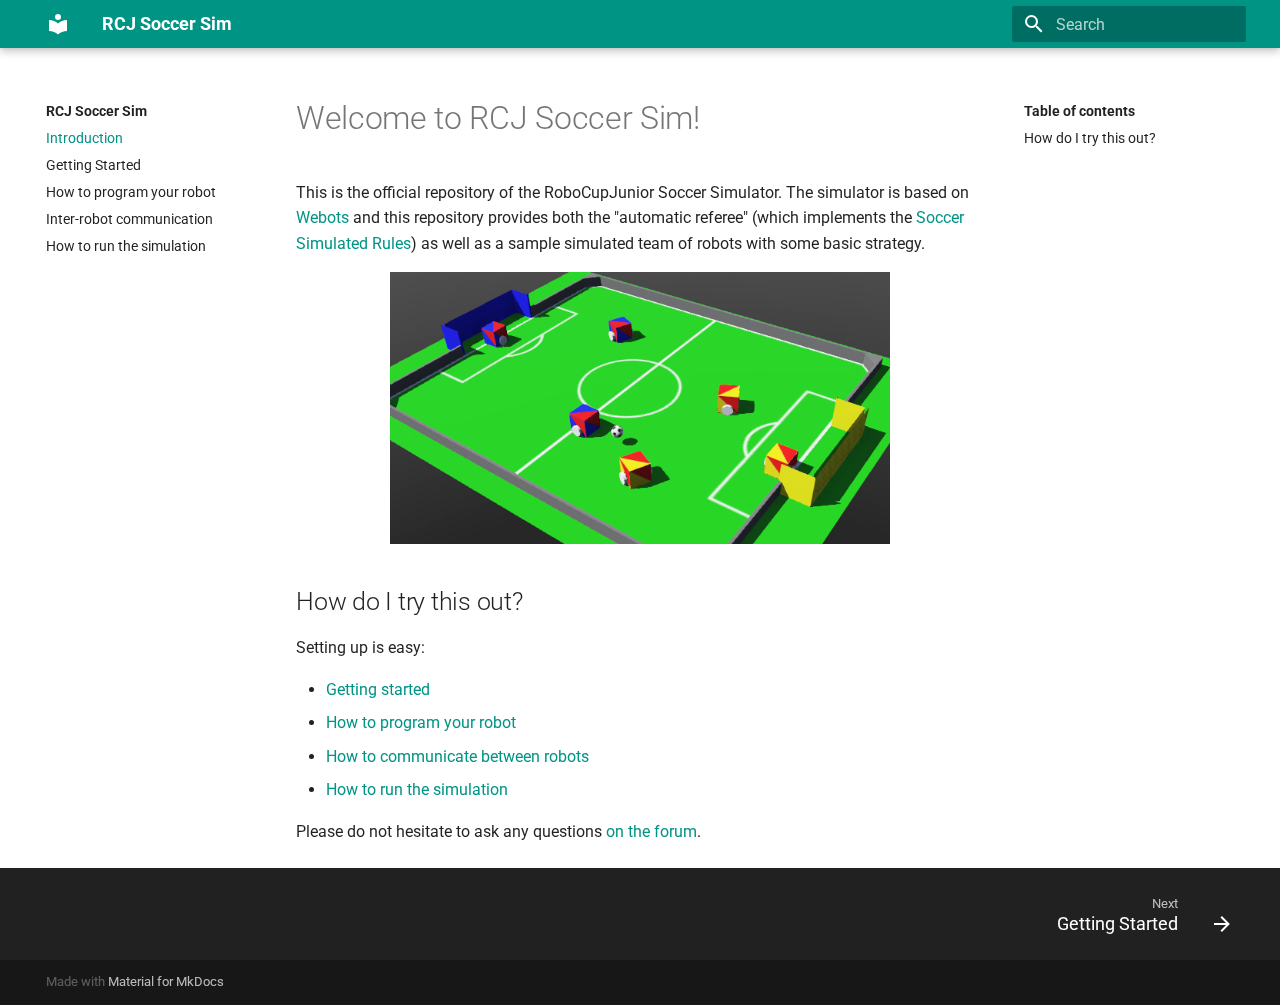
<file: index.html>
<!doctype html>
<html lang="en" class="no-js">
  <head>
    
      <meta charset="utf-8">
      <meta name="viewport" content="width=device-width,initial-scale=1">
      
      
      
      <link rel="icon" href="assets/images/favicon.png">
      <meta name="generator" content="mkdocs-1.3.0, mkdocs-material-8.2.15">
    
    
      
        <title>RCJ Soccer Sim</title>
      
    
    
      <link rel="stylesheet" href="assets/stylesheets/main.c382b1dc.min.css">
      
        
        <link rel="stylesheet" href="assets/stylesheets/palette.cc9b2e1e.min.css">
        
          
          
          <meta name="theme-color" content="#009485">
        
      
    
    
    
      
        
        
        <link rel="preconnect" href="https://fonts.gstatic.com" crossorigin>
        <link rel="stylesheet" href="https://fonts.googleapis.com/css?family=Roboto:300,300i,400,400i,700,700i%7CRoboto+Mono:400,400i,700,700i&display=fallback">
        <style>:root{--md-text-font:"Roboto";--md-code-font:"Roboto Mono"}</style>
      
    
    
    <script>__md_scope=new URL(".",location),__md_get=(e,_=localStorage,t=__md_scope)=>JSON.parse(_.getItem(t.pathname+"."+e)),__md_set=(e,_,t=localStorage,a=__md_scope)=>{try{t.setItem(a.pathname+"."+e,JSON.stringify(_))}catch(e){}}</script>
    
      

    
    
  </head>
  
  
    
    
    
    
    
    <body dir="ltr" data-md-color-scheme="" data-md-color-primary="teal" data-md-color-accent="">
  
    
    
    <input class="md-toggle" data-md-toggle="drawer" type="checkbox" id="__drawer" autocomplete="off">
    <input class="md-toggle" data-md-toggle="search" type="checkbox" id="__search" autocomplete="off">
    <label class="md-overlay" for="__drawer"></label>
    <div data-md-component="skip">
      
        
        <a href="#welcome-to-rcj-soccer-sim" class="md-skip">
          Skip to content
        </a>
      
    </div>
    <div data-md-component="announce">
      
    </div>
    
    
      

<header class="md-header" data-md-component="header">
  <nav class="md-header__inner md-grid" aria-label="Header">
    <a href="." title="RCJ Soccer Sim" class="md-header__button md-logo" aria-label="RCJ Soccer Sim" data-md-component="logo">
      
  
  <svg xmlns="http://www.w3.org/2000/svg" viewBox="0 0 24 24"><path d="M12 8a3 3 0 0 0 3-3 3 3 0 0 0-3-3 3 3 0 0 0-3 3 3 3 0 0 0 3 3m0 3.54C9.64 9.35 6.5 8 3 8v11c3.5 0 6.64 1.35 9 3.54 2.36-2.19 5.5-3.54 9-3.54V8c-3.5 0-6.64 1.35-9 3.54Z"/></svg>

    </a>
    <label class="md-header__button md-icon" for="__drawer">
      <svg xmlns="http://www.w3.org/2000/svg" viewBox="0 0 24 24"><path d="M3 6h18v2H3V6m0 5h18v2H3v-2m0 5h18v2H3v-2Z"/></svg>
    </label>
    <div class="md-header__title" data-md-component="header-title">
      <div class="md-header__ellipsis">
        <div class="md-header__topic">
          <span class="md-ellipsis">
            RCJ Soccer Sim
          </span>
        </div>
        <div class="md-header__topic" data-md-component="header-topic">
          <span class="md-ellipsis">
            
              Introduction
            
          </span>
        </div>
      </div>
    </div>
    
    
    
      <label class="md-header__button md-icon" for="__search">
        <svg xmlns="http://www.w3.org/2000/svg" viewBox="0 0 24 24"><path d="M9.5 3A6.5 6.5 0 0 1 16 9.5c0 1.61-.59 3.09-1.56 4.23l.27.27h.79l5 5-1.5 1.5-5-5v-.79l-.27-.27A6.516 6.516 0 0 1 9.5 16 6.5 6.5 0 0 1 3 9.5 6.5 6.5 0 0 1 9.5 3m0 2C7 5 5 7 5 9.5S7 14 9.5 14 14 12 14 9.5 12 5 9.5 5Z"/></svg>
      </label>
      <div class="md-search" data-md-component="search" role="dialog">
  <label class="md-search__overlay" for="__search"></label>
  <div class="md-search__inner" role="search">
    <form class="md-search__form" name="search">
      <input type="text" class="md-search__input" name="query" aria-label="Search" placeholder="Search" autocapitalize="off" autocorrect="off" autocomplete="off" spellcheck="false" data-md-component="search-query" required>
      <label class="md-search__icon md-icon" for="__search">
        <svg xmlns="http://www.w3.org/2000/svg" viewBox="0 0 24 24"><path d="M9.5 3A6.5 6.5 0 0 1 16 9.5c0 1.61-.59 3.09-1.56 4.23l.27.27h.79l5 5-1.5 1.5-5-5v-.79l-.27-.27A6.516 6.516 0 0 1 9.5 16 6.5 6.5 0 0 1 3 9.5 6.5 6.5 0 0 1 9.5 3m0 2C7 5 5 7 5 9.5S7 14 9.5 14 14 12 14 9.5 12 5 9.5 5Z"/></svg>
        <svg xmlns="http://www.w3.org/2000/svg" viewBox="0 0 24 24"><path d="M20 11v2H8l5.5 5.5-1.42 1.42L4.16 12l7.92-7.92L13.5 5.5 8 11h12Z"/></svg>
      </label>
      <nav class="md-search__options" aria-label="Search">
        
        <button type="reset" class="md-search__icon md-icon" aria-label="Clear" tabindex="-1">
          <svg xmlns="http://www.w3.org/2000/svg" viewBox="0 0 24 24"><path d="M19 6.41 17.59 5 12 10.59 6.41 5 5 6.41 10.59 12 5 17.59 6.41 19 12 13.41 17.59 19 19 17.59 13.41 12 19 6.41Z"/></svg>
        </button>
      </nav>
      
    </form>
    <div class="md-search__output">
      <div class="md-search__scrollwrap" data-md-scrollfix>
        <div class="md-search-result" data-md-component="search-result">
          <div class="md-search-result__meta">
            Initializing search
          </div>
          <ol class="md-search-result__list"></ol>
        </div>
      </div>
    </div>
  </div>
</div>
    
    
  </nav>
  
</header>
    
    <div class="md-container" data-md-component="container">
      
      
        
          
        
      
      <main class="md-main" data-md-component="main">
        <div class="md-main__inner md-grid">
          
            
              
              <div class="md-sidebar md-sidebar--primary" data-md-component="sidebar" data-md-type="navigation" >
                <div class="md-sidebar__scrollwrap">
                  <div class="md-sidebar__inner">
                    


<nav class="md-nav md-nav--primary" aria-label="Navigation" data-md-level="0">
  <label class="md-nav__title" for="__drawer">
    <a href="." title="RCJ Soccer Sim" class="md-nav__button md-logo" aria-label="RCJ Soccer Sim" data-md-component="logo">
      
  
  <svg xmlns="http://www.w3.org/2000/svg" viewBox="0 0 24 24"><path d="M12 8a3 3 0 0 0 3-3 3 3 0 0 0-3-3 3 3 0 0 0-3 3 3 3 0 0 0 3 3m0 3.54C9.64 9.35 6.5 8 3 8v11c3.5 0 6.64 1.35 9 3.54 2.36-2.19 5.5-3.54 9-3.54V8c-3.5 0-6.64 1.35-9 3.54Z"/></svg>

    </a>
    RCJ Soccer Sim
  </label>
  
  <ul class="md-nav__list" data-md-scrollfix>
    
      
      
      

  
  
    
  
  
    <li class="md-nav__item md-nav__item--active">
      
      <input class="md-nav__toggle md-toggle" data-md-toggle="toc" type="checkbox" id="__toc">
      
      
        
      
      
        <label class="md-nav__link md-nav__link--active" for="__toc">
          Introduction
          <span class="md-nav__icon md-icon"></span>
        </label>
      
      <a href="." class="md-nav__link md-nav__link--active">
        Introduction
      </a>
      
        

<nav class="md-nav md-nav--secondary" aria-label="Table of contents">
  
  
  
    
  
  
    <label class="md-nav__title" for="__toc">
      <span class="md-nav__icon md-icon"></span>
      Table of contents
    </label>
    <ul class="md-nav__list" data-md-component="toc" data-md-scrollfix>
      
        <li class="md-nav__item">
  <a href="#how-do-i-try-this-out" class="md-nav__link">
    How do I try this out?
  </a>
  
</li>
      
    </ul>
  
</nav>
      
    </li>
  

    
      
      
      

  
  
  
    <li class="md-nav__item">
      <a href="getting_started/" class="md-nav__link">
        Getting Started
      </a>
    </li>
  

    
      
      
      

  
  
  
    <li class="md-nav__item">
      <a href="how_to_robot/" class="md-nav__link">
        How to program your robot
      </a>
    </li>
  

    
      
      
      

  
  
  
    <li class="md-nav__item">
      <a href="communication_between_robots/" class="md-nav__link">
        Inter-robot communication
      </a>
    </li>
  

    
      
      
      

  
  
  
    <li class="md-nav__item">
      <a href="how_to_run_sim/" class="md-nav__link">
        How to run the simulation
      </a>
    </li>
  

    
  </ul>
</nav>
                  </div>
                </div>
              </div>
            
            
              
              <div class="md-sidebar md-sidebar--secondary" data-md-component="sidebar" data-md-type="toc" >
                <div class="md-sidebar__scrollwrap">
                  <div class="md-sidebar__inner">
                    

<nav class="md-nav md-nav--secondary" aria-label="Table of contents">
  
  
  
    
  
  
    <label class="md-nav__title" for="__toc">
      <span class="md-nav__icon md-icon"></span>
      Table of contents
    </label>
    <ul class="md-nav__list" data-md-component="toc" data-md-scrollfix>
      
        <li class="md-nav__item">
  <a href="#how-do-i-try-this-out" class="md-nav__link">
    How do I try this out?
  </a>
  
</li>
      
    </ul>
  
</nav>
                  </div>
                </div>
              </div>
            
          
          <div class="md-content" data-md-component="content">
            <article class="md-content__inner md-typeset">
              
                


<h1 id="welcome-to-rcj-soccer-sim">Welcome to RCJ Soccer Sim!</h1>
<p>This is the official repository of the RoboCupJunior Soccer Simulator. The
simulator is based on <a href="https://github.com/cyberbotics/webots">Webots</a> and this
repository provides both the "automatic referee" (which implements the <a href="https://github.com/RoboCupJuniorTC/soccer-rules-simulation">Soccer
Simulated Rules</a>)
as well as a sample simulated team of robots with some basic strategy.</p>
<!--![Screenshot of RCJ Soccer Sim](images/soccer_sim.png)-->
<!-- TODO figure out how to scale image in markdown. In the meantime, use html: -->
<p><img src="images/soccer_sim.png" style="width:500px; margin-left: auto; margin-right: auto; display:block;"/></p>
<h2 id="how-do-i-try-this-out">How do I try this out?</h2>
<p>Setting up is easy:</p>
<ul>
<li><a href="getting_started/">Getting started</a></li>
<li><a href="how_to_robot/">How to program your robot</a></li>
<li><a href="communication_between_robots/">How to communicate between robots</a></li>
<li><a href="how_to_run_sim/">How to run the simulation</a></li>
</ul>
<p>Please do not hesitate to ask any questions <a href="https://junior.forum.robocup.org/c/robocupjunior-soccer/5">on the forum</a>.</p>

              
            </article>
          </div>
        </div>
        
      </main>
      
        <footer class="md-footer">
  
    <nav class="md-footer__inner md-grid" aria-label="Footer">
      
      
        
        <a href="getting_started/" class="md-footer__link md-footer__link--next" aria-label="Next: Getting Started" rel="next">
          <div class="md-footer__title">
            <div class="md-ellipsis">
              <span class="md-footer__direction">
                Next
              </span>
              Getting Started
            </div>
          </div>
          <div class="md-footer__button md-icon">
            <svg xmlns="http://www.w3.org/2000/svg" viewBox="0 0 24 24"><path d="M4 11v2h12l-5.5 5.5 1.42 1.42L19.84 12l-7.92-7.92L10.5 5.5 16 11H4Z"/></svg>
          </div>
        </a>
      
    </nav>
  
  <div class="md-footer-meta md-typeset">
    <div class="md-footer-meta__inner md-grid">
      <div class="md-copyright">
  
  
    Made with
    <a href="https://squidfunk.github.io/mkdocs-material/" target="_blank" rel="noopener">
      Material for MkDocs
    </a>
  
</div>
      
    </div>
  </div>
</footer>
      
    </div>
    <div class="md-dialog" data-md-component="dialog">
      <div class="md-dialog__inner md-typeset"></div>
    </div>
    <script id="__config" type="application/json">{"base": ".", "features": [], "search": "assets/javascripts/workers/search.2a1c317c.min.js", "translations": {"clipboard.copied": "Copied to clipboard", "clipboard.copy": "Copy to clipboard", "search.config.lang": "en", "search.config.pipeline": "trimmer, stopWordFilter", "search.config.separator": "[\\s\\-]+", "search.placeholder": "Search", "search.result.more.one": "1 more on this page", "search.result.more.other": "# more on this page", "search.result.none": "No matching documents", "search.result.one": "1 matching document", "search.result.other": "# matching documents", "search.result.placeholder": "Type to start searching", "search.result.term.missing": "Missing", "select.version.title": "Select version"}}</script>
    
    
      <script src="assets/javascripts/bundle.a6c66575.min.js"></script>
      
    
  </body>
</html>
</file>
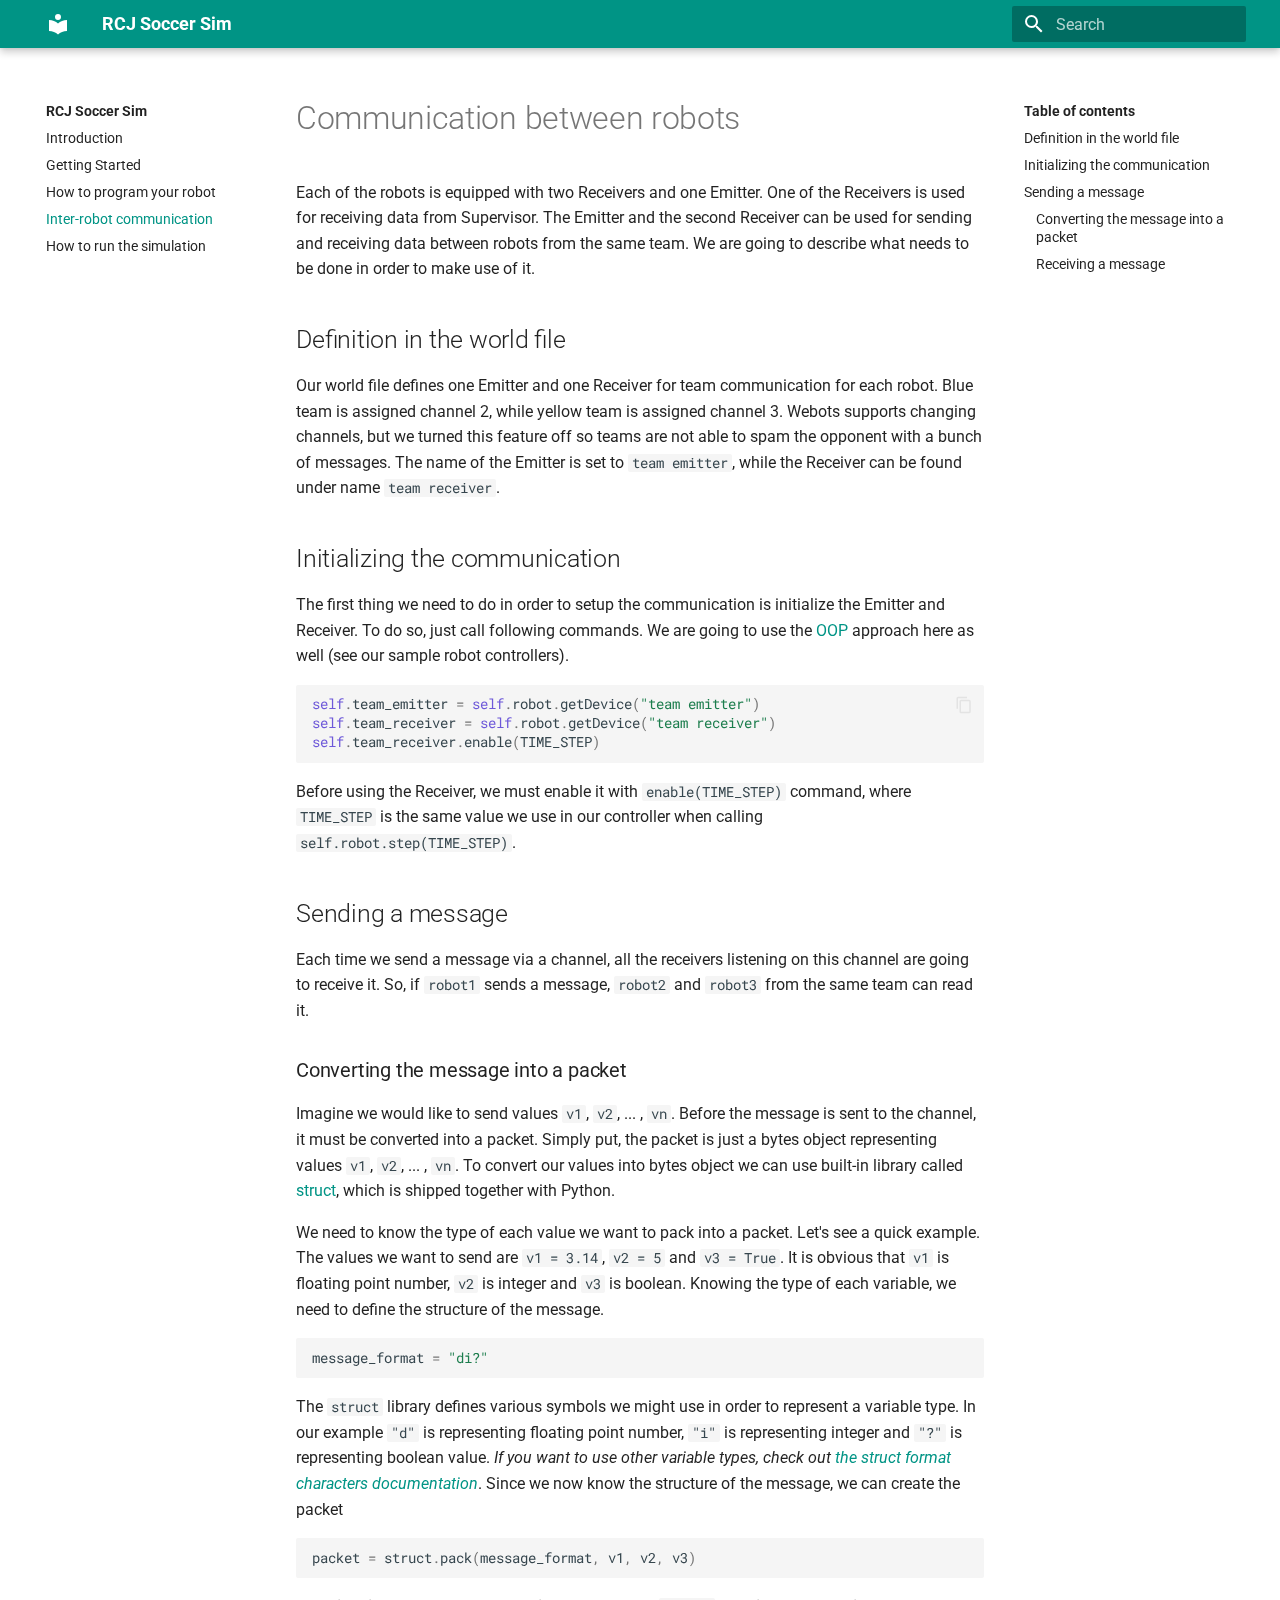
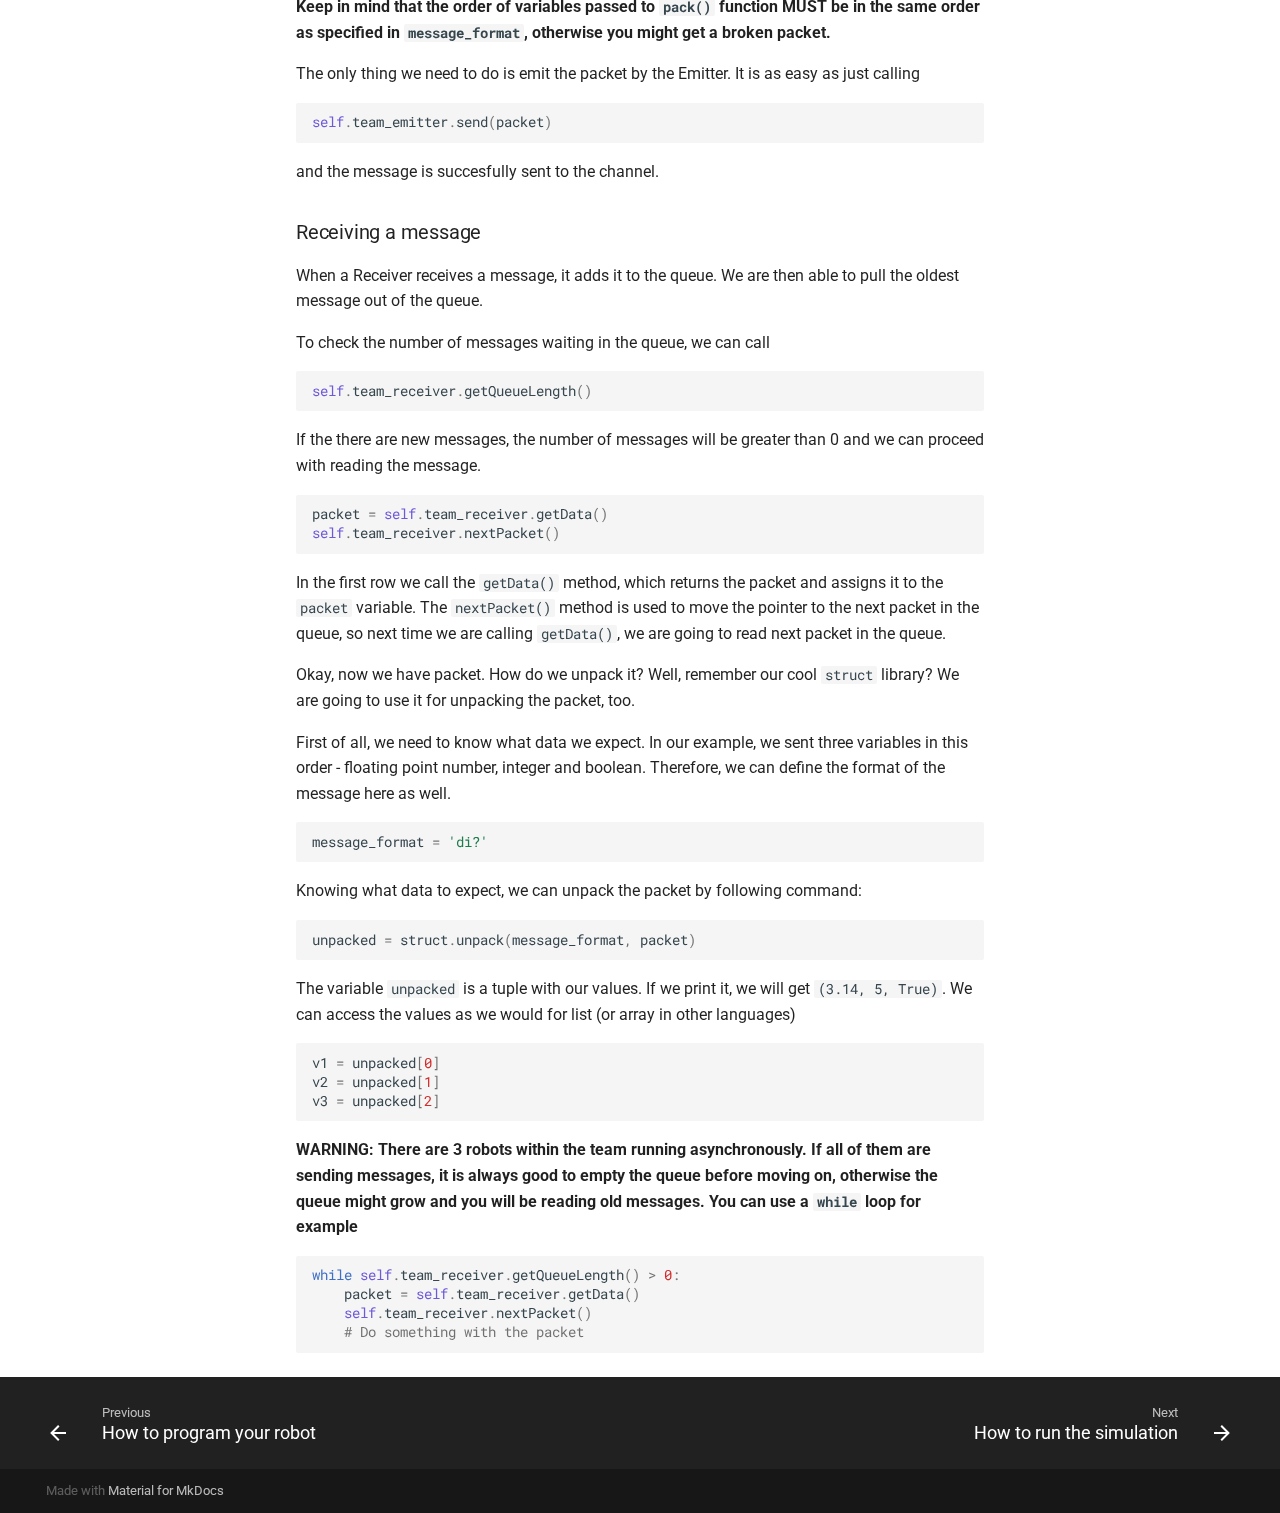
<file: communication_between_robots/index.html>
<!doctype html>
<html lang="en" class="no-js">
  <head>
    
      <meta charset="utf-8">
      <meta name="viewport" content="width=device-width,initial-scale=1">
      
      
      
      <link rel="icon" href="../assets/images/favicon.png">
      <meta name="generator" content="mkdocs-1.3.0, mkdocs-material-8.2.15">
    
    
      
        <title>Inter-robot communication - RCJ Soccer Sim</title>
      
    
    
      <link rel="stylesheet" href="../assets/stylesheets/main.c382b1dc.min.css">
      
        
        <link rel="stylesheet" href="../assets/stylesheets/palette.cc9b2e1e.min.css">
        
          
          
          <meta name="theme-color" content="#009485">
        
      
    
    
    
      
        
        
        <link rel="preconnect" href="https://fonts.gstatic.com" crossorigin>
        <link rel="stylesheet" href="https://fonts.googleapis.com/css?family=Roboto:300,300i,400,400i,700,700i%7CRoboto+Mono:400,400i,700,700i&display=fallback">
        <style>:root{--md-text-font:"Roboto";--md-code-font:"Roboto Mono"}</style>
      
    
    
    <script>__md_scope=new URL("..",location),__md_get=(e,_=localStorage,t=__md_scope)=>JSON.parse(_.getItem(t.pathname+"."+e)),__md_set=(e,_,t=localStorage,a=__md_scope)=>{try{t.setItem(a.pathname+"."+e,JSON.stringify(_))}catch(e){}}</script>
    
      

    
    
  </head>
  
  
    
    
    
    
    
    <body dir="ltr" data-md-color-scheme="" data-md-color-primary="teal" data-md-color-accent="">
  
    
    
    <input class="md-toggle" data-md-toggle="drawer" type="checkbox" id="__drawer" autocomplete="off">
    <input class="md-toggle" data-md-toggle="search" type="checkbox" id="__search" autocomplete="off">
    <label class="md-overlay" for="__drawer"></label>
    <div data-md-component="skip">
      
        
        <a href="#communication-between-robots" class="md-skip">
          Skip to content
        </a>
      
    </div>
    <div data-md-component="announce">
      
    </div>
    
    
      

<header class="md-header" data-md-component="header">
  <nav class="md-header__inner md-grid" aria-label="Header">
    <a href=".." title="RCJ Soccer Sim" class="md-header__button md-logo" aria-label="RCJ Soccer Sim" data-md-component="logo">
      
  
  <svg xmlns="http://www.w3.org/2000/svg" viewBox="0 0 24 24"><path d="M12 8a3 3 0 0 0 3-3 3 3 0 0 0-3-3 3 3 0 0 0-3 3 3 3 0 0 0 3 3m0 3.54C9.64 9.35 6.5 8 3 8v11c3.5 0 6.64 1.35 9 3.54 2.36-2.19 5.5-3.54 9-3.54V8c-3.5 0-6.64 1.35-9 3.54Z"/></svg>

    </a>
    <label class="md-header__button md-icon" for="__drawer">
      <svg xmlns="http://www.w3.org/2000/svg" viewBox="0 0 24 24"><path d="M3 6h18v2H3V6m0 5h18v2H3v-2m0 5h18v2H3v-2Z"/></svg>
    </label>
    <div class="md-header__title" data-md-component="header-title">
      <div class="md-header__ellipsis">
        <div class="md-header__topic">
          <span class="md-ellipsis">
            RCJ Soccer Sim
          </span>
        </div>
        <div class="md-header__topic" data-md-component="header-topic">
          <span class="md-ellipsis">
            
              Inter-robot communication
            
          </span>
        </div>
      </div>
    </div>
    
    
    
      <label class="md-header__button md-icon" for="__search">
        <svg xmlns="http://www.w3.org/2000/svg" viewBox="0 0 24 24"><path d="M9.5 3A6.5 6.5 0 0 1 16 9.5c0 1.61-.59 3.09-1.56 4.23l.27.27h.79l5 5-1.5 1.5-5-5v-.79l-.27-.27A6.516 6.516 0 0 1 9.5 16 6.5 6.5 0 0 1 3 9.5 6.5 6.5 0 0 1 9.5 3m0 2C7 5 5 7 5 9.5S7 14 9.5 14 14 12 14 9.5 12 5 9.5 5Z"/></svg>
      </label>
      <div class="md-search" data-md-component="search" role="dialog">
  <label class="md-search__overlay" for="__search"></label>
  <div class="md-search__inner" role="search">
    <form class="md-search__form" name="search">
      <input type="text" class="md-search__input" name="query" aria-label="Search" placeholder="Search" autocapitalize="off" autocorrect="off" autocomplete="off" spellcheck="false" data-md-component="search-query" required>
      <label class="md-search__icon md-icon" for="__search">
        <svg xmlns="http://www.w3.org/2000/svg" viewBox="0 0 24 24"><path d="M9.5 3A6.5 6.5 0 0 1 16 9.5c0 1.61-.59 3.09-1.56 4.23l.27.27h.79l5 5-1.5 1.5-5-5v-.79l-.27-.27A6.516 6.516 0 0 1 9.5 16 6.5 6.5 0 0 1 3 9.5 6.5 6.5 0 0 1 9.5 3m0 2C7 5 5 7 5 9.5S7 14 9.5 14 14 12 14 9.5 12 5 9.5 5Z"/></svg>
        <svg xmlns="http://www.w3.org/2000/svg" viewBox="0 0 24 24"><path d="M20 11v2H8l5.5 5.5-1.42 1.42L4.16 12l7.92-7.92L13.5 5.5 8 11h12Z"/></svg>
      </label>
      <nav class="md-search__options" aria-label="Search">
        
        <button type="reset" class="md-search__icon md-icon" aria-label="Clear" tabindex="-1">
          <svg xmlns="http://www.w3.org/2000/svg" viewBox="0 0 24 24"><path d="M19 6.41 17.59 5 12 10.59 6.41 5 5 6.41 10.59 12 5 17.59 6.41 19 12 13.41 17.59 19 19 17.59 13.41 12 19 6.41Z"/></svg>
        </button>
      </nav>
      
    </form>
    <div class="md-search__output">
      <div class="md-search__scrollwrap" data-md-scrollfix>
        <div class="md-search-result" data-md-component="search-result">
          <div class="md-search-result__meta">
            Initializing search
          </div>
          <ol class="md-search-result__list"></ol>
        </div>
      </div>
    </div>
  </div>
</div>
    
    
  </nav>
  
</header>
    
    <div class="md-container" data-md-component="container">
      
      
        
          
        
      
      <main class="md-main" data-md-component="main">
        <div class="md-main__inner md-grid">
          
            
              
              <div class="md-sidebar md-sidebar--primary" data-md-component="sidebar" data-md-type="navigation" >
                <div class="md-sidebar__scrollwrap">
                  <div class="md-sidebar__inner">
                    


<nav class="md-nav md-nav--primary" aria-label="Navigation" data-md-level="0">
  <label class="md-nav__title" for="__drawer">
    <a href=".." title="RCJ Soccer Sim" class="md-nav__button md-logo" aria-label="RCJ Soccer Sim" data-md-component="logo">
      
  
  <svg xmlns="http://www.w3.org/2000/svg" viewBox="0 0 24 24"><path d="M12 8a3 3 0 0 0 3-3 3 3 0 0 0-3-3 3 3 0 0 0-3 3 3 3 0 0 0 3 3m0 3.54C9.64 9.35 6.5 8 3 8v11c3.5 0 6.64 1.35 9 3.54 2.36-2.19 5.5-3.54 9-3.54V8c-3.5 0-6.64 1.35-9 3.54Z"/></svg>

    </a>
    RCJ Soccer Sim
  </label>
  
  <ul class="md-nav__list" data-md-scrollfix>
    
      
      
      

  
  
  
    <li class="md-nav__item">
      <a href=".." class="md-nav__link">
        Introduction
      </a>
    </li>
  

    
      
      
      

  
  
  
    <li class="md-nav__item">
      <a href="../getting_started/" class="md-nav__link">
        Getting Started
      </a>
    </li>
  

    
      
      
      

  
  
  
    <li class="md-nav__item">
      <a href="../how_to_robot/" class="md-nav__link">
        How to program your robot
      </a>
    </li>
  

    
      
      
      

  
  
    
  
  
    <li class="md-nav__item md-nav__item--active">
      
      <input class="md-nav__toggle md-toggle" data-md-toggle="toc" type="checkbox" id="__toc">
      
      
        
      
      
        <label class="md-nav__link md-nav__link--active" for="__toc">
          Inter-robot communication
          <span class="md-nav__icon md-icon"></span>
        </label>
      
      <a href="./" class="md-nav__link md-nav__link--active">
        Inter-robot communication
      </a>
      
        

<nav class="md-nav md-nav--secondary" aria-label="Table of contents">
  
  
  
    
  
  
    <label class="md-nav__title" for="__toc">
      <span class="md-nav__icon md-icon"></span>
      Table of contents
    </label>
    <ul class="md-nav__list" data-md-component="toc" data-md-scrollfix>
      
        <li class="md-nav__item">
  <a href="#definition-in-the-world-file" class="md-nav__link">
    Definition in the world file
  </a>
  
</li>
      
        <li class="md-nav__item">
  <a href="#initializing-the-communication" class="md-nav__link">
    Initializing the communication
  </a>
  
</li>
      
        <li class="md-nav__item">
  <a href="#sending-a-message" class="md-nav__link">
    Sending a message
  </a>
  
    <nav class="md-nav" aria-label="Sending a message">
      <ul class="md-nav__list">
        
          <li class="md-nav__item">
  <a href="#converting-the-message-into-a-packet" class="md-nav__link">
    Converting the message into a packet
  </a>
  
</li>
        
          <li class="md-nav__item">
  <a href="#receiving-a-message" class="md-nav__link">
    Receiving a message
  </a>
  
</li>
        
      </ul>
    </nav>
  
</li>
      
    </ul>
  
</nav>
      
    </li>
  

    
      
      
      

  
  
  
    <li class="md-nav__item">
      <a href="../how_to_run_sim/" class="md-nav__link">
        How to run the simulation
      </a>
    </li>
  

    
  </ul>
</nav>
                  </div>
                </div>
              </div>
            
            
              
              <div class="md-sidebar md-sidebar--secondary" data-md-component="sidebar" data-md-type="toc" >
                <div class="md-sidebar__scrollwrap">
                  <div class="md-sidebar__inner">
                    

<nav class="md-nav md-nav--secondary" aria-label="Table of contents">
  
  
  
    
  
  
    <label class="md-nav__title" for="__toc">
      <span class="md-nav__icon md-icon"></span>
      Table of contents
    </label>
    <ul class="md-nav__list" data-md-component="toc" data-md-scrollfix>
      
        <li class="md-nav__item">
  <a href="#definition-in-the-world-file" class="md-nav__link">
    Definition in the world file
  </a>
  
</li>
      
        <li class="md-nav__item">
  <a href="#initializing-the-communication" class="md-nav__link">
    Initializing the communication
  </a>
  
</li>
      
        <li class="md-nav__item">
  <a href="#sending-a-message" class="md-nav__link">
    Sending a message
  </a>
  
    <nav class="md-nav" aria-label="Sending a message">
      <ul class="md-nav__list">
        
          <li class="md-nav__item">
  <a href="#converting-the-message-into-a-packet" class="md-nav__link">
    Converting the message into a packet
  </a>
  
</li>
        
          <li class="md-nav__item">
  <a href="#receiving-a-message" class="md-nav__link">
    Receiving a message
  </a>
  
</li>
        
      </ul>
    </nav>
  
</li>
      
    </ul>
  
</nav>
                  </div>
                </div>
              </div>
            
          
          <div class="md-content" data-md-component="content">
            <article class="md-content__inner md-typeset">
              
                


<h1 id="communication-between-robots">Communication between robots</h1>
<p>Each of the robots is equipped with two Receivers and one Emitter. One of the
Receivers is used for receiving data from Supervisor. The Emitter and the second
Receiver can be used for sending and receiving data between robots from the
same team. We are going to describe what needs to be done in order to make use of it.</p>
<h2 id="definition-in-the-world-file">Definition in the world file</h2>
<p>Our world file defines one Emitter and one Receiver for team communication for
each robot. Blue team is assigned channel 2, while yellow team is assigned
channel 3. Webots supports changing channels, but we turned this feature off so teams
are not able to spam the opponent with a bunch of messages.
The name of the Emitter is set to <code>team emitter</code>, while the Receiver can be found
under name <code>team receiver</code>.</p>
<h2 id="initializing-the-communication">Initializing the communication</h2>
<p>The first thing we need to do in order to setup the communication is initialize
the Emitter and Receiver. To do so, just call following commands. We are going to use
the <a href="https://en.wikipedia.org/wiki/Object-oriented_programming">OOP</a> approach here as well (see our sample robot controllers).</p>
<div class="highlight"><pre><span></span><code><span class="bp">self</span><span class="o">.</span><span class="n">team_emitter</span> <span class="o">=</span> <span class="bp">self</span><span class="o">.</span><span class="n">robot</span><span class="o">.</span><span class="n">getDevice</span><span class="p">(</span><span class="s2">&quot;team emitter&quot;</span><span class="p">)</span>
<span class="bp">self</span><span class="o">.</span><span class="n">team_receiver</span> <span class="o">=</span> <span class="bp">self</span><span class="o">.</span><span class="n">robot</span><span class="o">.</span><span class="n">getDevice</span><span class="p">(</span><span class="s2">&quot;team receiver&quot;</span><span class="p">)</span>
<span class="bp">self</span><span class="o">.</span><span class="n">team_receiver</span><span class="o">.</span><span class="n">enable</span><span class="p">(</span><span class="n">TIME_STEP</span><span class="p">)</span>
</code></pre></div>
<p>Before using the Receiver, we must enable it with <code>enable(TIME_STEP)</code> command,
where <code>TIME_STEP</code> is the same value we use in our controller when calling
<code>self.robot.step(TIME_STEP)</code>.</p>
<h2 id="sending-a-message">Sending a message</h2>
<p>Each time we send a message via a channel, all the receivers listening on
this channel are going to receive it. So, if <code>robot1</code> sends a message,
<code>robot2</code> and <code>robot3</code> from the same team can read it.</p>
<h3 id="converting-the-message-into-a-packet">Converting the message into a packet</h3>
<p>Imagine we would like to send values <code>v1</code>, <code>v2</code>, ... , <code>vn</code>.
Before the message is sent to the channel, it must be converted into a packet.
Simply put, the packet is just a bytes object representing values <code>v1</code>, <code>v2</code>, ... , <code>vn</code>.
To convert our values into bytes object we can use built-in library
called <a href="https://docs.python.org/3/library/struct.html">struct</a>, which is
shipped together with Python.</p>
<p>We need to know the type of each value we want to pack into a packet. Let's see a
quick example. The values we want to send are <code>v1 = 3.14</code>, <code>v2 = 5</code> and <code>v3 = True</code>.
It is obvious that <code>v1</code> is floating point number, <code>v2</code> is integer and <code>v3</code>
is boolean. Knowing the type of each variable, we need to define the
structure of the message.</p>
<div class="highlight"><pre><span></span><code><span class="n">message_format</span> <span class="o">=</span> <span class="s2">&quot;di?&quot;</span>
</code></pre></div>
<p>The <code>struct</code> library defines various symbols we might use in order to represent
a variable type. In our example <code>"d"</code> is representing floating point number,
<code>"i"</code> is representing integer and <code>"?"</code> is representing boolean value.
<em>If you want to use other variable types, check out
<a href="https://docs.python.org/3/library/struct.html#format-characters">the struct format characters documentation</a></em>.
Since we now know the structure of the message, we can create the packet</p>
<div class="highlight"><pre><span></span><code><span class="n">packet</span> <span class="o">=</span> <span class="n">struct</span><span class="o">.</span><span class="n">pack</span><span class="p">(</span><span class="n">message_format</span><span class="p">,</span> <span class="n">v1</span><span class="p">,</span> <span class="n">v2</span><span class="p">,</span> <span class="n">v3</span><span class="p">)</span>
</code></pre></div>
<p><strong>Keep in mind that the order of variables passed to <code>pack()</code> function MUST be
in the same order as specified in <code>message_format</code>, otherwise you might get
a broken packet.</strong></p>
<p>The only thing we need to do is emit the packet by the Emitter. It is as easy
as just calling </p>
<div class="highlight"><pre><span></span><code><span class="bp">self</span><span class="o">.</span><span class="n">team_emitter</span><span class="o">.</span><span class="n">send</span><span class="p">(</span><span class="n">packet</span><span class="p">)</span>
</code></pre></div>
<p>and the message is succesfully sent to the channel.</p>
<h3 id="receiving-a-message">Receiving a message</h3>
<p>When a Receiver receives a message, it adds it to the queue. We are then
able to pull the oldest message out of the queue.</p>
<p>To check the number of messages waiting in the queue, we can call</p>
<div class="highlight"><pre><span></span><code><span class="bp">self</span><span class="o">.</span><span class="n">team_receiver</span><span class="o">.</span><span class="n">getQueueLength</span><span class="p">()</span>
</code></pre></div>
<p>If the there are new messages, the number of messages will be greater than 0 and
we can proceed with reading the message.</p>
<div class="highlight"><pre><span></span><code><span class="n">packet</span> <span class="o">=</span> <span class="bp">self</span><span class="o">.</span><span class="n">team_receiver</span><span class="o">.</span><span class="n">getData</span><span class="p">()</span>
<span class="bp">self</span><span class="o">.</span><span class="n">team_receiver</span><span class="o">.</span><span class="n">nextPacket</span><span class="p">()</span>
</code></pre></div>
<p>In the first row we call the <code>getData()</code> method, which returns the packet and assigns
it to the <code>packet</code> variable. The <code>nextPacket()</code> method is used to move the pointer
to the next packet in the queue, so next time we are calling <code>getData()</code>, we are going
to read next packet in the queue.</p>
<p>Okay, now we have packet. How do we unpack it? Well, remember our cool <code>struct</code>
library? We are going to use it for unpacking the packet, too.</p>
<p>First of all, we need to know what data we expect. In our example, we sent
three variables in this order - floating point number, integer and boolean. Therefore,
we can define the format of the message here as well.</p>
<div class="highlight"><pre><span></span><code><span class="n">message_format</span> <span class="o">=</span> <span class="s1">&#39;di?&#39;</span>
</code></pre></div>
<p>Knowing what data to expect, we can unpack the packet by following command:</p>
<div class="highlight"><pre><span></span><code><span class="n">unpacked</span> <span class="o">=</span> <span class="n">struct</span><span class="o">.</span><span class="n">unpack</span><span class="p">(</span><span class="n">message_format</span><span class="p">,</span> <span class="n">packet</span><span class="p">)</span>
</code></pre></div>
<p>The variable <code>unpacked</code> is a tuple with our values. If we print it, we will get
<code>(3.14, 5, True)</code>. We can access the values as we would for list
(or array in other languages)</p>
<div class="highlight"><pre><span></span><code><span class="n">v1</span> <span class="o">=</span> <span class="n">unpacked</span><span class="p">[</span><span class="mi">0</span><span class="p">]</span>
<span class="n">v2</span> <span class="o">=</span> <span class="n">unpacked</span><span class="p">[</span><span class="mi">1</span><span class="p">]</span>
<span class="n">v3</span> <span class="o">=</span> <span class="n">unpacked</span><span class="p">[</span><span class="mi">2</span><span class="p">]</span>
</code></pre></div>
<p><strong>WARNING: There are 3 robots within the team running asynchronously. If all of them
are sending messages, it is always good to empty the queue before moving on, otherwise
the queue might grow and you will be reading old messages. You can use
a <code>while</code> loop for example</strong></p>
<div class="highlight"><pre><span></span><code><span class="k">while</span> <span class="bp">self</span><span class="o">.</span><span class="n">team_receiver</span><span class="o">.</span><span class="n">getQueueLength</span><span class="p">()</span> <span class="o">&gt;</span> <span class="mi">0</span><span class="p">:</span>
    <span class="n">packet</span> <span class="o">=</span> <span class="bp">self</span><span class="o">.</span><span class="n">team_receiver</span><span class="o">.</span><span class="n">getData</span><span class="p">()</span>
    <span class="bp">self</span><span class="o">.</span><span class="n">team_receiver</span><span class="o">.</span><span class="n">nextPacket</span><span class="p">()</span>
    <span class="c1"># Do something with the packet</span>
</code></pre></div>

              
            </article>
          </div>
        </div>
        
      </main>
      
        <footer class="md-footer">
  
    <nav class="md-footer__inner md-grid" aria-label="Footer">
      
        
        <a href="../how_to_robot/" class="md-footer__link md-footer__link--prev" aria-label="Previous: How to program your robot" rel="prev">
          <div class="md-footer__button md-icon">
            <svg xmlns="http://www.w3.org/2000/svg" viewBox="0 0 24 24"><path d="M20 11v2H8l5.5 5.5-1.42 1.42L4.16 12l7.92-7.92L13.5 5.5 8 11h12Z"/></svg>
          </div>
          <div class="md-footer__title">
            <div class="md-ellipsis">
              <span class="md-footer__direction">
                Previous
              </span>
              How to program your robot
            </div>
          </div>
        </a>
      
      
        
        <a href="../how_to_run_sim/" class="md-footer__link md-footer__link--next" aria-label="Next: How to run the simulation" rel="next">
          <div class="md-footer__title">
            <div class="md-ellipsis">
              <span class="md-footer__direction">
                Next
              </span>
              How to run the simulation
            </div>
          </div>
          <div class="md-footer__button md-icon">
            <svg xmlns="http://www.w3.org/2000/svg" viewBox="0 0 24 24"><path d="M4 11v2h12l-5.5 5.5 1.42 1.42L19.84 12l-7.92-7.92L10.5 5.5 16 11H4Z"/></svg>
          </div>
        </a>
      
    </nav>
  
  <div class="md-footer-meta md-typeset">
    <div class="md-footer-meta__inner md-grid">
      <div class="md-copyright">
  
  
    Made with
    <a href="https://squidfunk.github.io/mkdocs-material/" target="_blank" rel="noopener">
      Material for MkDocs
    </a>
  
</div>
      
    </div>
  </div>
</footer>
      
    </div>
    <div class="md-dialog" data-md-component="dialog">
      <div class="md-dialog__inner md-typeset"></div>
    </div>
    <script id="__config" type="application/json">{"base": "..", "features": [], "search": "../assets/javascripts/workers/search.2a1c317c.min.js", "translations": {"clipboard.copied": "Copied to clipboard", "clipboard.copy": "Copy to clipboard", "search.config.lang": "en", "search.config.pipeline": "trimmer, stopWordFilter", "search.config.separator": "[\\s\\-]+", "search.placeholder": "Search", "search.result.more.one": "1 more on this page", "search.result.more.other": "# more on this page", "search.result.none": "No matching documents", "search.result.one": "1 matching document", "search.result.other": "# matching documents", "search.result.placeholder": "Type to start searching", "search.result.term.missing": "Missing", "select.version.title": "Select version"}}</script>
    
    
      <script src="../assets/javascripts/bundle.a6c66575.min.js"></script>
      
    
  </body>
</html>
</file>
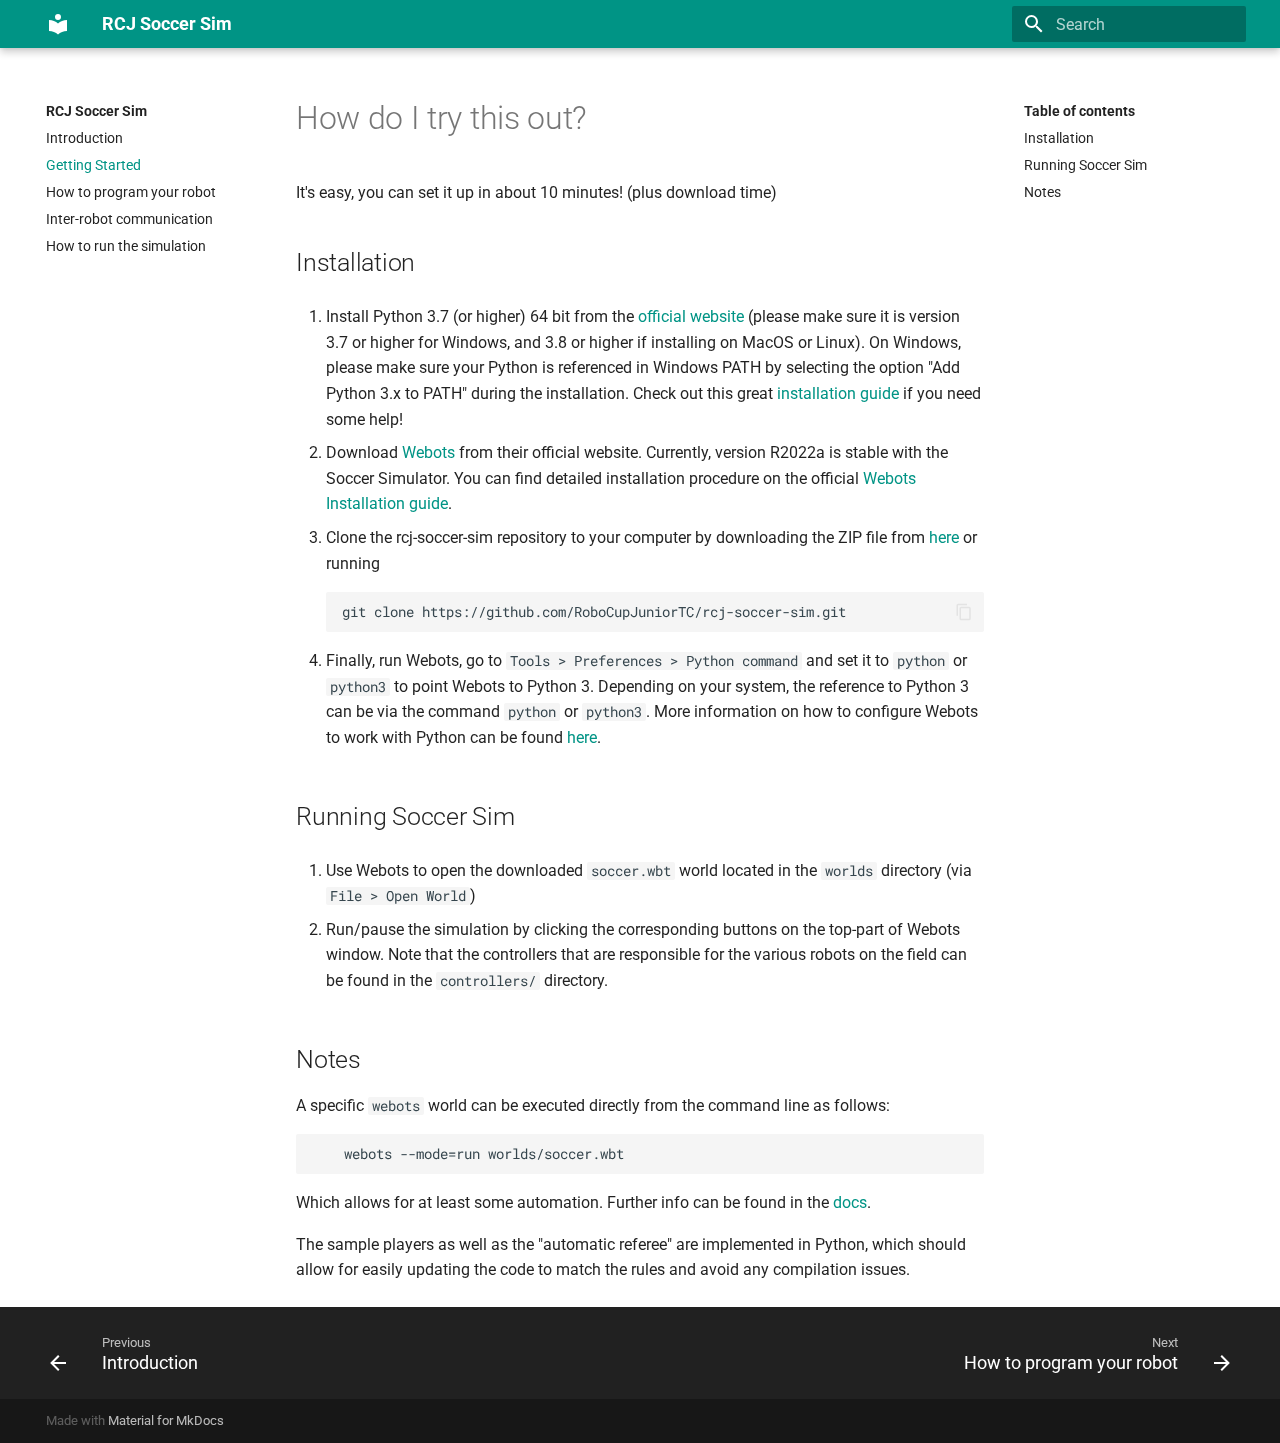
<file: getting_started/index.html>
<!doctype html>
<html lang="en" class="no-js">
  <head>
    
      <meta charset="utf-8">
      <meta name="viewport" content="width=device-width,initial-scale=1">
      
      
      
      <link rel="icon" href="../assets/images/favicon.png">
      <meta name="generator" content="mkdocs-1.3.0, mkdocs-material-8.2.15">
    
    
      
        <title>Getting Started - RCJ Soccer Sim</title>
      
    
    
      <link rel="stylesheet" href="../assets/stylesheets/main.c382b1dc.min.css">
      
        
        <link rel="stylesheet" href="../assets/stylesheets/palette.cc9b2e1e.min.css">
        
          
          
          <meta name="theme-color" content="#009485">
        
      
    
    
    
      
        
        
        <link rel="preconnect" href="https://fonts.gstatic.com" crossorigin>
        <link rel="stylesheet" href="https://fonts.googleapis.com/css?family=Roboto:300,300i,400,400i,700,700i%7CRoboto+Mono:400,400i,700,700i&display=fallback">
        <style>:root{--md-text-font:"Roboto";--md-code-font:"Roboto Mono"}</style>
      
    
    
    <script>__md_scope=new URL("..",location),__md_get=(e,_=localStorage,t=__md_scope)=>JSON.parse(_.getItem(t.pathname+"."+e)),__md_set=(e,_,t=localStorage,a=__md_scope)=>{try{t.setItem(a.pathname+"."+e,JSON.stringify(_))}catch(e){}}</script>
    
      

    
    
  </head>
  
  
    
    
    
    
    
    <body dir="ltr" data-md-color-scheme="" data-md-color-primary="teal" data-md-color-accent="">
  
    
    
    <input class="md-toggle" data-md-toggle="drawer" type="checkbox" id="__drawer" autocomplete="off">
    <input class="md-toggle" data-md-toggle="search" type="checkbox" id="__search" autocomplete="off">
    <label class="md-overlay" for="__drawer"></label>
    <div data-md-component="skip">
      
        
        <a href="#how-do-i-try-this-out" class="md-skip">
          Skip to content
        </a>
      
    </div>
    <div data-md-component="announce">
      
    </div>
    
    
      

<header class="md-header" data-md-component="header">
  <nav class="md-header__inner md-grid" aria-label="Header">
    <a href=".." title="RCJ Soccer Sim" class="md-header__button md-logo" aria-label="RCJ Soccer Sim" data-md-component="logo">
      
  
  <svg xmlns="http://www.w3.org/2000/svg" viewBox="0 0 24 24"><path d="M12 8a3 3 0 0 0 3-3 3 3 0 0 0-3-3 3 3 0 0 0-3 3 3 3 0 0 0 3 3m0 3.54C9.64 9.35 6.5 8 3 8v11c3.5 0 6.64 1.35 9 3.54 2.36-2.19 5.5-3.54 9-3.54V8c-3.5 0-6.64 1.35-9 3.54Z"/></svg>

    </a>
    <label class="md-header__button md-icon" for="__drawer">
      <svg xmlns="http://www.w3.org/2000/svg" viewBox="0 0 24 24"><path d="M3 6h18v2H3V6m0 5h18v2H3v-2m0 5h18v2H3v-2Z"/></svg>
    </label>
    <div class="md-header__title" data-md-component="header-title">
      <div class="md-header__ellipsis">
        <div class="md-header__topic">
          <span class="md-ellipsis">
            RCJ Soccer Sim
          </span>
        </div>
        <div class="md-header__topic" data-md-component="header-topic">
          <span class="md-ellipsis">
            
              Getting Started
            
          </span>
        </div>
      </div>
    </div>
    
    
    
      <label class="md-header__button md-icon" for="__search">
        <svg xmlns="http://www.w3.org/2000/svg" viewBox="0 0 24 24"><path d="M9.5 3A6.5 6.5 0 0 1 16 9.5c0 1.61-.59 3.09-1.56 4.23l.27.27h.79l5 5-1.5 1.5-5-5v-.79l-.27-.27A6.516 6.516 0 0 1 9.5 16 6.5 6.5 0 0 1 3 9.5 6.5 6.5 0 0 1 9.5 3m0 2C7 5 5 7 5 9.5S7 14 9.5 14 14 12 14 9.5 12 5 9.5 5Z"/></svg>
      </label>
      <div class="md-search" data-md-component="search" role="dialog">
  <label class="md-search__overlay" for="__search"></label>
  <div class="md-search__inner" role="search">
    <form class="md-search__form" name="search">
      <input type="text" class="md-search__input" name="query" aria-label="Search" placeholder="Search" autocapitalize="off" autocorrect="off" autocomplete="off" spellcheck="false" data-md-component="search-query" required>
      <label class="md-search__icon md-icon" for="__search">
        <svg xmlns="http://www.w3.org/2000/svg" viewBox="0 0 24 24"><path d="M9.5 3A6.5 6.5 0 0 1 16 9.5c0 1.61-.59 3.09-1.56 4.23l.27.27h.79l5 5-1.5 1.5-5-5v-.79l-.27-.27A6.516 6.516 0 0 1 9.5 16 6.5 6.5 0 0 1 3 9.5 6.5 6.5 0 0 1 9.5 3m0 2C7 5 5 7 5 9.5S7 14 9.5 14 14 12 14 9.5 12 5 9.5 5Z"/></svg>
        <svg xmlns="http://www.w3.org/2000/svg" viewBox="0 0 24 24"><path d="M20 11v2H8l5.5 5.5-1.42 1.42L4.16 12l7.92-7.92L13.5 5.5 8 11h12Z"/></svg>
      </label>
      <nav class="md-search__options" aria-label="Search">
        
        <button type="reset" class="md-search__icon md-icon" aria-label="Clear" tabindex="-1">
          <svg xmlns="http://www.w3.org/2000/svg" viewBox="0 0 24 24"><path d="M19 6.41 17.59 5 12 10.59 6.41 5 5 6.41 10.59 12 5 17.59 6.41 19 12 13.41 17.59 19 19 17.59 13.41 12 19 6.41Z"/></svg>
        </button>
      </nav>
      
    </form>
    <div class="md-search__output">
      <div class="md-search__scrollwrap" data-md-scrollfix>
        <div class="md-search-result" data-md-component="search-result">
          <div class="md-search-result__meta">
            Initializing search
          </div>
          <ol class="md-search-result__list"></ol>
        </div>
      </div>
    </div>
  </div>
</div>
    
    
  </nav>
  
</header>
    
    <div class="md-container" data-md-component="container">
      
      
        
          
        
      
      <main class="md-main" data-md-component="main">
        <div class="md-main__inner md-grid">
          
            
              
              <div class="md-sidebar md-sidebar--primary" data-md-component="sidebar" data-md-type="navigation" >
                <div class="md-sidebar__scrollwrap">
                  <div class="md-sidebar__inner">
                    


<nav class="md-nav md-nav--primary" aria-label="Navigation" data-md-level="0">
  <label class="md-nav__title" for="__drawer">
    <a href=".." title="RCJ Soccer Sim" class="md-nav__button md-logo" aria-label="RCJ Soccer Sim" data-md-component="logo">
      
  
  <svg xmlns="http://www.w3.org/2000/svg" viewBox="0 0 24 24"><path d="M12 8a3 3 0 0 0 3-3 3 3 0 0 0-3-3 3 3 0 0 0-3 3 3 3 0 0 0 3 3m0 3.54C9.64 9.35 6.5 8 3 8v11c3.5 0 6.64 1.35 9 3.54 2.36-2.19 5.5-3.54 9-3.54V8c-3.5 0-6.64 1.35-9 3.54Z"/></svg>

    </a>
    RCJ Soccer Sim
  </label>
  
  <ul class="md-nav__list" data-md-scrollfix>
    
      
      
      

  
  
  
    <li class="md-nav__item">
      <a href=".." class="md-nav__link">
        Introduction
      </a>
    </li>
  

    
      
      
      

  
  
    
  
  
    <li class="md-nav__item md-nav__item--active">
      
      <input class="md-nav__toggle md-toggle" data-md-toggle="toc" type="checkbox" id="__toc">
      
      
        
      
      
        <label class="md-nav__link md-nav__link--active" for="__toc">
          Getting Started
          <span class="md-nav__icon md-icon"></span>
        </label>
      
      <a href="./" class="md-nav__link md-nav__link--active">
        Getting Started
      </a>
      
        

<nav class="md-nav md-nav--secondary" aria-label="Table of contents">
  
  
  
    
  
  
    <label class="md-nav__title" for="__toc">
      <span class="md-nav__icon md-icon"></span>
      Table of contents
    </label>
    <ul class="md-nav__list" data-md-component="toc" data-md-scrollfix>
      
        <li class="md-nav__item">
  <a href="#installation" class="md-nav__link">
    Installation
  </a>
  
</li>
      
        <li class="md-nav__item">
  <a href="#running-soccer-sim" class="md-nav__link">
    Running Soccer Sim
  </a>
  
</li>
      
        <li class="md-nav__item">
  <a href="#notes" class="md-nav__link">
    Notes
  </a>
  
</li>
      
    </ul>
  
</nav>
      
    </li>
  

    
      
      
      

  
  
  
    <li class="md-nav__item">
      <a href="../how_to_robot/" class="md-nav__link">
        How to program your robot
      </a>
    </li>
  

    
      
      
      

  
  
  
    <li class="md-nav__item">
      <a href="../communication_between_robots/" class="md-nav__link">
        Inter-robot communication
      </a>
    </li>
  

    
      
      
      

  
  
  
    <li class="md-nav__item">
      <a href="../how_to_run_sim/" class="md-nav__link">
        How to run the simulation
      </a>
    </li>
  

    
  </ul>
</nav>
                  </div>
                </div>
              </div>
            
            
              
              <div class="md-sidebar md-sidebar--secondary" data-md-component="sidebar" data-md-type="toc" >
                <div class="md-sidebar__scrollwrap">
                  <div class="md-sidebar__inner">
                    

<nav class="md-nav md-nav--secondary" aria-label="Table of contents">
  
  
  
    
  
  
    <label class="md-nav__title" for="__toc">
      <span class="md-nav__icon md-icon"></span>
      Table of contents
    </label>
    <ul class="md-nav__list" data-md-component="toc" data-md-scrollfix>
      
        <li class="md-nav__item">
  <a href="#installation" class="md-nav__link">
    Installation
  </a>
  
</li>
      
        <li class="md-nav__item">
  <a href="#running-soccer-sim" class="md-nav__link">
    Running Soccer Sim
  </a>
  
</li>
      
        <li class="md-nav__item">
  <a href="#notes" class="md-nav__link">
    Notes
  </a>
  
</li>
      
    </ul>
  
</nav>
                  </div>
                </div>
              </div>
            
          
          <div class="md-content" data-md-component="content">
            <article class="md-content__inner md-typeset">
              
                


<h1 id="how-do-i-try-this-out">How do I try this out?</h1>
<p>It's easy, you can set it up in about 10 minutes!
(plus download time)</p>
<h2 id="installation">Installation</h2>
<ol>
<li>
<p>Install Python 3.7 (or higher) 64 bit from the <a href="https://www.python.org/downloads/">official website</a> (please make sure it is version 3.7 or higher for Windows, and 3.8 or higher if installing on MacOS or Linux). On Windows, please make sure your Python is referenced in Windows PATH by selecting the option "Add Python 3.x to PATH" during the installation. Check out this great <a href="https://realpython.com/installing-python/">installation guide</a> if you need some help!</p>
</li>
<li>
<p>Download <a href="https://www.cyberbotics.com/#download">Webots</a> from their official website. Currently, version R2022a is stable with the Soccer Simulator. You can find detailed installation procedure on the official <a href="https://cyberbotics.com/doc/guide/installation-procedure">Webots Installation guide</a>.</p>
</li>
<li>
<p>Clone the rcj-soccer-sim repository to your computer by downloading the ZIP file from <a href="https://github.com/RoboCupJuniorTC/rcj-soccer-sim/archive/master.zip">here</a> or running</p>
<div class="highlight"><pre><span></span><code>git clone https://github.com/RoboCupJuniorTC/rcj-soccer-sim.git
</code></pre></div>
</li>
<li>
<p>Finally, run Webots, go to <code>Tools &gt; Preferences &gt; Python command</code> and set it to <code>python</code> or <code>python3</code> to point Webots to Python 3. Depending on your system, the reference to Python 3 can be via the command <code>python</code> or <code>python3</code>. More information on how to configure Webots to work with Python can be found <a href="https://cyberbotics.com/doc/guide/using-python">here</a>.</p>
</li>
</ol>
<h2 id="running-soccer-sim">Running Soccer Sim</h2>
<ol>
<li>
<p>Use Webots to open the downloaded <code>soccer.wbt</code> world located in the <code>worlds</code>
   directory (via <code>File &gt; Open World</code>)</p>
</li>
<li>
<p>Run/pause the simulation by clicking the corresponding buttons on the top-part of Webots window. Note that the controllers that are responsible for the
   various robots on the field can be found in the <code>controllers/</code> directory.</p>
</li>
</ol>
<h2 id="notes">Notes</h2>
<p>A specific <code>webots</code> world can be executed directly from the command line as
follows:</p>
<div class="highlight"><pre><span></span><code>    webots --mode=run worlds/soccer.wbt
</code></pre></div>
<p>Which allows for at least some automation. Further info can be found in the
<a href="https://cyberbotics.com/doc/guide/starting-webots">docs</a>.</p>
<p>The sample players as well as the "automatic referee" are implemented in
Python, which should allow for easily updating the code to match the rules and
avoid any compilation issues.</p>

              
            </article>
          </div>
        </div>
        
      </main>
      
        <footer class="md-footer">
  
    <nav class="md-footer__inner md-grid" aria-label="Footer">
      
        
        <a href=".." class="md-footer__link md-footer__link--prev" aria-label="Previous: Introduction" rel="prev">
          <div class="md-footer__button md-icon">
            <svg xmlns="http://www.w3.org/2000/svg" viewBox="0 0 24 24"><path d="M20 11v2H8l5.5 5.5-1.42 1.42L4.16 12l7.92-7.92L13.5 5.5 8 11h12Z"/></svg>
          </div>
          <div class="md-footer__title">
            <div class="md-ellipsis">
              <span class="md-footer__direction">
                Previous
              </span>
              Introduction
            </div>
          </div>
        </a>
      
      
        
        <a href="../how_to_robot/" class="md-footer__link md-footer__link--next" aria-label="Next: How to program your robot" rel="next">
          <div class="md-footer__title">
            <div class="md-ellipsis">
              <span class="md-footer__direction">
                Next
              </span>
              How to program your robot
            </div>
          </div>
          <div class="md-footer__button md-icon">
            <svg xmlns="http://www.w3.org/2000/svg" viewBox="0 0 24 24"><path d="M4 11v2h12l-5.5 5.5 1.42 1.42L19.84 12l-7.92-7.92L10.5 5.5 16 11H4Z"/></svg>
          </div>
        </a>
      
    </nav>
  
  <div class="md-footer-meta md-typeset">
    <div class="md-footer-meta__inner md-grid">
      <div class="md-copyright">
  
  
    Made with
    <a href="https://squidfunk.github.io/mkdocs-material/" target="_blank" rel="noopener">
      Material for MkDocs
    </a>
  
</div>
      
    </div>
  </div>
</footer>
      
    </div>
    <div class="md-dialog" data-md-component="dialog">
      <div class="md-dialog__inner md-typeset"></div>
    </div>
    <script id="__config" type="application/json">{"base": "..", "features": [], "search": "../assets/javascripts/workers/search.2a1c317c.min.js", "translations": {"clipboard.copied": "Copied to clipboard", "clipboard.copy": "Copy to clipboard", "search.config.lang": "en", "search.config.pipeline": "trimmer, stopWordFilter", "search.config.separator": "[\\s\\-]+", "search.placeholder": "Search", "search.result.more.one": "1 more on this page", "search.result.more.other": "# more on this page", "search.result.none": "No matching documents", "search.result.one": "1 matching document", "search.result.other": "# matching documents", "search.result.placeholder": "Type to start searching", "search.result.term.missing": "Missing", "select.version.title": "Select version"}}</script>
    
    
      <script src="../assets/javascripts/bundle.a6c66575.min.js"></script>
      
    
  </body>
</html>
</file>
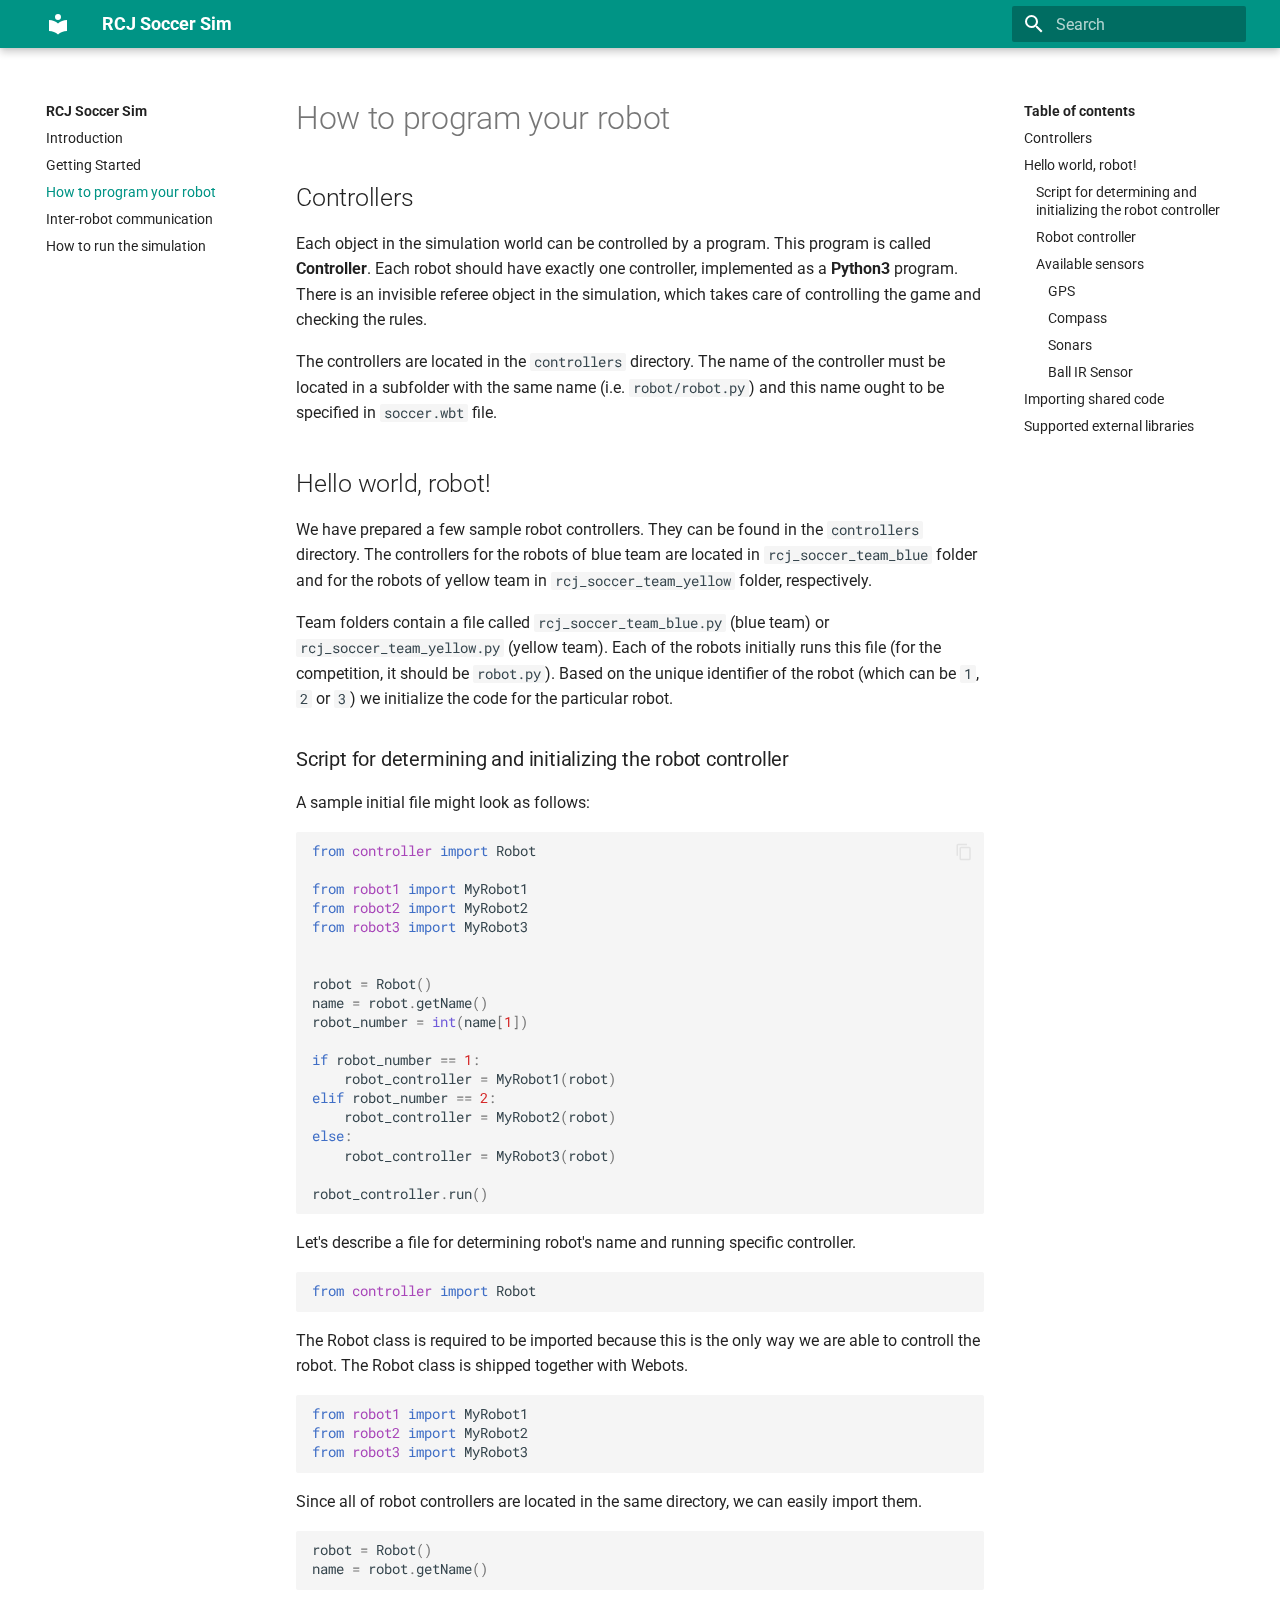
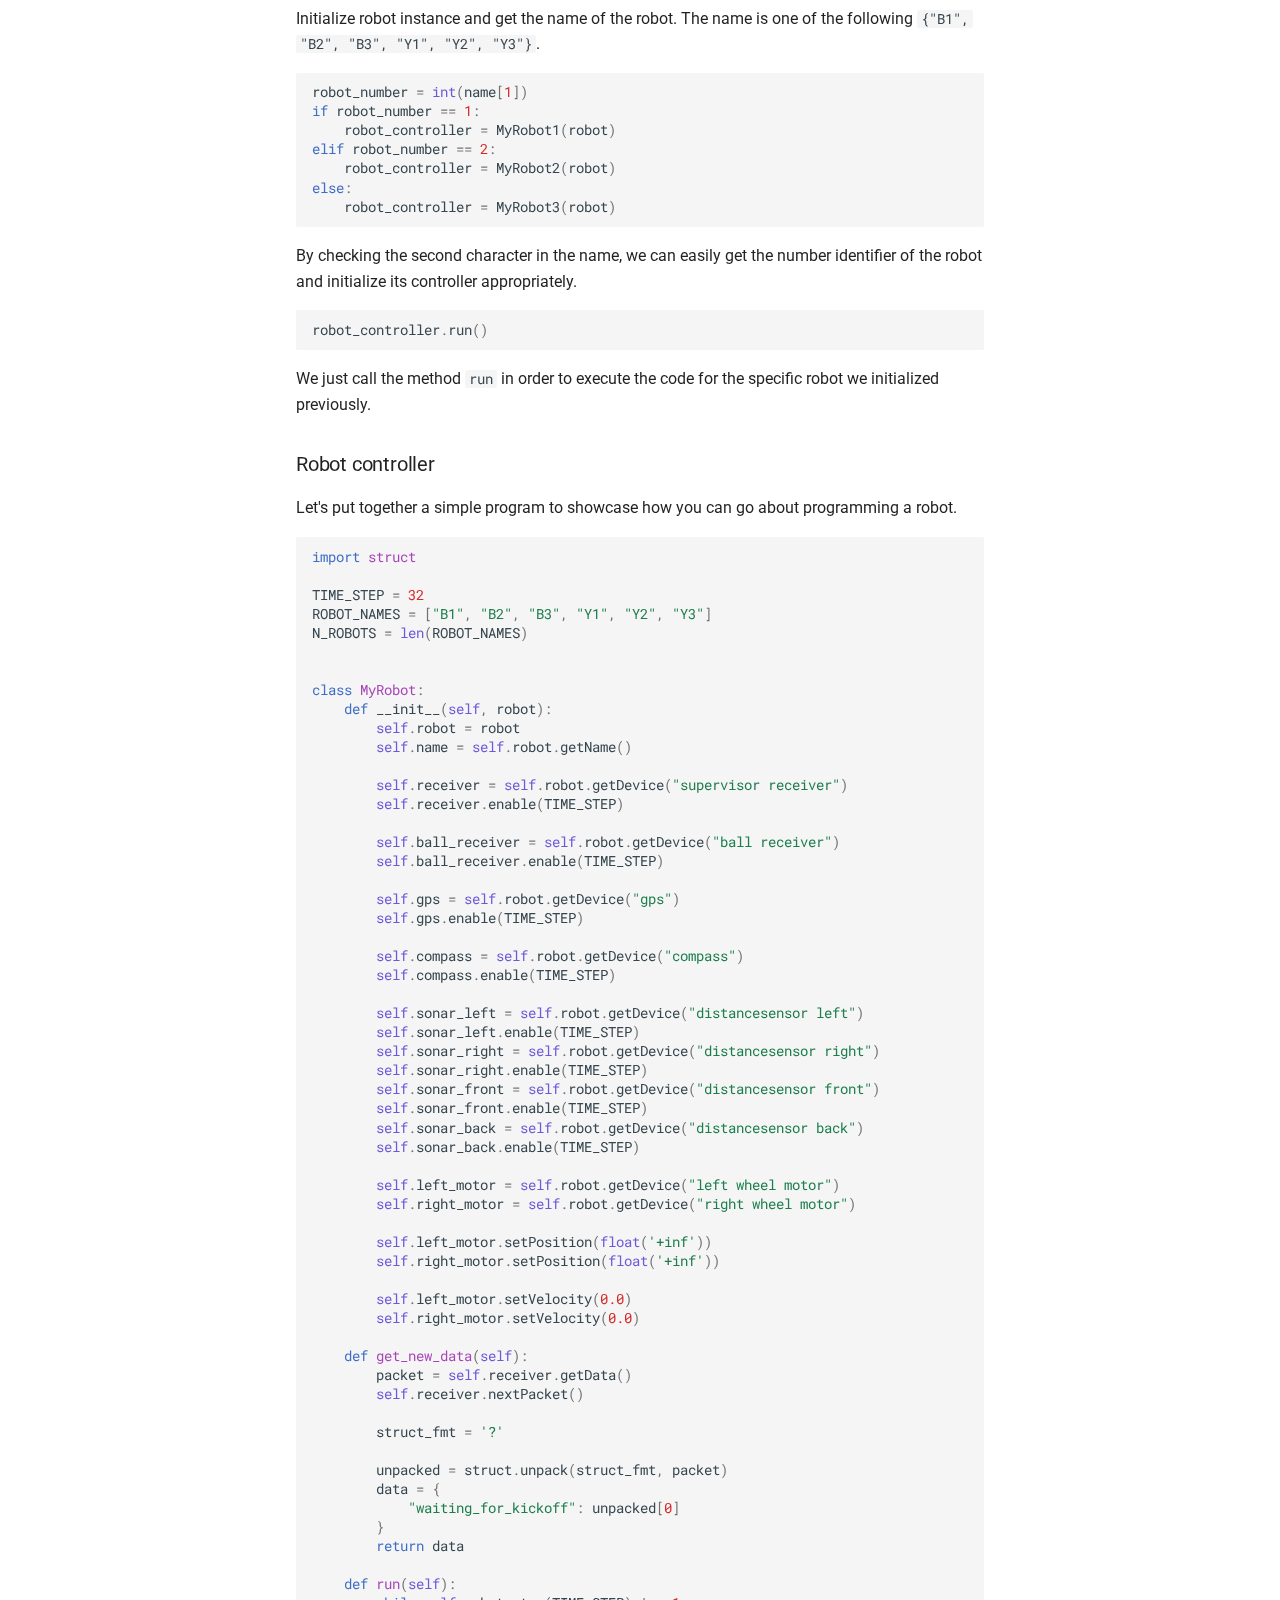
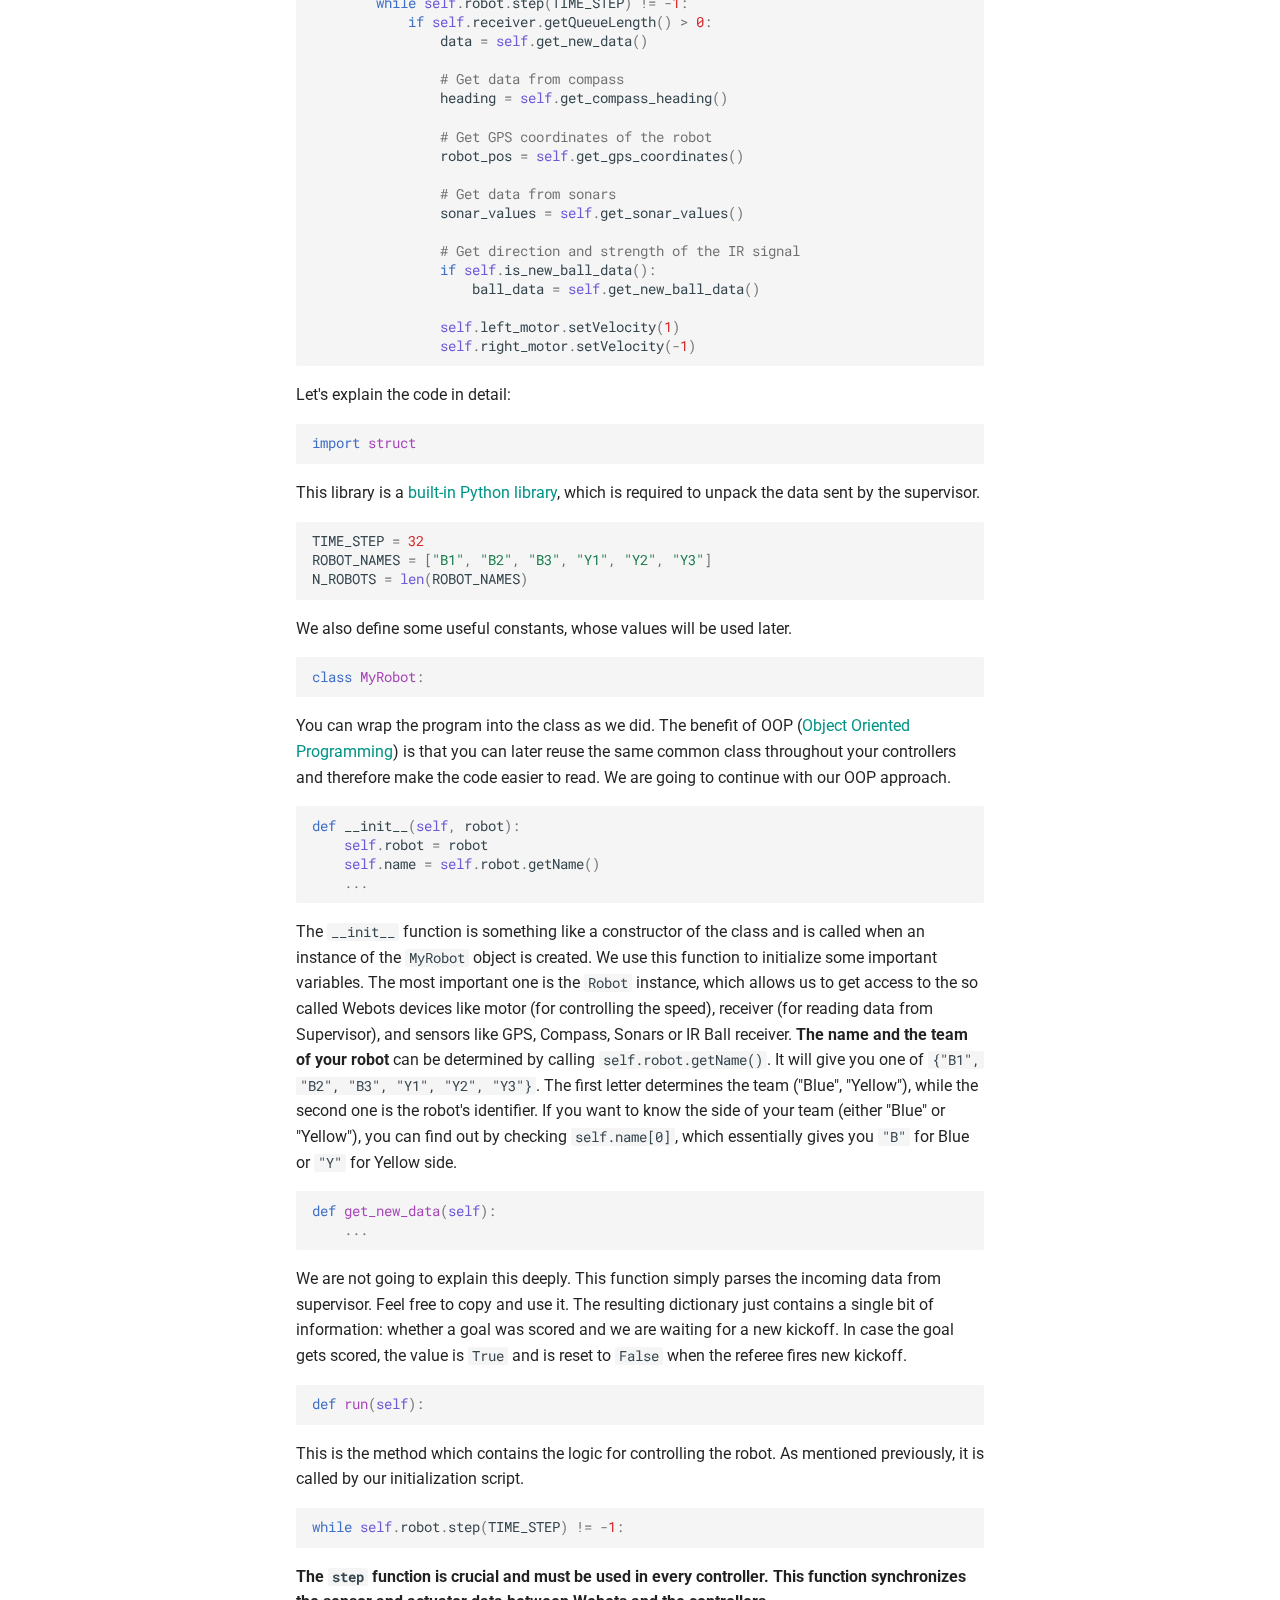
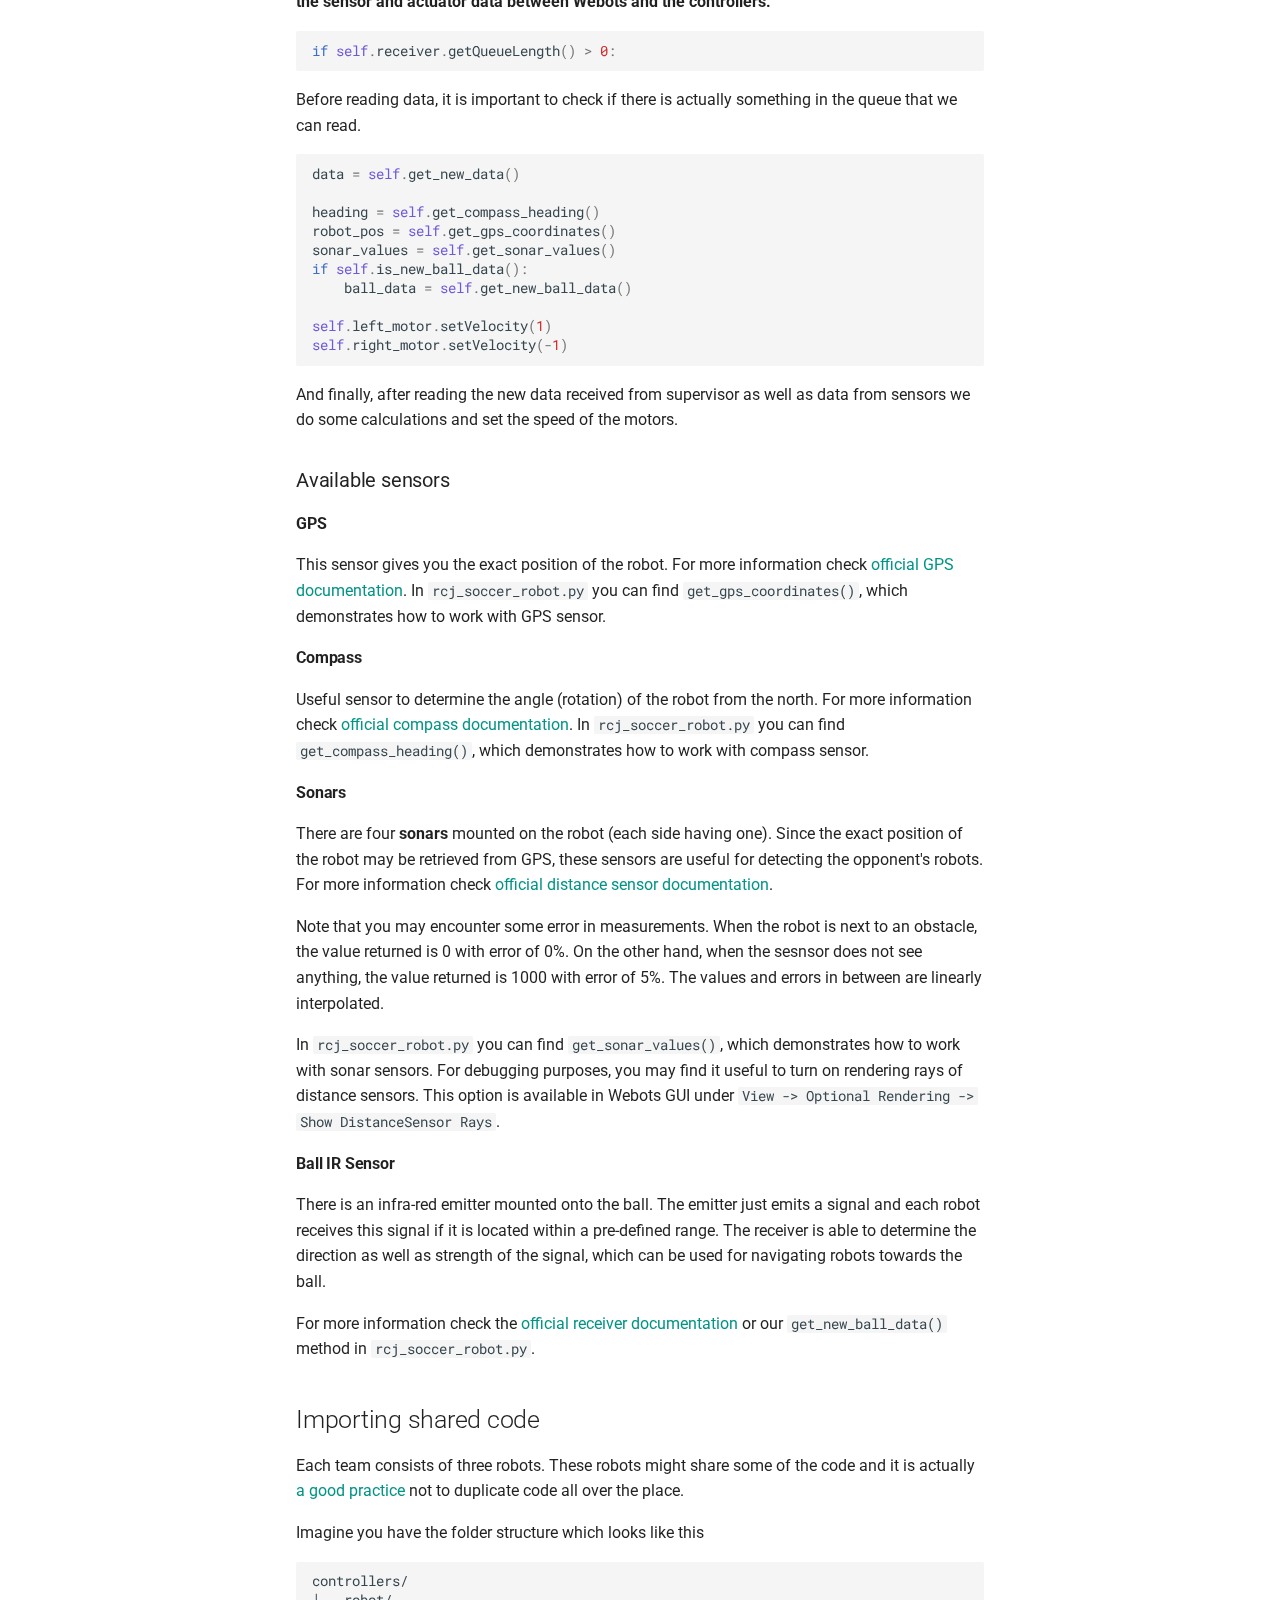
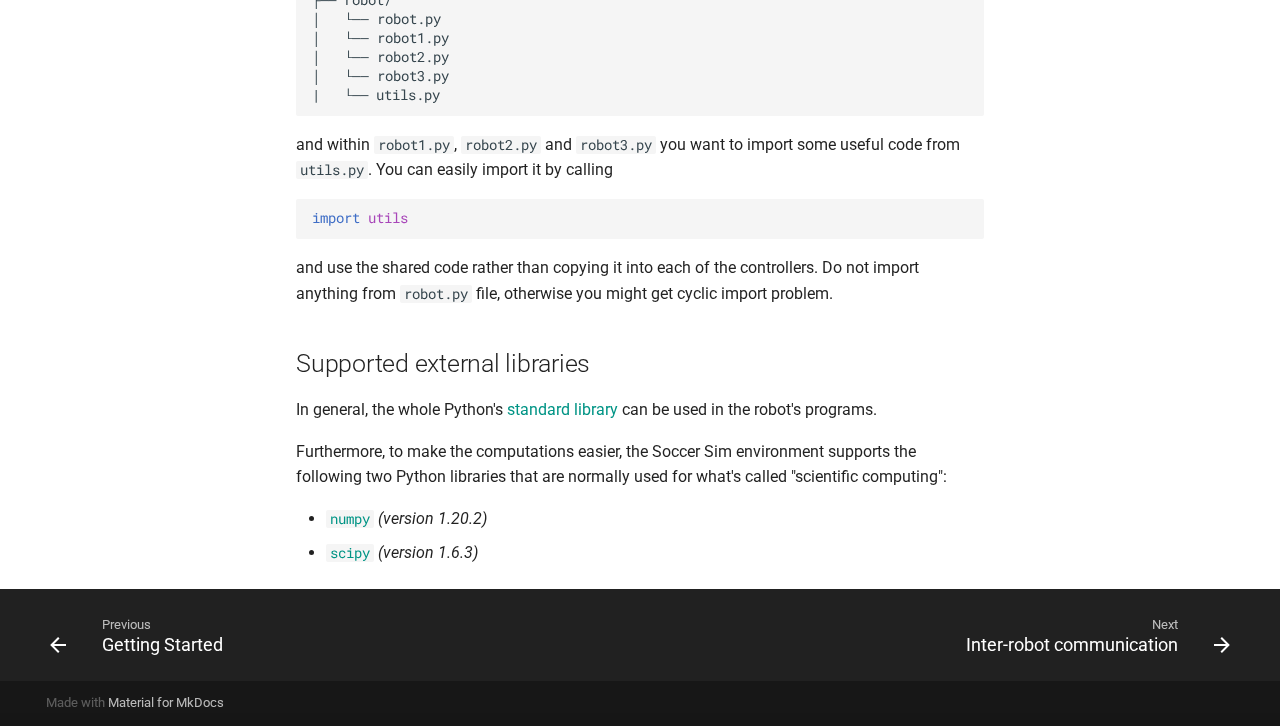
<file: how_to_robot/index.html>
<!doctype html>
<html lang="en" class="no-js">
  <head>
    
      <meta charset="utf-8">
      <meta name="viewport" content="width=device-width,initial-scale=1">
      
      
      
      <link rel="icon" href="../assets/images/favicon.png">
      <meta name="generator" content="mkdocs-1.3.0, mkdocs-material-8.2.15">
    
    
      
        <title>How to program your robot - RCJ Soccer Sim</title>
      
    
    
      <link rel="stylesheet" href="../assets/stylesheets/main.c382b1dc.min.css">
      
        
        <link rel="stylesheet" href="../assets/stylesheets/palette.cc9b2e1e.min.css">
        
          
          
          <meta name="theme-color" content="#009485">
        
      
    
    
    
      
        
        
        <link rel="preconnect" href="https://fonts.gstatic.com" crossorigin>
        <link rel="stylesheet" href="https://fonts.googleapis.com/css?family=Roboto:300,300i,400,400i,700,700i%7CRoboto+Mono:400,400i,700,700i&display=fallback">
        <style>:root{--md-text-font:"Roboto";--md-code-font:"Roboto Mono"}</style>
      
    
    
    <script>__md_scope=new URL("..",location),__md_get=(e,_=localStorage,t=__md_scope)=>JSON.parse(_.getItem(t.pathname+"."+e)),__md_set=(e,_,t=localStorage,a=__md_scope)=>{try{t.setItem(a.pathname+"."+e,JSON.stringify(_))}catch(e){}}</script>
    
      

    
    
  </head>
  
  
    
    
    
    
    
    <body dir="ltr" data-md-color-scheme="" data-md-color-primary="teal" data-md-color-accent="">
  
    
    
    <input class="md-toggle" data-md-toggle="drawer" type="checkbox" id="__drawer" autocomplete="off">
    <input class="md-toggle" data-md-toggle="search" type="checkbox" id="__search" autocomplete="off">
    <label class="md-overlay" for="__drawer"></label>
    <div data-md-component="skip">
      
        
        <a href="#how-to-program-your-robot" class="md-skip">
          Skip to content
        </a>
      
    </div>
    <div data-md-component="announce">
      
    </div>
    
    
      

<header class="md-header" data-md-component="header">
  <nav class="md-header__inner md-grid" aria-label="Header">
    <a href=".." title="RCJ Soccer Sim" class="md-header__button md-logo" aria-label="RCJ Soccer Sim" data-md-component="logo">
      
  
  <svg xmlns="http://www.w3.org/2000/svg" viewBox="0 0 24 24"><path d="M12 8a3 3 0 0 0 3-3 3 3 0 0 0-3-3 3 3 0 0 0-3 3 3 3 0 0 0 3 3m0 3.54C9.64 9.35 6.5 8 3 8v11c3.5 0 6.64 1.35 9 3.54 2.36-2.19 5.5-3.54 9-3.54V8c-3.5 0-6.64 1.35-9 3.54Z"/></svg>

    </a>
    <label class="md-header__button md-icon" for="__drawer">
      <svg xmlns="http://www.w3.org/2000/svg" viewBox="0 0 24 24"><path d="M3 6h18v2H3V6m0 5h18v2H3v-2m0 5h18v2H3v-2Z"/></svg>
    </label>
    <div class="md-header__title" data-md-component="header-title">
      <div class="md-header__ellipsis">
        <div class="md-header__topic">
          <span class="md-ellipsis">
            RCJ Soccer Sim
          </span>
        </div>
        <div class="md-header__topic" data-md-component="header-topic">
          <span class="md-ellipsis">
            
              How to program your robot
            
          </span>
        </div>
      </div>
    </div>
    
    
    
      <label class="md-header__button md-icon" for="__search">
        <svg xmlns="http://www.w3.org/2000/svg" viewBox="0 0 24 24"><path d="M9.5 3A6.5 6.5 0 0 1 16 9.5c0 1.61-.59 3.09-1.56 4.23l.27.27h.79l5 5-1.5 1.5-5-5v-.79l-.27-.27A6.516 6.516 0 0 1 9.5 16 6.5 6.5 0 0 1 3 9.5 6.5 6.5 0 0 1 9.5 3m0 2C7 5 5 7 5 9.5S7 14 9.5 14 14 12 14 9.5 12 5 9.5 5Z"/></svg>
      </label>
      <div class="md-search" data-md-component="search" role="dialog">
  <label class="md-search__overlay" for="__search"></label>
  <div class="md-search__inner" role="search">
    <form class="md-search__form" name="search">
      <input type="text" class="md-search__input" name="query" aria-label="Search" placeholder="Search" autocapitalize="off" autocorrect="off" autocomplete="off" spellcheck="false" data-md-component="search-query" required>
      <label class="md-search__icon md-icon" for="__search">
        <svg xmlns="http://www.w3.org/2000/svg" viewBox="0 0 24 24"><path d="M9.5 3A6.5 6.5 0 0 1 16 9.5c0 1.61-.59 3.09-1.56 4.23l.27.27h.79l5 5-1.5 1.5-5-5v-.79l-.27-.27A6.516 6.516 0 0 1 9.5 16 6.5 6.5 0 0 1 3 9.5 6.5 6.5 0 0 1 9.5 3m0 2C7 5 5 7 5 9.5S7 14 9.5 14 14 12 14 9.5 12 5 9.5 5Z"/></svg>
        <svg xmlns="http://www.w3.org/2000/svg" viewBox="0 0 24 24"><path d="M20 11v2H8l5.5 5.5-1.42 1.42L4.16 12l7.92-7.92L13.5 5.5 8 11h12Z"/></svg>
      </label>
      <nav class="md-search__options" aria-label="Search">
        
        <button type="reset" class="md-search__icon md-icon" aria-label="Clear" tabindex="-1">
          <svg xmlns="http://www.w3.org/2000/svg" viewBox="0 0 24 24"><path d="M19 6.41 17.59 5 12 10.59 6.41 5 5 6.41 10.59 12 5 17.59 6.41 19 12 13.41 17.59 19 19 17.59 13.41 12 19 6.41Z"/></svg>
        </button>
      </nav>
      
    </form>
    <div class="md-search__output">
      <div class="md-search__scrollwrap" data-md-scrollfix>
        <div class="md-search-result" data-md-component="search-result">
          <div class="md-search-result__meta">
            Initializing search
          </div>
          <ol class="md-search-result__list"></ol>
        </div>
      </div>
    </div>
  </div>
</div>
    
    
  </nav>
  
</header>
    
    <div class="md-container" data-md-component="container">
      
      
        
          
        
      
      <main class="md-main" data-md-component="main">
        <div class="md-main__inner md-grid">
          
            
              
              <div class="md-sidebar md-sidebar--primary" data-md-component="sidebar" data-md-type="navigation" >
                <div class="md-sidebar__scrollwrap">
                  <div class="md-sidebar__inner">
                    


<nav class="md-nav md-nav--primary" aria-label="Navigation" data-md-level="0">
  <label class="md-nav__title" for="__drawer">
    <a href=".." title="RCJ Soccer Sim" class="md-nav__button md-logo" aria-label="RCJ Soccer Sim" data-md-component="logo">
      
  
  <svg xmlns="http://www.w3.org/2000/svg" viewBox="0 0 24 24"><path d="M12 8a3 3 0 0 0 3-3 3 3 0 0 0-3-3 3 3 0 0 0-3 3 3 3 0 0 0 3 3m0 3.54C9.64 9.35 6.5 8 3 8v11c3.5 0 6.64 1.35 9 3.54 2.36-2.19 5.5-3.54 9-3.54V8c-3.5 0-6.64 1.35-9 3.54Z"/></svg>

    </a>
    RCJ Soccer Sim
  </label>
  
  <ul class="md-nav__list" data-md-scrollfix>
    
      
      
      

  
  
  
    <li class="md-nav__item">
      <a href=".." class="md-nav__link">
        Introduction
      </a>
    </li>
  

    
      
      
      

  
  
  
    <li class="md-nav__item">
      <a href="../getting_started/" class="md-nav__link">
        Getting Started
      </a>
    </li>
  

    
      
      
      

  
  
    
  
  
    <li class="md-nav__item md-nav__item--active">
      
      <input class="md-nav__toggle md-toggle" data-md-toggle="toc" type="checkbox" id="__toc">
      
      
        
      
      
        <label class="md-nav__link md-nav__link--active" for="__toc">
          How to program your robot
          <span class="md-nav__icon md-icon"></span>
        </label>
      
      <a href="./" class="md-nav__link md-nav__link--active">
        How to program your robot
      </a>
      
        

<nav class="md-nav md-nav--secondary" aria-label="Table of contents">
  
  
  
    
  
  
    <label class="md-nav__title" for="__toc">
      <span class="md-nav__icon md-icon"></span>
      Table of contents
    </label>
    <ul class="md-nav__list" data-md-component="toc" data-md-scrollfix>
      
        <li class="md-nav__item">
  <a href="#controllers" class="md-nav__link">
    Controllers
  </a>
  
</li>
      
        <li class="md-nav__item">
  <a href="#hello-world-robot" class="md-nav__link">
    Hello world, robot!
  </a>
  
    <nav class="md-nav" aria-label="Hello world, robot!">
      <ul class="md-nav__list">
        
          <li class="md-nav__item">
  <a href="#script-for-determining-and-initializing-the-robot-controller" class="md-nav__link">
    Script for determining and initializing the robot controller
  </a>
  
</li>
        
          <li class="md-nav__item">
  <a href="#robot-controller" class="md-nav__link">
    Robot controller
  </a>
  
</li>
        
          <li class="md-nav__item">
  <a href="#available-sensors" class="md-nav__link">
    Available sensors
  </a>
  
    <nav class="md-nav" aria-label="Available sensors">
      <ul class="md-nav__list">
        
          <li class="md-nav__item">
  <a href="#gps" class="md-nav__link">
    GPS
  </a>
  
</li>
        
          <li class="md-nav__item">
  <a href="#compass" class="md-nav__link">
    Compass
  </a>
  
</li>
        
          <li class="md-nav__item">
  <a href="#sonars" class="md-nav__link">
    Sonars
  </a>
  
</li>
        
          <li class="md-nav__item">
  <a href="#ball-ir-sensor" class="md-nav__link">
    Ball IR Sensor
  </a>
  
</li>
        
      </ul>
    </nav>
  
</li>
        
      </ul>
    </nav>
  
</li>
      
        <li class="md-nav__item">
  <a href="#importing-shared-code" class="md-nav__link">
    Importing shared code
  </a>
  
</li>
      
        <li class="md-nav__item">
  <a href="#supported-external-libraries" class="md-nav__link">
    Supported external libraries
  </a>
  
</li>
      
    </ul>
  
</nav>
      
    </li>
  

    
      
      
      

  
  
  
    <li class="md-nav__item">
      <a href="../communication_between_robots/" class="md-nav__link">
        Inter-robot communication
      </a>
    </li>
  

    
      
      
      

  
  
  
    <li class="md-nav__item">
      <a href="../how_to_run_sim/" class="md-nav__link">
        How to run the simulation
      </a>
    </li>
  

    
  </ul>
</nav>
                  </div>
                </div>
              </div>
            
            
              
              <div class="md-sidebar md-sidebar--secondary" data-md-component="sidebar" data-md-type="toc" >
                <div class="md-sidebar__scrollwrap">
                  <div class="md-sidebar__inner">
                    

<nav class="md-nav md-nav--secondary" aria-label="Table of contents">
  
  
  
    
  
  
    <label class="md-nav__title" for="__toc">
      <span class="md-nav__icon md-icon"></span>
      Table of contents
    </label>
    <ul class="md-nav__list" data-md-component="toc" data-md-scrollfix>
      
        <li class="md-nav__item">
  <a href="#controllers" class="md-nav__link">
    Controllers
  </a>
  
</li>
      
        <li class="md-nav__item">
  <a href="#hello-world-robot" class="md-nav__link">
    Hello world, robot!
  </a>
  
    <nav class="md-nav" aria-label="Hello world, robot!">
      <ul class="md-nav__list">
        
          <li class="md-nav__item">
  <a href="#script-for-determining-and-initializing-the-robot-controller" class="md-nav__link">
    Script for determining and initializing the robot controller
  </a>
  
</li>
        
          <li class="md-nav__item">
  <a href="#robot-controller" class="md-nav__link">
    Robot controller
  </a>
  
</li>
        
          <li class="md-nav__item">
  <a href="#available-sensors" class="md-nav__link">
    Available sensors
  </a>
  
    <nav class="md-nav" aria-label="Available sensors">
      <ul class="md-nav__list">
        
          <li class="md-nav__item">
  <a href="#gps" class="md-nav__link">
    GPS
  </a>
  
</li>
        
          <li class="md-nav__item">
  <a href="#compass" class="md-nav__link">
    Compass
  </a>
  
</li>
        
          <li class="md-nav__item">
  <a href="#sonars" class="md-nav__link">
    Sonars
  </a>
  
</li>
        
          <li class="md-nav__item">
  <a href="#ball-ir-sensor" class="md-nav__link">
    Ball IR Sensor
  </a>
  
</li>
        
      </ul>
    </nav>
  
</li>
        
      </ul>
    </nav>
  
</li>
      
        <li class="md-nav__item">
  <a href="#importing-shared-code" class="md-nav__link">
    Importing shared code
  </a>
  
</li>
      
        <li class="md-nav__item">
  <a href="#supported-external-libraries" class="md-nav__link">
    Supported external libraries
  </a>
  
</li>
      
    </ul>
  
</nav>
                  </div>
                </div>
              </div>
            
          
          <div class="md-content" data-md-component="content">
            <article class="md-content__inner md-typeset">
              
                


<h1 id="how-to-program-your-robot">How to program your robot</h1>
<h2 id="controllers">Controllers</h2>
<p>Each object in the simulation world can be controlled by a program.
This program is called <strong>Controller</strong>. Each robot should have exactly
one controller, implemented as a <strong>Python3</strong> program. There is an invisible referee object in the simulation,
which takes care of controlling the game and checking the rules.</p>
<p>The controllers are located in the <code>controllers</code> directory. The name of the controller
must be located in a subfolder with the same name (i.e. <code>robot/robot.py</code>)
and this name ought to be specified in <code>soccer.wbt</code> file.</p>
<h2 id="hello-world-robot">Hello world, robot!</h2>
<p>We have prepared a few sample robot controllers. They can be found in the <code>controllers</code>
directory. The controllers for the robots of blue team are located in
<code>rcj_soccer_team_blue</code> folder and for the robots of yellow team in
<code>rcj_soccer_team_yellow</code> folder, respectively.</p>
<p>Team folders contain a file called <code>rcj_soccer_team_blue.py</code> (blue team)
or <code>rcj_soccer_team_yellow.py</code> (yellow team). Each of the robots initially runs
this file (for the competition, it should be <code>robot.py</code>). Based on the unique identifier of the robot (which can be <code>1</code>, <code>2</code> or <code>3</code>)
we initialize the code for the particular robot.</p>
<h3 id="script-for-determining-and-initializing-the-robot-controller">Script for determining and initializing the robot controller</h3>
<p>A sample initial file might look as follows:</p>
<div class="highlight"><pre><span></span><code><span class="kn">from</span> <span class="nn">controller</span> <span class="kn">import</span> <span class="n">Robot</span>

<span class="kn">from</span> <span class="nn">robot1</span> <span class="kn">import</span> <span class="n">MyRobot1</span>
<span class="kn">from</span> <span class="nn">robot2</span> <span class="kn">import</span> <span class="n">MyRobot2</span>
<span class="kn">from</span> <span class="nn">robot3</span> <span class="kn">import</span> <span class="n">MyRobot3</span>


<span class="n">robot</span> <span class="o">=</span> <span class="n">Robot</span><span class="p">()</span>
<span class="n">name</span> <span class="o">=</span> <span class="n">robot</span><span class="o">.</span><span class="n">getName</span><span class="p">()</span>
<span class="n">robot_number</span> <span class="o">=</span> <span class="nb">int</span><span class="p">(</span><span class="n">name</span><span class="p">[</span><span class="mi">1</span><span class="p">])</span>

<span class="k">if</span> <span class="n">robot_number</span> <span class="o">==</span> <span class="mi">1</span><span class="p">:</span>
    <span class="n">robot_controller</span> <span class="o">=</span> <span class="n">MyRobot1</span><span class="p">(</span><span class="n">robot</span><span class="p">)</span>
<span class="k">elif</span> <span class="n">robot_number</span> <span class="o">==</span> <span class="mi">2</span><span class="p">:</span>
    <span class="n">robot_controller</span> <span class="o">=</span> <span class="n">MyRobot2</span><span class="p">(</span><span class="n">robot</span><span class="p">)</span>
<span class="k">else</span><span class="p">:</span>
    <span class="n">robot_controller</span> <span class="o">=</span> <span class="n">MyRobot3</span><span class="p">(</span><span class="n">robot</span><span class="p">)</span>

<span class="n">robot_controller</span><span class="o">.</span><span class="n">run</span><span class="p">()</span>
</code></pre></div>
<p>Let's describe a file for determining robot's name and running specific controller.</p>
<div class="highlight"><pre><span></span><code><span class="kn">from</span> <span class="nn">controller</span> <span class="kn">import</span> <span class="n">Robot</span>
</code></pre></div>
<p>The Robot class is required to be imported because this is the only way we are able
to controll the robot. The Robot class is shipped together with Webots.</p>
<div class="highlight"><pre><span></span><code><span class="kn">from</span> <span class="nn">robot1</span> <span class="kn">import</span> <span class="n">MyRobot1</span>
<span class="kn">from</span> <span class="nn">robot2</span> <span class="kn">import</span> <span class="n">MyRobot2</span>
<span class="kn">from</span> <span class="nn">robot3</span> <span class="kn">import</span> <span class="n">MyRobot3</span>
</code></pre></div>
<p>Since all of robot controllers are located in the same directory, we can easily import them.</p>
<div class="highlight"><pre><span></span><code><span class="n">robot</span> <span class="o">=</span> <span class="n">Robot</span><span class="p">()</span>
<span class="n">name</span> <span class="o">=</span> <span class="n">robot</span><span class="o">.</span><span class="n">getName</span><span class="p">()</span>
</code></pre></div>
<p>Initialize robot instance and get the name of the robot. The name is one of
the following <code>{"B1", "B2", "B3", "Y1", "Y2", "Y3"}</code>.</p>
<div class="highlight"><pre><span></span><code><span class="n">robot_number</span> <span class="o">=</span> <span class="nb">int</span><span class="p">(</span><span class="n">name</span><span class="p">[</span><span class="mi">1</span><span class="p">])</span>
<span class="k">if</span> <span class="n">robot_number</span> <span class="o">==</span> <span class="mi">1</span><span class="p">:</span>
    <span class="n">robot_controller</span> <span class="o">=</span> <span class="n">MyRobot1</span><span class="p">(</span><span class="n">robot</span><span class="p">)</span>
<span class="k">elif</span> <span class="n">robot_number</span> <span class="o">==</span> <span class="mi">2</span><span class="p">:</span>
    <span class="n">robot_controller</span> <span class="o">=</span> <span class="n">MyRobot2</span><span class="p">(</span><span class="n">robot</span><span class="p">)</span>
<span class="k">else</span><span class="p">:</span>
    <span class="n">robot_controller</span> <span class="o">=</span> <span class="n">MyRobot3</span><span class="p">(</span><span class="n">robot</span><span class="p">)</span>
</code></pre></div>
<p>By checking the second character in the name, we can easily get the number identifier
of the robot and initialize its controller appropriately.</p>
<div class="highlight"><pre><span></span><code><span class="n">robot_controller</span><span class="o">.</span><span class="n">run</span><span class="p">()</span>
</code></pre></div>
<p>We just call the method <code>run</code> in order to execute the code for the specific
robot we initialized previously.</p>
<h3 id="robot-controller">Robot controller</h3>
<p>Let's put together a simple program to showcase how you can go about programming a robot.</p>
<div class="highlight"><pre><span></span><code><span class="kn">import</span> <span class="nn">struct</span>

<span class="n">TIME_STEP</span> <span class="o">=</span> <span class="mi">32</span>
<span class="n">ROBOT_NAMES</span> <span class="o">=</span> <span class="p">[</span><span class="s2">&quot;B1&quot;</span><span class="p">,</span> <span class="s2">&quot;B2&quot;</span><span class="p">,</span> <span class="s2">&quot;B3&quot;</span><span class="p">,</span> <span class="s2">&quot;Y1&quot;</span><span class="p">,</span> <span class="s2">&quot;Y2&quot;</span><span class="p">,</span> <span class="s2">&quot;Y3&quot;</span><span class="p">]</span>
<span class="n">N_ROBOTS</span> <span class="o">=</span> <span class="nb">len</span><span class="p">(</span><span class="n">ROBOT_NAMES</span><span class="p">)</span>


<span class="k">class</span> <span class="nc">MyRobot</span><span class="p">:</span>
    <span class="k">def</span> <span class="fm">__init__</span><span class="p">(</span><span class="bp">self</span><span class="p">,</span> <span class="n">robot</span><span class="p">):</span>
        <span class="bp">self</span><span class="o">.</span><span class="n">robot</span> <span class="o">=</span> <span class="n">robot</span>
        <span class="bp">self</span><span class="o">.</span><span class="n">name</span> <span class="o">=</span> <span class="bp">self</span><span class="o">.</span><span class="n">robot</span><span class="o">.</span><span class="n">getName</span><span class="p">()</span>

        <span class="bp">self</span><span class="o">.</span><span class="n">receiver</span> <span class="o">=</span> <span class="bp">self</span><span class="o">.</span><span class="n">robot</span><span class="o">.</span><span class="n">getDevice</span><span class="p">(</span><span class="s2">&quot;supervisor receiver&quot;</span><span class="p">)</span>
        <span class="bp">self</span><span class="o">.</span><span class="n">receiver</span><span class="o">.</span><span class="n">enable</span><span class="p">(</span><span class="n">TIME_STEP</span><span class="p">)</span>

        <span class="bp">self</span><span class="o">.</span><span class="n">ball_receiver</span> <span class="o">=</span> <span class="bp">self</span><span class="o">.</span><span class="n">robot</span><span class="o">.</span><span class="n">getDevice</span><span class="p">(</span><span class="s2">&quot;ball receiver&quot;</span><span class="p">)</span>
        <span class="bp">self</span><span class="o">.</span><span class="n">ball_receiver</span><span class="o">.</span><span class="n">enable</span><span class="p">(</span><span class="n">TIME_STEP</span><span class="p">)</span>

        <span class="bp">self</span><span class="o">.</span><span class="n">gps</span> <span class="o">=</span> <span class="bp">self</span><span class="o">.</span><span class="n">robot</span><span class="o">.</span><span class="n">getDevice</span><span class="p">(</span><span class="s2">&quot;gps&quot;</span><span class="p">)</span>
        <span class="bp">self</span><span class="o">.</span><span class="n">gps</span><span class="o">.</span><span class="n">enable</span><span class="p">(</span><span class="n">TIME_STEP</span><span class="p">)</span>

        <span class="bp">self</span><span class="o">.</span><span class="n">compass</span> <span class="o">=</span> <span class="bp">self</span><span class="o">.</span><span class="n">robot</span><span class="o">.</span><span class="n">getDevice</span><span class="p">(</span><span class="s2">&quot;compass&quot;</span><span class="p">)</span>
        <span class="bp">self</span><span class="o">.</span><span class="n">compass</span><span class="o">.</span><span class="n">enable</span><span class="p">(</span><span class="n">TIME_STEP</span><span class="p">)</span>

        <span class="bp">self</span><span class="o">.</span><span class="n">sonar_left</span> <span class="o">=</span> <span class="bp">self</span><span class="o">.</span><span class="n">robot</span><span class="o">.</span><span class="n">getDevice</span><span class="p">(</span><span class="s2">&quot;distancesensor left&quot;</span><span class="p">)</span>
        <span class="bp">self</span><span class="o">.</span><span class="n">sonar_left</span><span class="o">.</span><span class="n">enable</span><span class="p">(</span><span class="n">TIME_STEP</span><span class="p">)</span>
        <span class="bp">self</span><span class="o">.</span><span class="n">sonar_right</span> <span class="o">=</span> <span class="bp">self</span><span class="o">.</span><span class="n">robot</span><span class="o">.</span><span class="n">getDevice</span><span class="p">(</span><span class="s2">&quot;distancesensor right&quot;</span><span class="p">)</span>
        <span class="bp">self</span><span class="o">.</span><span class="n">sonar_right</span><span class="o">.</span><span class="n">enable</span><span class="p">(</span><span class="n">TIME_STEP</span><span class="p">)</span>
        <span class="bp">self</span><span class="o">.</span><span class="n">sonar_front</span> <span class="o">=</span> <span class="bp">self</span><span class="o">.</span><span class="n">robot</span><span class="o">.</span><span class="n">getDevice</span><span class="p">(</span><span class="s2">&quot;distancesensor front&quot;</span><span class="p">)</span>
        <span class="bp">self</span><span class="o">.</span><span class="n">sonar_front</span><span class="o">.</span><span class="n">enable</span><span class="p">(</span><span class="n">TIME_STEP</span><span class="p">)</span>
        <span class="bp">self</span><span class="o">.</span><span class="n">sonar_back</span> <span class="o">=</span> <span class="bp">self</span><span class="o">.</span><span class="n">robot</span><span class="o">.</span><span class="n">getDevice</span><span class="p">(</span><span class="s2">&quot;distancesensor back&quot;</span><span class="p">)</span>
        <span class="bp">self</span><span class="o">.</span><span class="n">sonar_back</span><span class="o">.</span><span class="n">enable</span><span class="p">(</span><span class="n">TIME_STEP</span><span class="p">)</span>

        <span class="bp">self</span><span class="o">.</span><span class="n">left_motor</span> <span class="o">=</span> <span class="bp">self</span><span class="o">.</span><span class="n">robot</span><span class="o">.</span><span class="n">getDevice</span><span class="p">(</span><span class="s2">&quot;left wheel motor&quot;</span><span class="p">)</span>
        <span class="bp">self</span><span class="o">.</span><span class="n">right_motor</span> <span class="o">=</span> <span class="bp">self</span><span class="o">.</span><span class="n">robot</span><span class="o">.</span><span class="n">getDevice</span><span class="p">(</span><span class="s2">&quot;right wheel motor&quot;</span><span class="p">)</span>

        <span class="bp">self</span><span class="o">.</span><span class="n">left_motor</span><span class="o">.</span><span class="n">setPosition</span><span class="p">(</span><span class="nb">float</span><span class="p">(</span><span class="s1">&#39;+inf&#39;</span><span class="p">))</span>
        <span class="bp">self</span><span class="o">.</span><span class="n">right_motor</span><span class="o">.</span><span class="n">setPosition</span><span class="p">(</span><span class="nb">float</span><span class="p">(</span><span class="s1">&#39;+inf&#39;</span><span class="p">))</span>

        <span class="bp">self</span><span class="o">.</span><span class="n">left_motor</span><span class="o">.</span><span class="n">setVelocity</span><span class="p">(</span><span class="mf">0.0</span><span class="p">)</span>
        <span class="bp">self</span><span class="o">.</span><span class="n">right_motor</span><span class="o">.</span><span class="n">setVelocity</span><span class="p">(</span><span class="mf">0.0</span><span class="p">)</span>

    <span class="k">def</span> <span class="nf">get_new_data</span><span class="p">(</span><span class="bp">self</span><span class="p">):</span>
        <span class="n">packet</span> <span class="o">=</span> <span class="bp">self</span><span class="o">.</span><span class="n">receiver</span><span class="o">.</span><span class="n">getData</span><span class="p">()</span>
        <span class="bp">self</span><span class="o">.</span><span class="n">receiver</span><span class="o">.</span><span class="n">nextPacket</span><span class="p">()</span>

        <span class="n">struct_fmt</span> <span class="o">=</span> <span class="s1">&#39;?&#39;</span>

        <span class="n">unpacked</span> <span class="o">=</span> <span class="n">struct</span><span class="o">.</span><span class="n">unpack</span><span class="p">(</span><span class="n">struct_fmt</span><span class="p">,</span> <span class="n">packet</span><span class="p">)</span>
        <span class="n">data</span> <span class="o">=</span> <span class="p">{</span>
            <span class="s2">&quot;waiting_for_kickoff&quot;</span><span class="p">:</span> <span class="n">unpacked</span><span class="p">[</span><span class="mi">0</span><span class="p">]</span>
        <span class="p">}</span>
        <span class="k">return</span> <span class="n">data</span>

    <span class="k">def</span> <span class="nf">run</span><span class="p">(</span><span class="bp">self</span><span class="p">):</span>
        <span class="k">while</span> <span class="bp">self</span><span class="o">.</span><span class="n">robot</span><span class="o">.</span><span class="n">step</span><span class="p">(</span><span class="n">TIME_STEP</span><span class="p">)</span> <span class="o">!=</span> <span class="o">-</span><span class="mi">1</span><span class="p">:</span>
            <span class="k">if</span> <span class="bp">self</span><span class="o">.</span><span class="n">receiver</span><span class="o">.</span><span class="n">getQueueLength</span><span class="p">()</span> <span class="o">&gt;</span> <span class="mi">0</span><span class="p">:</span>
                <span class="n">data</span> <span class="o">=</span> <span class="bp">self</span><span class="o">.</span><span class="n">get_new_data</span><span class="p">()</span>

                <span class="c1"># Get data from compass</span>
                <span class="n">heading</span> <span class="o">=</span> <span class="bp">self</span><span class="o">.</span><span class="n">get_compass_heading</span><span class="p">()</span>

                <span class="c1"># Get GPS coordinates of the robot</span>
                <span class="n">robot_pos</span> <span class="o">=</span> <span class="bp">self</span><span class="o">.</span><span class="n">get_gps_coordinates</span><span class="p">()</span>

                <span class="c1"># Get data from sonars</span>
                <span class="n">sonar_values</span> <span class="o">=</span> <span class="bp">self</span><span class="o">.</span><span class="n">get_sonar_values</span><span class="p">()</span>

                <span class="c1"># Get direction and strength of the IR signal</span>
                <span class="k">if</span> <span class="bp">self</span><span class="o">.</span><span class="n">is_new_ball_data</span><span class="p">():</span>
                    <span class="n">ball_data</span> <span class="o">=</span> <span class="bp">self</span><span class="o">.</span><span class="n">get_new_ball_data</span><span class="p">()</span>

                <span class="bp">self</span><span class="o">.</span><span class="n">left_motor</span><span class="o">.</span><span class="n">setVelocity</span><span class="p">(</span><span class="mi">1</span><span class="p">)</span>
                <span class="bp">self</span><span class="o">.</span><span class="n">right_motor</span><span class="o">.</span><span class="n">setVelocity</span><span class="p">(</span><span class="o">-</span><span class="mi">1</span><span class="p">)</span>
</code></pre></div>
<p>Let's explain the code in detail:</p>
<div class="highlight"><pre><span></span><code><span class="kn">import</span> <span class="nn">struct</span>
</code></pre></div>
<p>This library is a <a href="https://docs.python.org/3/library/struct.html">built-in Python library</a>,
which is required to unpack the data sent by the supervisor.</p>
<div class="highlight"><pre><span></span><code><span class="n">TIME_STEP</span> <span class="o">=</span> <span class="mi">32</span>
<span class="n">ROBOT_NAMES</span> <span class="o">=</span> <span class="p">[</span><span class="s2">&quot;B1&quot;</span><span class="p">,</span> <span class="s2">&quot;B2&quot;</span><span class="p">,</span> <span class="s2">&quot;B3&quot;</span><span class="p">,</span> <span class="s2">&quot;Y1&quot;</span><span class="p">,</span> <span class="s2">&quot;Y2&quot;</span><span class="p">,</span> <span class="s2">&quot;Y3&quot;</span><span class="p">]</span>
<span class="n">N_ROBOTS</span> <span class="o">=</span> <span class="nb">len</span><span class="p">(</span><span class="n">ROBOT_NAMES</span><span class="p">)</span>
</code></pre></div>
<p>We also define some useful constants, whose values will be used later.</p>
<div class="highlight"><pre><span></span><code><span class="k">class</span> <span class="nc">MyRobot</span><span class="p">:</span>
</code></pre></div>
<p>You can wrap the program into the class as we did. The benefit of OOP
(<a href="https://realpython.com/python3-object-oriented-programming/">Object Oriented Programming</a>)
is that you can later reuse the same common class throughout your controllers and
therefore make the code easier to read. We are going to continue with our OOP approach.</p>
<div class="highlight"><pre><span></span><code><span class="k">def</span> <span class="fm">__init__</span><span class="p">(</span><span class="bp">self</span><span class="p">,</span> <span class="n">robot</span><span class="p">):</span>
    <span class="bp">self</span><span class="o">.</span><span class="n">robot</span> <span class="o">=</span> <span class="n">robot</span>
    <span class="bp">self</span><span class="o">.</span><span class="n">name</span> <span class="o">=</span> <span class="bp">self</span><span class="o">.</span><span class="n">robot</span><span class="o">.</span><span class="n">getName</span><span class="p">()</span>
    <span class="o">...</span>
</code></pre></div>
<p>The <code>__init__</code> function is something like a constructor of the class and is called when an instance of the <code>MyRobot</code> object
is created. We use this function to initialize some important variables. The most important one
is the <code>Robot</code> instance, which allows us to get access to the so called Webots devices
like motor (for controlling the speed), receiver (for reading data from Supervisor),
and sensors like GPS, Compass, Sonars or IR Ball receiver.
<strong>The name and the team of your robot</strong> can be determined by calling <code>self.robot.getName()</code>.
It will give you one of <code>{"B1", "B2", "B3", "Y1", "Y2", "Y3"}</code>. The first letter determines
the team ("Blue", "Yellow"), while the second one is the robot's identifier.
If you want to know the side of your team (either "Blue" or "Yellow"), you can find out
by checking <code>self.name[0]</code>, which essentially gives you <code>"B"</code> for Blue or <code>"Y"</code> for Yellow side.</p>
<div class="highlight"><pre><span></span><code><span class="k">def</span> <span class="nf">get_new_data</span><span class="p">(</span><span class="bp">self</span><span class="p">):</span>
    <span class="o">...</span>
</code></pre></div>
<p>We are not going to explain this deeply. This function simply parses the incoming
data from supervisor. Feel free to copy and use it. The resulting dictionary
just contains a single bit of information: whether a goal was scored and we are waiting for a new kickoff.
In case the goal gets scored, the value is <code>True</code> and is reset to <code>False</code> when the
referee fires new kickoff.</p>
<div class="highlight"><pre><span></span><code><span class="k">def</span> <span class="nf">run</span><span class="p">(</span><span class="bp">self</span><span class="p">):</span>
</code></pre></div>
<p>This is the method which contains the logic for controlling the robot. As mentioned
previously, it is called by our initialization script.</p>
<div class="highlight"><pre><span></span><code><span class="k">while</span> <span class="bp">self</span><span class="o">.</span><span class="n">robot</span><span class="o">.</span><span class="n">step</span><span class="p">(</span><span class="n">TIME_STEP</span><span class="p">)</span> <span class="o">!=</span> <span class="o">-</span><span class="mi">1</span><span class="p">:</span>
</code></pre></div>
<p><strong>The <code>step</code> function is crucial and must be used in every controller.
This function synchronizes the sensor and actuator data between Webots and the controllers.</strong></p>
<div class="highlight"><pre><span></span><code><span class="k">if</span> <span class="bp">self</span><span class="o">.</span><span class="n">receiver</span><span class="o">.</span><span class="n">getQueueLength</span><span class="p">()</span> <span class="o">&gt;</span> <span class="mi">0</span><span class="p">:</span>
</code></pre></div>
<p>Before reading data, it is important to check if there is actually something
in the queue that we can read.</p>
<div class="highlight"><pre><span></span><code><span class="n">data</span> <span class="o">=</span> <span class="bp">self</span><span class="o">.</span><span class="n">get_new_data</span><span class="p">()</span>

<span class="n">heading</span> <span class="o">=</span> <span class="bp">self</span><span class="o">.</span><span class="n">get_compass_heading</span><span class="p">()</span>
<span class="n">robot_pos</span> <span class="o">=</span> <span class="bp">self</span><span class="o">.</span><span class="n">get_gps_coordinates</span><span class="p">()</span>
<span class="n">sonar_values</span> <span class="o">=</span> <span class="bp">self</span><span class="o">.</span><span class="n">get_sonar_values</span><span class="p">()</span>
<span class="k">if</span> <span class="bp">self</span><span class="o">.</span><span class="n">is_new_ball_data</span><span class="p">():</span>
    <span class="n">ball_data</span> <span class="o">=</span> <span class="bp">self</span><span class="o">.</span><span class="n">get_new_ball_data</span><span class="p">()</span>

<span class="bp">self</span><span class="o">.</span><span class="n">left_motor</span><span class="o">.</span><span class="n">setVelocity</span><span class="p">(</span><span class="mi">1</span><span class="p">)</span>
<span class="bp">self</span><span class="o">.</span><span class="n">right_motor</span><span class="o">.</span><span class="n">setVelocity</span><span class="p">(</span><span class="o">-</span><span class="mi">1</span><span class="p">)</span>
</code></pre></div>
<p>And finally, after reading the new data received from supervisor as well as data
from sensors we do some calculations and set the speed of the motors.</p>
<h3 id="available-sensors">Available sensors</h3>
<h4 id="gps">GPS</h4>
<p>This sensor gives you the exact position of the robot.
For more information check <a href="https://cyberbotics.com/doc/reference/gps">official GPS documentation</a>.
In <code>rcj_soccer_robot.py</code> you can find <code>get_gps_coordinates()</code>, which demonstrates
how to work with GPS sensor.</p>
<h4 id="compass">Compass</h4>
<p>Useful sensor to determine the angle (rotation) of the robot from the north.
For more information check <a href="https://cyberbotics.com/doc/reference/compass">official compass documentation</a>.
In <code>rcj_soccer_robot.py</code> you can find <code>get_compass_heading()</code>, which demonstrates
how to work with compass sensor.</p>
<h4 id="sonars">Sonars</h4>
<p>There are four <strong>sonars</strong> mounted on the robot (each side having one). Since the
exact position of the robot may be retrieved from GPS, these sensors are useful
for detecting the opponent's robots. For more information check
<a href="https://cyberbotics.com/doc/reference/distancesensor">official distance sensor documentation</a>.</p>
<p>Note that you may encounter some error in measurements. When the robot is next to an
obstacle, the value returned is 0 with error of 0%. On the other hand, when the
sesnsor does not see anything, the value returned is 1000 with error of 5%.
The values and errors in between are linearly interpolated.</p>
<p>In <code>rcj_soccer_robot.py</code> you can find <code>get_sonar_values()</code>, which demonstrates
how to work with sonar sensors.
For debugging purposes, you may find it useful to turn on rendering rays of
distance sensors. This option is available in Webots GUI under
<code>View -&gt; Optional Rendering -&gt; Show DistanceSensor Rays</code>.</p>
<h4 id="ball-ir-sensor">Ball IR Sensor</h4>
<p>There is an infra-red emitter mounted onto the ball.
The emitter just emits a signal and each robot receives this signal if it is
located within a pre-defined range. The receiver is able to determine the
direction as well as strength of the signal, which can be used for navigating
robots towards the ball.</p>
<p>For more information check the <a href="https://cyberbotics.com/doc/reference/receiver">official receiver documentation</a>
or our <code>get_new_ball_data()</code> method in <code>rcj_soccer_robot.py</code>.</p>
<h2 id="importing-shared-code">Importing shared code</h2>
<p>Each team consists of three robots. These robots might share some of the code
and it is  actually <a href="https://en.wikipedia.org/wiki/Don%27t_repeat_yourself">a good practice</a>
not to duplicate code all over the place.</p>
<p>Imagine you have the folder structure which looks like this</p>
<div class="highlight"><pre><span></span><code>controllers/
├── robot/
│   └── robot.py
│   └── robot1.py
│   └── robot2.py
│   └── robot3.py
|   └── utils.py
</code></pre></div>
<p>and within <code>robot1.py</code>, <code>robot2.py</code> and <code>robot3.py</code> you want to import
some useful code from <code>utils.py</code>. You can easily import it by calling</p>
<div class="highlight"><pre><span></span><code><span class="kn">import</span> <span class="nn">utils</span>
</code></pre></div>
<p>and use the shared code rather than copying it into each of the controllers.
Do not import anything from <code>robot.py</code> file, otherwise you might get
cyclic import problem.</p>
<h2 id="supported-external-libraries">Supported external libraries</h2>
<p>In general, the whole Python's
<a href="https://docs.python.org/3/library/index.html">standard library</a> can be used in the
robot's programs.</p>
<p>Furthermore, to make the computations easier, the Soccer Sim environment
supports the following two Python libraries that are normally used for what's
called "scientific computing":</p>
<ul>
<li><a href="https://numpy.org/doc/stable/"><code>numpy</code></a> <em>(version 1.20.2)</em></li>
<li><a href="https://docs.scipy.org/doc/scipy/reference/"><code>scipy</code></a> <em>(version 1.6.3)</em></li>
</ul>

              
            </article>
          </div>
        </div>
        
      </main>
      
        <footer class="md-footer">
  
    <nav class="md-footer__inner md-grid" aria-label="Footer">
      
        
        <a href="../getting_started/" class="md-footer__link md-footer__link--prev" aria-label="Previous: Getting Started" rel="prev">
          <div class="md-footer__button md-icon">
            <svg xmlns="http://www.w3.org/2000/svg" viewBox="0 0 24 24"><path d="M20 11v2H8l5.5 5.5-1.42 1.42L4.16 12l7.92-7.92L13.5 5.5 8 11h12Z"/></svg>
          </div>
          <div class="md-footer__title">
            <div class="md-ellipsis">
              <span class="md-footer__direction">
                Previous
              </span>
              Getting Started
            </div>
          </div>
        </a>
      
      
        
        <a href="../communication_between_robots/" class="md-footer__link md-footer__link--next" aria-label="Next: Inter-robot communication" rel="next">
          <div class="md-footer__title">
            <div class="md-ellipsis">
              <span class="md-footer__direction">
                Next
              </span>
              Inter-robot communication
            </div>
          </div>
          <div class="md-footer__button md-icon">
            <svg xmlns="http://www.w3.org/2000/svg" viewBox="0 0 24 24"><path d="M4 11v2h12l-5.5 5.5 1.42 1.42L19.84 12l-7.92-7.92L10.5 5.5 16 11H4Z"/></svg>
          </div>
        </a>
      
    </nav>
  
  <div class="md-footer-meta md-typeset">
    <div class="md-footer-meta__inner md-grid">
      <div class="md-copyright">
  
  
    Made with
    <a href="https://squidfunk.github.io/mkdocs-material/" target="_blank" rel="noopener">
      Material for MkDocs
    </a>
  
</div>
      
    </div>
  </div>
</footer>
      
    </div>
    <div class="md-dialog" data-md-component="dialog">
      <div class="md-dialog__inner md-typeset"></div>
    </div>
    <script id="__config" type="application/json">{"base": "..", "features": [], "search": "../assets/javascripts/workers/search.2a1c317c.min.js", "translations": {"clipboard.copied": "Copied to clipboard", "clipboard.copy": "Copy to clipboard", "search.config.lang": "en", "search.config.pipeline": "trimmer, stopWordFilter", "search.config.separator": "[\\s\\-]+", "search.placeholder": "Search", "search.result.more.one": "1 more on this page", "search.result.more.other": "# more on this page", "search.result.none": "No matching documents", "search.result.one": "1 matching document", "search.result.other": "# matching documents", "search.result.placeholder": "Type to start searching", "search.result.term.missing": "Missing", "select.version.title": "Select version"}}</script>
    
    
      <script src="../assets/javascripts/bundle.a6c66575.min.js"></script>
      
    
  </body>
</html>
</file>
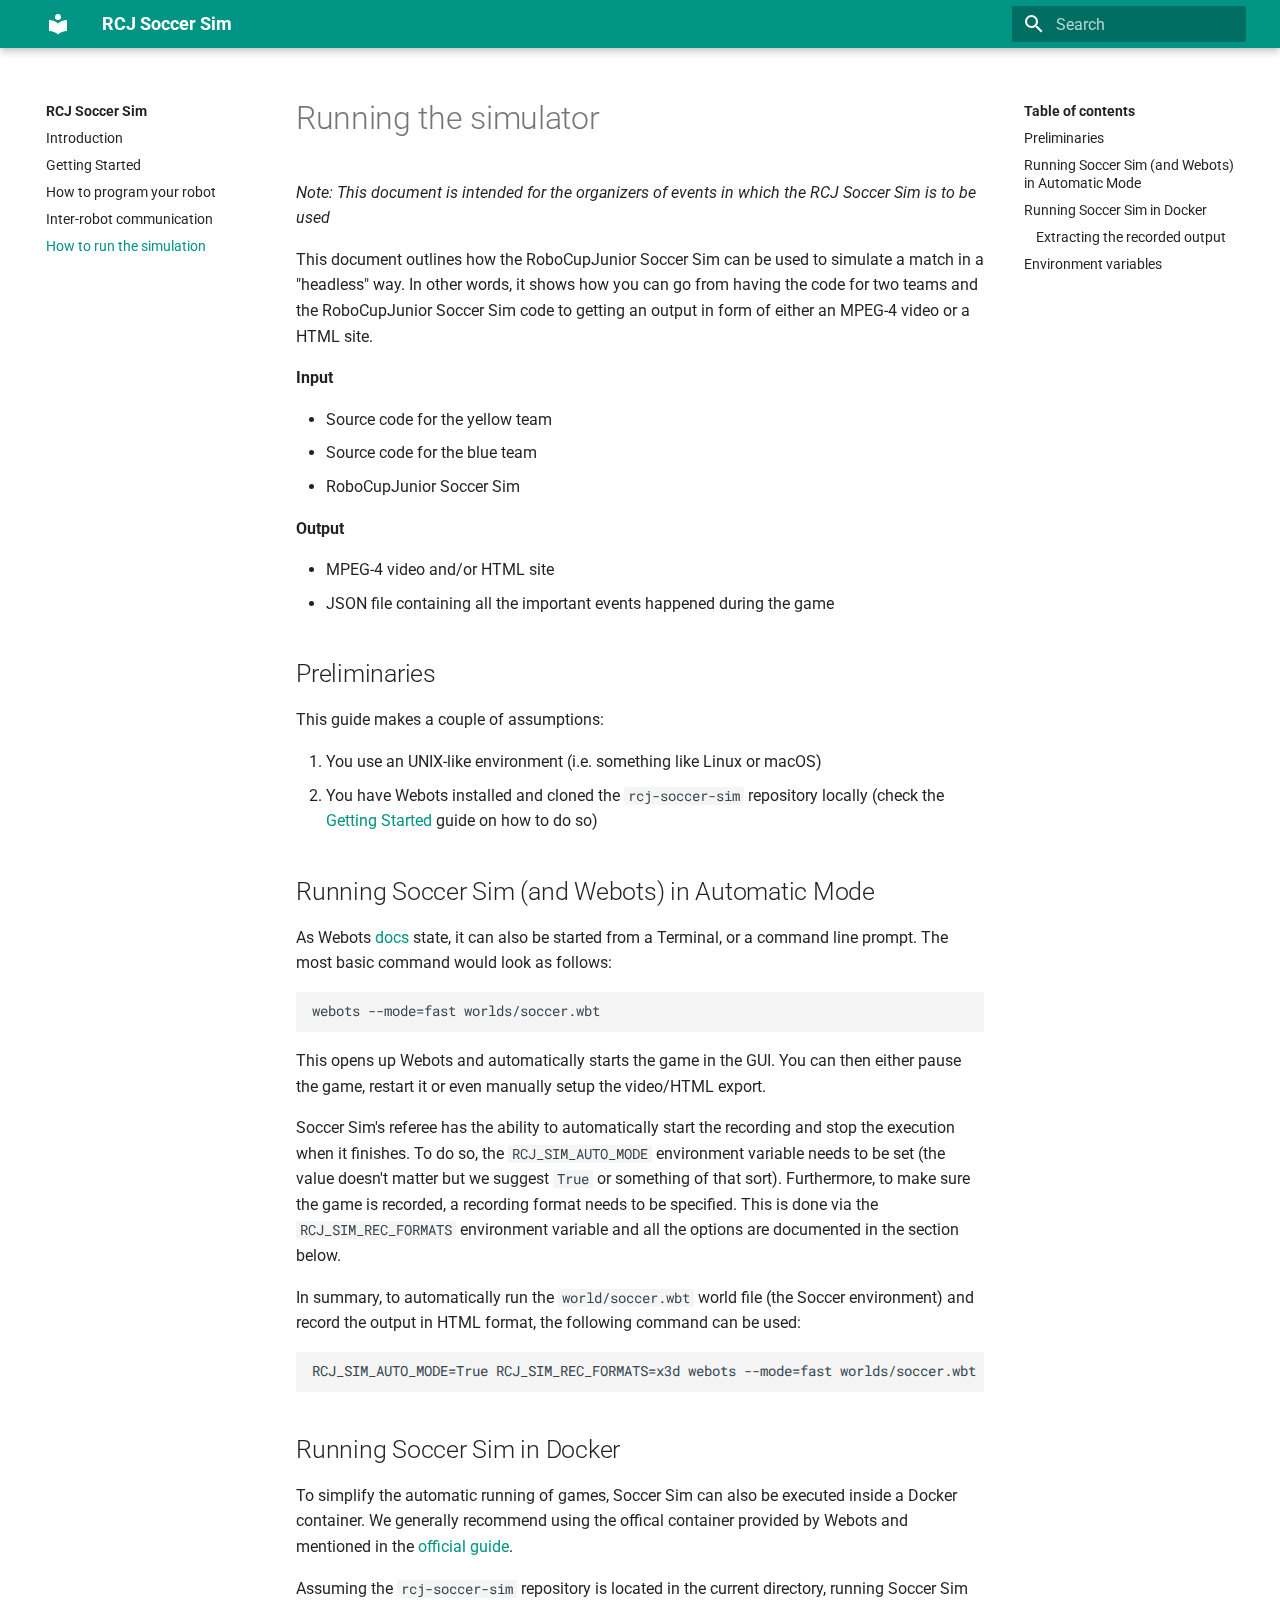
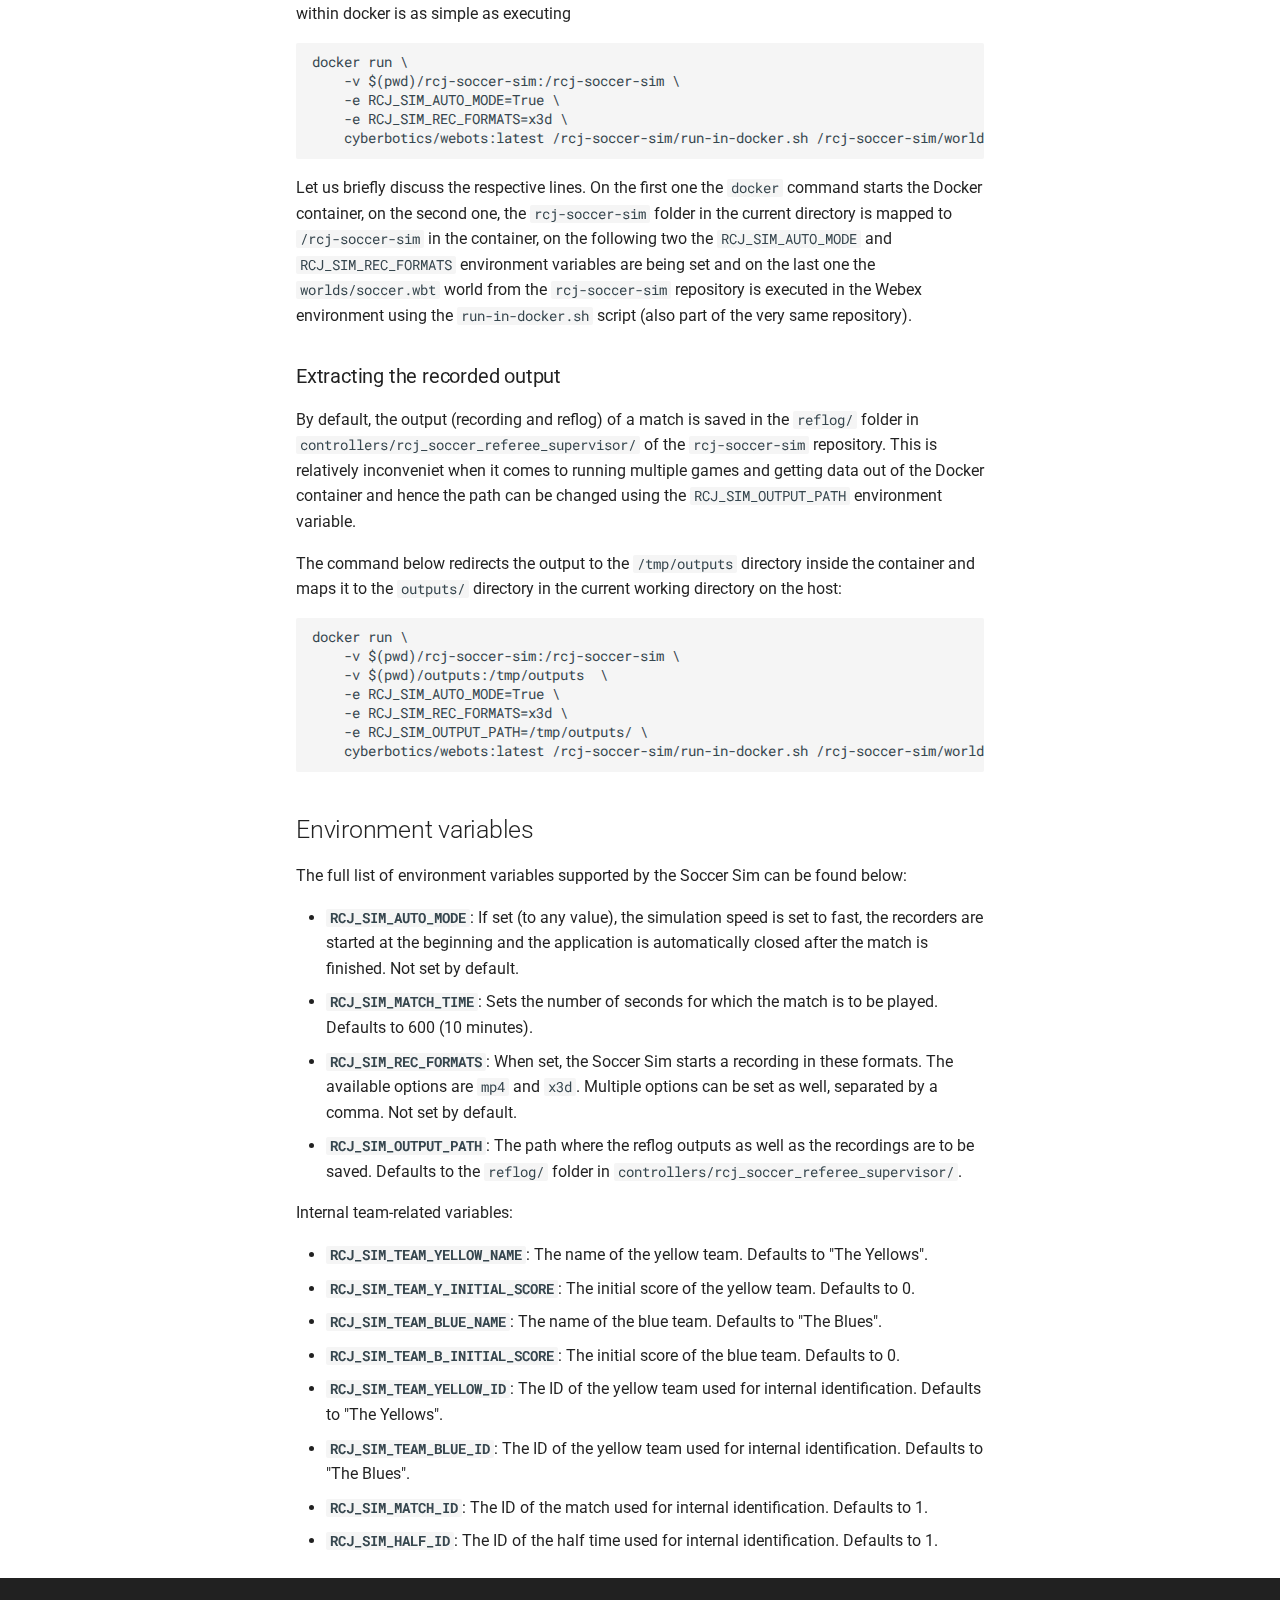
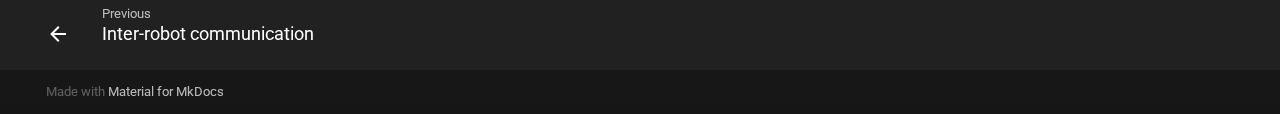
<file: how_to_run_sim/index.html>
<!doctype html>
<html lang="en" class="no-js">
  <head>
    
      <meta charset="utf-8">
      <meta name="viewport" content="width=device-width,initial-scale=1">
      
      
      
      <link rel="icon" href="../assets/images/favicon.png">
      <meta name="generator" content="mkdocs-1.3.0, mkdocs-material-8.2.15">
    
    
      
        <title>How to run the simulation - RCJ Soccer Sim</title>
      
    
    
      <link rel="stylesheet" href="../assets/stylesheets/main.c382b1dc.min.css">
      
        
        <link rel="stylesheet" href="../assets/stylesheets/palette.cc9b2e1e.min.css">
        
          
          
          <meta name="theme-color" content="#009485">
        
      
    
    
    
      
        
        
        <link rel="preconnect" href="https://fonts.gstatic.com" crossorigin>
        <link rel="stylesheet" href="https://fonts.googleapis.com/css?family=Roboto:300,300i,400,400i,700,700i%7CRoboto+Mono:400,400i,700,700i&display=fallback">
        <style>:root{--md-text-font:"Roboto";--md-code-font:"Roboto Mono"}</style>
      
    
    
    <script>__md_scope=new URL("..",location),__md_get=(e,_=localStorage,t=__md_scope)=>JSON.parse(_.getItem(t.pathname+"."+e)),__md_set=(e,_,t=localStorage,a=__md_scope)=>{try{t.setItem(a.pathname+"."+e,JSON.stringify(_))}catch(e){}}</script>
    
      

    
    
  </head>
  
  
    
    
    
    
    
    <body dir="ltr" data-md-color-scheme="" data-md-color-primary="teal" data-md-color-accent="">
  
    
    
    <input class="md-toggle" data-md-toggle="drawer" type="checkbox" id="__drawer" autocomplete="off">
    <input class="md-toggle" data-md-toggle="search" type="checkbox" id="__search" autocomplete="off">
    <label class="md-overlay" for="__drawer"></label>
    <div data-md-component="skip">
      
        
        <a href="#running-the-simulator" class="md-skip">
          Skip to content
        </a>
      
    </div>
    <div data-md-component="announce">
      
    </div>
    
    
      

<header class="md-header" data-md-component="header">
  <nav class="md-header__inner md-grid" aria-label="Header">
    <a href=".." title="RCJ Soccer Sim" class="md-header__button md-logo" aria-label="RCJ Soccer Sim" data-md-component="logo">
      
  
  <svg xmlns="http://www.w3.org/2000/svg" viewBox="0 0 24 24"><path d="M12 8a3 3 0 0 0 3-3 3 3 0 0 0-3-3 3 3 0 0 0-3 3 3 3 0 0 0 3 3m0 3.54C9.64 9.35 6.5 8 3 8v11c3.5 0 6.64 1.35 9 3.54 2.36-2.19 5.5-3.54 9-3.54V8c-3.5 0-6.64 1.35-9 3.54Z"/></svg>

    </a>
    <label class="md-header__button md-icon" for="__drawer">
      <svg xmlns="http://www.w3.org/2000/svg" viewBox="0 0 24 24"><path d="M3 6h18v2H3V6m0 5h18v2H3v-2m0 5h18v2H3v-2Z"/></svg>
    </label>
    <div class="md-header__title" data-md-component="header-title">
      <div class="md-header__ellipsis">
        <div class="md-header__topic">
          <span class="md-ellipsis">
            RCJ Soccer Sim
          </span>
        </div>
        <div class="md-header__topic" data-md-component="header-topic">
          <span class="md-ellipsis">
            
              How to run the simulation
            
          </span>
        </div>
      </div>
    </div>
    
    
    
      <label class="md-header__button md-icon" for="__search">
        <svg xmlns="http://www.w3.org/2000/svg" viewBox="0 0 24 24"><path d="M9.5 3A6.5 6.5 0 0 1 16 9.5c0 1.61-.59 3.09-1.56 4.23l.27.27h.79l5 5-1.5 1.5-5-5v-.79l-.27-.27A6.516 6.516 0 0 1 9.5 16 6.5 6.5 0 0 1 3 9.5 6.5 6.5 0 0 1 9.5 3m0 2C7 5 5 7 5 9.5S7 14 9.5 14 14 12 14 9.5 12 5 9.5 5Z"/></svg>
      </label>
      <div class="md-search" data-md-component="search" role="dialog">
  <label class="md-search__overlay" for="__search"></label>
  <div class="md-search__inner" role="search">
    <form class="md-search__form" name="search">
      <input type="text" class="md-search__input" name="query" aria-label="Search" placeholder="Search" autocapitalize="off" autocorrect="off" autocomplete="off" spellcheck="false" data-md-component="search-query" required>
      <label class="md-search__icon md-icon" for="__search">
        <svg xmlns="http://www.w3.org/2000/svg" viewBox="0 0 24 24"><path d="M9.5 3A6.5 6.5 0 0 1 16 9.5c0 1.61-.59 3.09-1.56 4.23l.27.27h.79l5 5-1.5 1.5-5-5v-.79l-.27-.27A6.516 6.516 0 0 1 9.5 16 6.5 6.5 0 0 1 3 9.5 6.5 6.5 0 0 1 9.5 3m0 2C7 5 5 7 5 9.5S7 14 9.5 14 14 12 14 9.5 12 5 9.5 5Z"/></svg>
        <svg xmlns="http://www.w3.org/2000/svg" viewBox="0 0 24 24"><path d="M20 11v2H8l5.5 5.5-1.42 1.42L4.16 12l7.92-7.92L13.5 5.5 8 11h12Z"/></svg>
      </label>
      <nav class="md-search__options" aria-label="Search">
        
        <button type="reset" class="md-search__icon md-icon" aria-label="Clear" tabindex="-1">
          <svg xmlns="http://www.w3.org/2000/svg" viewBox="0 0 24 24"><path d="M19 6.41 17.59 5 12 10.59 6.41 5 5 6.41 10.59 12 5 17.59 6.41 19 12 13.41 17.59 19 19 17.59 13.41 12 19 6.41Z"/></svg>
        </button>
      </nav>
      
    </form>
    <div class="md-search__output">
      <div class="md-search__scrollwrap" data-md-scrollfix>
        <div class="md-search-result" data-md-component="search-result">
          <div class="md-search-result__meta">
            Initializing search
          </div>
          <ol class="md-search-result__list"></ol>
        </div>
      </div>
    </div>
  </div>
</div>
    
    
  </nav>
  
</header>
    
    <div class="md-container" data-md-component="container">
      
      
        
          
        
      
      <main class="md-main" data-md-component="main">
        <div class="md-main__inner md-grid">
          
            
              
              <div class="md-sidebar md-sidebar--primary" data-md-component="sidebar" data-md-type="navigation" >
                <div class="md-sidebar__scrollwrap">
                  <div class="md-sidebar__inner">
                    


<nav class="md-nav md-nav--primary" aria-label="Navigation" data-md-level="0">
  <label class="md-nav__title" for="__drawer">
    <a href=".." title="RCJ Soccer Sim" class="md-nav__button md-logo" aria-label="RCJ Soccer Sim" data-md-component="logo">
      
  
  <svg xmlns="http://www.w3.org/2000/svg" viewBox="0 0 24 24"><path d="M12 8a3 3 0 0 0 3-3 3 3 0 0 0-3-3 3 3 0 0 0-3 3 3 3 0 0 0 3 3m0 3.54C9.64 9.35 6.5 8 3 8v11c3.5 0 6.64 1.35 9 3.54 2.36-2.19 5.5-3.54 9-3.54V8c-3.5 0-6.64 1.35-9 3.54Z"/></svg>

    </a>
    RCJ Soccer Sim
  </label>
  
  <ul class="md-nav__list" data-md-scrollfix>
    
      
      
      

  
  
  
    <li class="md-nav__item">
      <a href=".." class="md-nav__link">
        Introduction
      </a>
    </li>
  

    
      
      
      

  
  
  
    <li class="md-nav__item">
      <a href="../getting_started/" class="md-nav__link">
        Getting Started
      </a>
    </li>
  

    
      
      
      

  
  
  
    <li class="md-nav__item">
      <a href="../how_to_robot/" class="md-nav__link">
        How to program your robot
      </a>
    </li>
  

    
      
      
      

  
  
  
    <li class="md-nav__item">
      <a href="../communication_between_robots/" class="md-nav__link">
        Inter-robot communication
      </a>
    </li>
  

    
      
      
      

  
  
    
  
  
    <li class="md-nav__item md-nav__item--active">
      
      <input class="md-nav__toggle md-toggle" data-md-toggle="toc" type="checkbox" id="__toc">
      
      
        
      
      
        <label class="md-nav__link md-nav__link--active" for="__toc">
          How to run the simulation
          <span class="md-nav__icon md-icon"></span>
        </label>
      
      <a href="./" class="md-nav__link md-nav__link--active">
        How to run the simulation
      </a>
      
        

<nav class="md-nav md-nav--secondary" aria-label="Table of contents">
  
  
  
    
  
  
    <label class="md-nav__title" for="__toc">
      <span class="md-nav__icon md-icon"></span>
      Table of contents
    </label>
    <ul class="md-nav__list" data-md-component="toc" data-md-scrollfix>
      
        <li class="md-nav__item">
  <a href="#preliminaries" class="md-nav__link">
    Preliminaries
  </a>
  
</li>
      
        <li class="md-nav__item">
  <a href="#running-soccer-sim-and-webots-in-automatic-mode" class="md-nav__link">
    Running Soccer Sim (and Webots) in Automatic Mode
  </a>
  
</li>
      
        <li class="md-nav__item">
  <a href="#running-soccer-sim-in-docker" class="md-nav__link">
    Running Soccer Sim in Docker
  </a>
  
    <nav class="md-nav" aria-label="Running Soccer Sim in Docker">
      <ul class="md-nav__list">
        
          <li class="md-nav__item">
  <a href="#extracting-the-recorded-output" class="md-nav__link">
    Extracting the recorded output
  </a>
  
</li>
        
      </ul>
    </nav>
  
</li>
      
        <li class="md-nav__item">
  <a href="#environment-variables" class="md-nav__link">
    Environment variables
  </a>
  
</li>
      
    </ul>
  
</nav>
      
    </li>
  

    
  </ul>
</nav>
                  </div>
                </div>
              </div>
            
            
              
              <div class="md-sidebar md-sidebar--secondary" data-md-component="sidebar" data-md-type="toc" >
                <div class="md-sidebar__scrollwrap">
                  <div class="md-sidebar__inner">
                    

<nav class="md-nav md-nav--secondary" aria-label="Table of contents">
  
  
  
    
  
  
    <label class="md-nav__title" for="__toc">
      <span class="md-nav__icon md-icon"></span>
      Table of contents
    </label>
    <ul class="md-nav__list" data-md-component="toc" data-md-scrollfix>
      
        <li class="md-nav__item">
  <a href="#preliminaries" class="md-nav__link">
    Preliminaries
  </a>
  
</li>
      
        <li class="md-nav__item">
  <a href="#running-soccer-sim-and-webots-in-automatic-mode" class="md-nav__link">
    Running Soccer Sim (and Webots) in Automatic Mode
  </a>
  
</li>
      
        <li class="md-nav__item">
  <a href="#running-soccer-sim-in-docker" class="md-nav__link">
    Running Soccer Sim in Docker
  </a>
  
    <nav class="md-nav" aria-label="Running Soccer Sim in Docker">
      <ul class="md-nav__list">
        
          <li class="md-nav__item">
  <a href="#extracting-the-recorded-output" class="md-nav__link">
    Extracting the recorded output
  </a>
  
</li>
        
      </ul>
    </nav>
  
</li>
      
        <li class="md-nav__item">
  <a href="#environment-variables" class="md-nav__link">
    Environment variables
  </a>
  
</li>
      
    </ul>
  
</nav>
                  </div>
                </div>
              </div>
            
          
          <div class="md-content" data-md-component="content">
            <article class="md-content__inner md-typeset">
              
                


<h1 id="running-the-simulator">Running the simulator</h1>
<p><em>Note: This document is intended for the organizers of events in which the RCJ
Soccer Sim is to be used</em></p>
<p>This document outlines how the RoboCupJunior Soccer Sim can be used to simulate
a match in a "headless" way. In other words, it shows how you can go from
having the code for two teams and the RoboCupJunior Soccer Sim code to getting
an output in form of either an MPEG-4 video or a HTML site.</p>
<p><strong>Input</strong></p>
<ul>
<li>Source code for the yellow team</li>
<li>Source code for the blue team</li>
<li>RoboCupJunior Soccer Sim</li>
</ul>
<p><strong>Output</strong></p>
<ul>
<li>MPEG-4 video and/or HTML site</li>
<li>JSON file containing all the important events happened during the game</li>
</ul>
<h2 id="preliminaries">Preliminaries</h2>
<p>This guide makes a couple of assumptions:</p>
<ol>
<li>You use an UNIX-like environment (i.e. something like Linux or macOS)</li>
<li>You have Webots installed and cloned the <code>rcj-soccer-sim</code> repository locally
   (check the <a href="../getting_started/">Getting Started</a> guide on how to do so)</li>
</ol>
<h2 id="running-soccer-sim-and-webots-in-automatic-mode">Running Soccer Sim (and Webots) in Automatic Mode</h2>
<p>As Webots <a href="https://cyberbotics.com/doc/guide/starting-webots#command-line-arguments">docs</a>
state, it can also be started from a Terminal, or a command line prompt. The
most basic command would look as follows:</p>
<div class="highlight"><pre><span></span><code>webots --mode=fast worlds/soccer.wbt
</code></pre></div>
<p>This opens up Webots and automatically starts the game in the GUI. You can then
either pause the game, restart it or even manually setup the video/HTML export.</p>
<p>Soccer Sim's referee has the ability to automatically start the recording and
stop the execution when it finishes. To do so, the <code>RCJ_SIM_AUTO_MODE</code>
environment variable needs to be set (the value doesn't matter but we suggest
<code>True</code> or something of that sort). Furthermore, to make sure the game is
recorded, a recording format needs to be specified. This is done via the
<code>RCJ_SIM_REC_FORMATS</code> environment variable and all the options are documented
in the section below.</p>
<p>In summary, to automatically run the <code>world/soccer.wbt</code> world file (the Soccer
environment) and record the output in HTML format, the following command can be
used:</p>
<div class="highlight"><pre><span></span><code>RCJ_SIM_AUTO_MODE=True RCJ_SIM_REC_FORMATS=x3d webots --mode=fast worlds/soccer.wbt
</code></pre></div>
<h2 id="running-soccer-sim-in-docker">Running Soccer Sim in Docker</h2>
<p>To simplify the automatic running of games, Soccer Sim can also be executed
inside a Docker container. We generally recommend using the offical container
provided by Webots and mentioned in the <a href="https://cyberbotics.com/doc/guide/installation-procedure#installing-the-docker-image">official
guide</a>.</p>
<p>Assuming the <code>rcj-soccer-sim</code> repository is located in the current directory,
running Soccer Sim within docker is as simple as executing</p>
<div class="highlight"><pre><span></span><code>docker run \
    -v $(pwd)/rcj-soccer-sim:/rcj-soccer-sim \
    -e RCJ_SIM_AUTO_MODE=True \
    -e RCJ_SIM_REC_FORMATS=x3d \
    cyberbotics/webots:latest /rcj-soccer-sim/run-in-docker.sh /rcj-soccer-sim/worlds/soccer.wbt
</code></pre></div>
<p>Let us briefly discuss the respective lines. On the first one the <code>docker</code>
command starts the Docker container, on the second one, the <code>rcj-soccer-sim</code>
folder in the current directory is mapped to <code>/rcj-soccer-sim</code> in the
container, on the following two the <code>RCJ_SIM_AUTO_MODE</code> and
<code>RCJ_SIM_REC_FORMATS</code> environment variables are being set and on the last one
the <code>worlds/soccer.wbt</code> world from the <code>rcj-soccer-sim</code> repository is executed
in the Webex environment using the <code>run-in-docker.sh</code> script (also part of the
very same repository).</p>
<h3 id="extracting-the-recorded-output">Extracting the recorded output</h3>
<p>By default, the output (recording and reflog) of a match is saved in the
<code>reflog/</code> folder in <code>controllers/rcj_soccer_referee_supervisor/</code> of the
<code>rcj-soccer-sim</code> repository. This is relatively inconveniet when it comes to
running multiple games and getting data out of the Docker container and hence
the path can be changed using the <code>RCJ_SIM_OUTPUT_PATH</code> environment variable.</p>
<p>The command below redirects the output to the <code>/tmp/outputs</code> directory inside
the container and maps it to the <code>outputs/</code> directory in the current working
directory on the host:</p>
<div class="highlight"><pre><span></span><code>docker run \
    -v $(pwd)/rcj-soccer-sim:/rcj-soccer-sim \
    -v $(pwd)/outputs:/tmp/outputs  \
    -e RCJ_SIM_AUTO_MODE=True \
    -e RCJ_SIM_REC_FORMATS=x3d \
    -e RCJ_SIM_OUTPUT_PATH=/tmp/outputs/ \
    cyberbotics/webots:latest /rcj-soccer-sim/run-in-docker.sh /rcj-soccer-sim/worlds/soccer.wbt
</code></pre></div>
<h2 id="environment-variables">Environment variables</h2>
<p>The full list of environment variables supported by the Soccer Sim can be found
below:</p>
<ul>
<li><strong><code>RCJ_SIM_AUTO_MODE</code></strong>: If set (to any value), the simulation speed is set to
    fast, the recorders are started at the beginning and the application is
    automatically closed after the match is finished. Not set by default.</li>
<li><strong><code>RCJ_SIM_MATCH_TIME</code></strong>: Sets the number of seconds for which the match is to be
    played. Defaults to 600 (10 minutes).</li>
<li><strong><code>RCJ_SIM_REC_FORMATS</code></strong>: When set, the Soccer Sim starts a recording in these
    formats. The available options are <code>mp4</code> and <code>x3d</code>. Multiple options can be
    set as well, separated by a comma. Not set by default.</li>
<li><strong><code>RCJ_SIM_OUTPUT_PATH</code></strong>: The path where the reflog outputs as well as the
    recordings are to be saved. Defaults to the <code>reflog/</code> folder in
    <code>controllers/rcj_soccer_referee_supervisor/</code>.</li>
</ul>
<p>Internal team-related variables:</p>
<ul>
<li><strong><code>RCJ_SIM_TEAM_YELLOW_NAME</code></strong>: The name of the yellow team. Defaults to "The Yellows".</li>
<li><strong><code>RCJ_SIM_TEAM_Y_INITIAL_SCORE</code></strong>: The initial score of the yellow team. Defaults to 0.</li>
<li><strong><code>RCJ_SIM_TEAM_BLUE_NAME</code></strong>: The name of the blue team. Defaults to "The Blues".</li>
<li>
<p><strong><code>RCJ_SIM_TEAM_B_INITIAL_SCORE</code></strong>: The initial score of the blue team. Defaults to 0.</p>
</li>
<li>
<p><strong><code>RCJ_SIM_TEAM_YELLOW_ID</code></strong>: The ID of the yellow team used for internal identification.
    Defaults to "The Yellows".</p>
</li>
<li><strong><code>RCJ_SIM_TEAM_BLUE_ID</code></strong>: The ID of the yellow team used for internal identification.
    Defaults to "The Blues".</li>
<li><strong><code>RCJ_SIM_MATCH_ID</code></strong>: The ID of the match used for internal identification.
    Defaults to 1.</li>
<li><strong><code>RCJ_SIM_HALF_ID</code></strong>: The ID of the half time used for internal identification.
    Defaults to 1.</li>
</ul>

              
            </article>
          </div>
        </div>
        
      </main>
      
        <footer class="md-footer">
  
    <nav class="md-footer__inner md-grid" aria-label="Footer">
      
        
        <a href="../communication_between_robots/" class="md-footer__link md-footer__link--prev" aria-label="Previous: Inter-robot communication" rel="prev">
          <div class="md-footer__button md-icon">
            <svg xmlns="http://www.w3.org/2000/svg" viewBox="0 0 24 24"><path d="M20 11v2H8l5.5 5.5-1.42 1.42L4.16 12l7.92-7.92L13.5 5.5 8 11h12Z"/></svg>
          </div>
          <div class="md-footer__title">
            <div class="md-ellipsis">
              <span class="md-footer__direction">
                Previous
              </span>
              Inter-robot communication
            </div>
          </div>
        </a>
      
      
    </nav>
  
  <div class="md-footer-meta md-typeset">
    <div class="md-footer-meta__inner md-grid">
      <div class="md-copyright">
  
  
    Made with
    <a href="https://squidfunk.github.io/mkdocs-material/" target="_blank" rel="noopener">
      Material for MkDocs
    </a>
  
</div>
      
    </div>
  </div>
</footer>
      
    </div>
    <div class="md-dialog" data-md-component="dialog">
      <div class="md-dialog__inner md-typeset"></div>
    </div>
    <script id="__config" type="application/json">{"base": "..", "features": [], "search": "../assets/javascripts/workers/search.2a1c317c.min.js", "translations": {"clipboard.copied": "Copied to clipboard", "clipboard.copy": "Copy to clipboard", "search.config.lang": "en", "search.config.pipeline": "trimmer, stopWordFilter", "search.config.separator": "[\\s\\-]+", "search.placeholder": "Search", "search.result.more.one": "1 more on this page", "search.result.more.other": "# more on this page", "search.result.none": "No matching documents", "search.result.one": "1 matching document", "search.result.other": "# matching documents", "search.result.placeholder": "Type to start searching", "search.result.term.missing": "Missing", "select.version.title": "Select version"}}</script>
    
    
      <script src="../assets/javascripts/bundle.a6c66575.min.js"></script>
      
    
  </body>
</html>
</file>
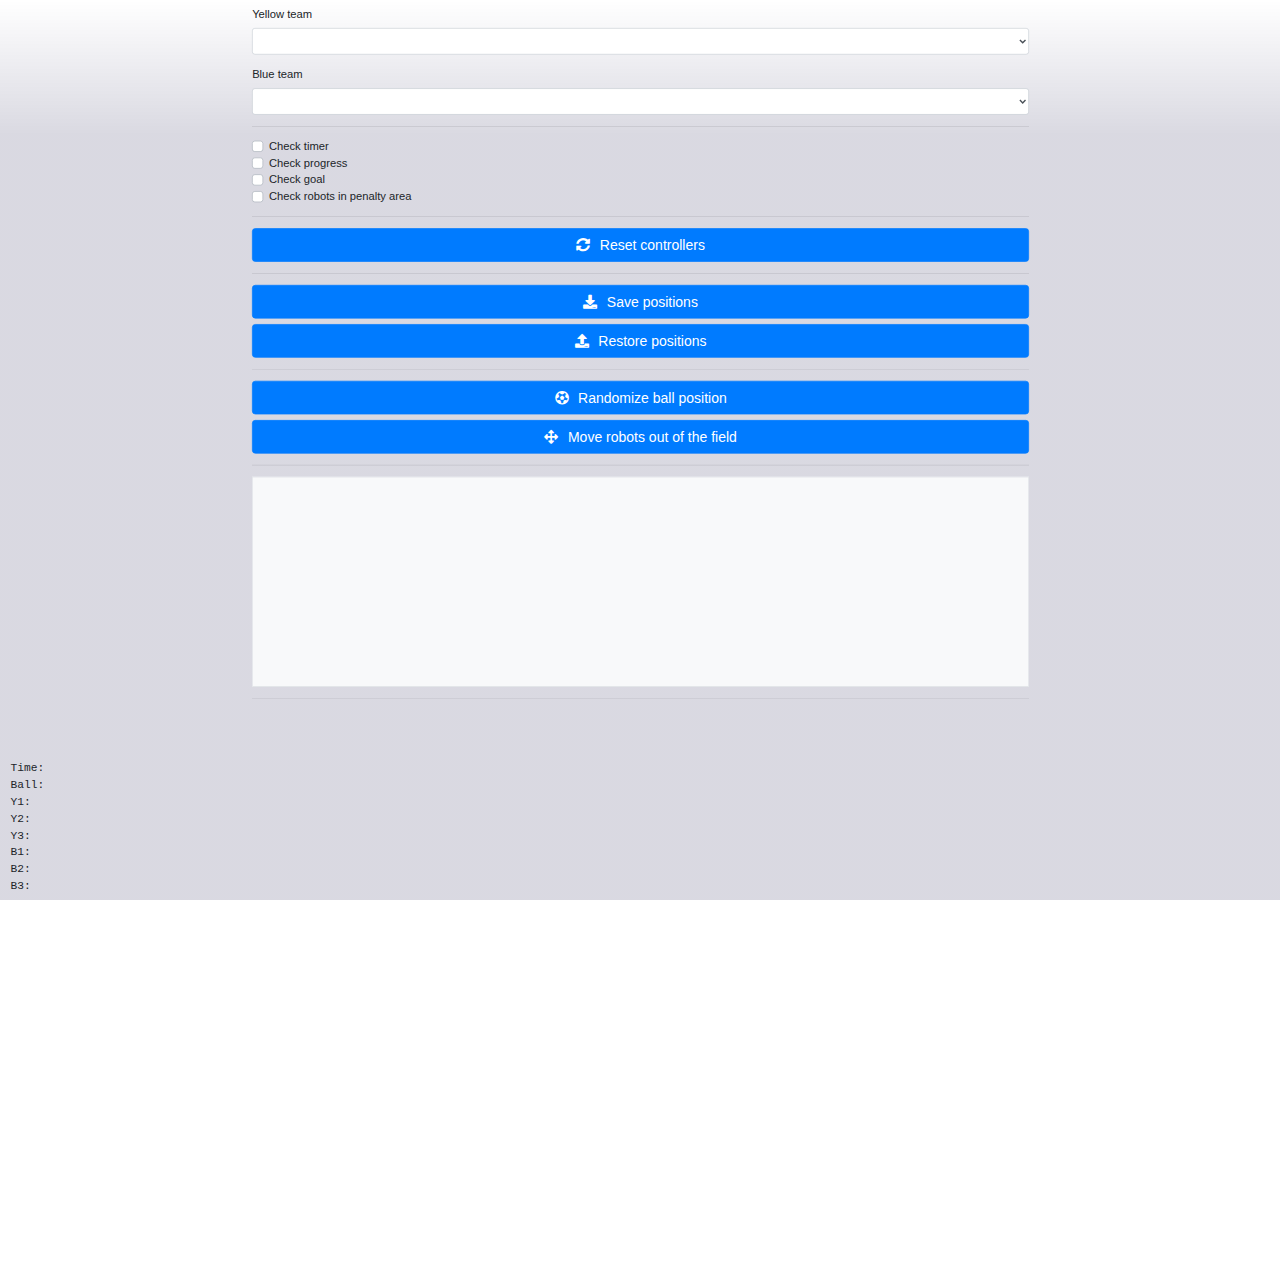
<file: plugins/robot_windows/rcj_soccer_referee_supervisor_window/rcj_soccer_referee_supervisor_window.html>
<!DOCTYPE html>
<html lang="en">
  <head>
    <meta charset="utf-8">
    <meta http-equiv="X-UA-Compatible" content="IE=edge">
    <meta name="viewport" content="width=device-width, initial-scale=1">
    <!-- The above 3 meta tags *must* come first in the head; any other head content must come *after* these tags -->
    <meta name="description" content="">
    <meta name="author" content="Ricardo Moran">

    <link type="text/css" rel="stylesheet" href="libs/bootstrap-4.3.1/css/bootstrap.min.css">
    <link type="text/css" rel="stylesheet" href="libs/fontawesome-free-5.9.0-web/css/all.css">
    <link type="text/css" rel="stylesheet" href="rcj_soccer_referee_supervisor_window.css">
  </head>
  <body>
    <div id="main-container" class="container pt-2 fullscreen">
      <div id="controls">
        <div class="form-group">
          <label for="yellow-team-controller">Yellow team</label>
          <select class="form-control" id="yellow-team-controller"></select>
        </div>
        <div class="form-group">
          <label for="blue-team-controller">Blue team</label>
          <select class="form-control" id="blue-team-controller"></select>
        </div>

        <hr>

        <div class="custom-control custom-checkbox">
          <input type="checkbox" class="custom-control-input" id="check_timer">
          <label class="custom-control-label" for="check_timer">Check timer</label>
        </div>
        <div class="custom-control custom-checkbox">
          <input type="checkbox" class="custom-control-input" id="check_progress">
          <label class="custom-control-label" for="check_progress">Check progress</label>
        </div>
        <div class="custom-control custom-checkbox">
          <input type="checkbox" class="custom-control-input" id="check_goal">
          <label class="custom-control-label" for="check_goal">Check goal</label>
        </div>
        <div class="custom-control custom-checkbox">
          <input type="checkbox" class="custom-control-input" id="check_robots_in_penalty_area">
          <label class="custom-control-label" for="check_robots_in_penalty_area">Check robots in penalty area</label>
        </div>

        <hr>

        <button id="start-button" type="button" class="btn btn-primary btn-lg btn-block" >
          <i class="fas fa-sync-alt mr-2"></i>
          <span>Reset controllers</span>
        </button>

        <hr>

        <button id="save-state-button" type="button" class="btn btn-primary btn-lg btn-block">
          <i class="fas fa-download mr-2"></i>
          <span>Save positions</span>
        </button>
        <button id="restore-state-button" type="button" class="btn btn-primary btn-lg btn-block">
          <i class="fas fa-upload mr-2"></i>
          <span>Restore positions</span>
        </button>

        <hr>

        <button id="randomize-ball-button" type="button" class="btn btn-primary btn-lg btn-block">
          <i class="fas fa-futbol mr-2"></i>
          <span>Randomize ball position</span>
        </button>
        <button id="move-out-button" type="button" class="btn btn-primary btn-lg btn-block">
          <i class="fas fa-arrows-alt mr-2"></i>
          <span>Move robots out of the field</span>
        </button>

        <hr>
      </div>

      <div id="messages" class="bg-light overflow-auto border">
      </div>

      <hr>
      <div id="table-display" class="fixed-bottom text-monospace">
        <div class="col">
          <div class="row">
            <div class="col-2 text-left">Time:</div>
            <div class="col-3 text-right" id="time-display"></div>
          </div>

          <div class="row" id="ball-display">
            <div class="col-2 text-left">Ball:</div>
            <div class="col-3 text-right" id="ball-x" contenteditable="true"></div>
            <div class="col-3 text-right" id="ball-y" contenteditable="true"></div>
          </div>

          <div class="row" id="Y1-display">
            <div class="col-2 text-left">Y1:</div>
            <div class="col-3 text-right" id="Y1-x" contenteditable="true"></div>
            <div class="col-3 text-right" id="Y1-y" contenteditable="true"></div>
            <div class="col-4 text-right" id="Y1-a" contenteditable="true"></div>
          </div>
          <div class="row" id="Y2-display">
            <div class="col-2 text-left">Y2:</div>
            <div class="col-3 text-right" id="Y2-x" contenteditable="true"></div>
            <div class="col-3 text-right" id="Y2-y" contenteditable="true"></div>
            <div class="col-4 text-right" id="Y2-a" contenteditable="true"></div>
          </div>
          <div class="row" id="Y3-display">
            <div class="col-2 text-left">Y3:</div>
            <div class="col-3 text-right" id="Y3-x" contenteditable="true"></div>
            <div class="col-3 text-right" id="Y3-y" contenteditable="true"></div>
            <div class="col-4 text-right" id="Y3-a" contenteditable="true"></div>
          </div>

          <div class="row" id="B1-display">
            <div class="col-2 text-left">B1:</div>
            <div class="col-3 text-right" id="B1-x" contenteditable="true"></div>
            <div class="col-3 text-right" id="B1-y" contenteditable="true"></div>
            <div class="col-4 text-right" id="B1-a" contenteditable="true"></div>
          </div>
          <div class="row" id="B2-display">
            <div class="col-2 text-left">B2:</div>
            <div class="col-3 text-right" id="B2-x" contenteditable="true"></div>
            <div class="col-3 text-right" id="B2-y" contenteditable="true"></div>
            <div class="col-4 text-right" id="B2-a" contenteditable="true"></div>
          </div>
          <div class="row" id="B3-display">
            <div class="col-2 text-left">B3:</div>
            <div class="col-3 text-right" id="B3-x" contenteditable="true"></div>
            <div class="col-3 text-right" id="B3-y" contenteditable="true"></div>
            <div class="col-4 text-right" id="B3-a" contenteditable="true"></div>
          </div>
        </div>
      </div>
    </div>
    
    <div id="simulation-paused-panel" class="overlay">
      <div class="overlay" style="background-color: black; opacity: 0.75;"></div>
    </div>
    <div id="goal-panel" class="overlay" style="display:none;">
      <div class="overlay" style="background-color: black; opacity: 0.75;"></div>
      <h1 class="text-light text-center position-absolute" style="position: absolute; width: 100%; top: 40%; font-size: 64px;">GOAL!</h1>
    </div>
    <div id="game-over-panel" class="overlay" style="display:none;">
      <div class="overlay" style="background-color: black; opacity: 0.75;"></div>
      <h1 class="text-light text-center position-absolute" style="position: absolute; width: 100%; top: 40%; font-size: 64px;">Game over</h1>
    </div>

    <!-- JQuery/Popper/Bootstrap -->
    <script src="libs/jquery/jquery-1.12.4.min.js" type="text/javascript"></script>
    <script src="libs/bootstrap-4.3.1/js/bootstrap.bundle.min.js" type="text/javascript"></script>
    <script src="rcj_soccer_referee_supervisor_window.js" type="text/javascript"></script>
    <!--
    -->
  </body>
</html>
</file>
<file: plugins/robot_windows/rcj_soccer_referee_supervisor_window/rcj_soccer_referee_supervisor_window.css>
html, body, .fullscreen {
  width: 100%;
  height: 100%;
  /*overflow: hidden;*/
}

body {
  transform: scale(0.7);
  transform-origin: 0 0;
  width: 143% !important;
  height: 142% !important;

  background: rgb(3,0,56);
  background: linear-gradient(0deg, rgba(3,0,56,0.15029761904761907) 85%, rgba(255,255,255,0) 100%);
}
</file>
<file: assets/stylesheets/main.c382b1dc.min.css>
@charset "UTF-8";html{-webkit-text-size-adjust:none;-moz-text-size-adjust:none;-ms-text-size-adjust:none;text-size-adjust:none;box-sizing:border-box}*,:after,:before{box-sizing:inherit}@media (prefers-reduced-motion){*,:after,:before{transition:none!important}}body{margin:0}a,button,input,label{-webkit-tap-highlight-color:transparent}a{color:inherit;text-decoration:none}hr{border:0;box-sizing:initial;display:block;height:.05rem;overflow:visible;padding:0}small{font-size:80%}sub,sup{line-height:1em}img{border-style:none}table{border-collapse:initial;border-spacing:0}td,th{font-weight:400;vertical-align:top}button{background:transparent;border:0;font-family:inherit;font-size:inherit;margin:0;padding:0}input{border:0;outline:none}:root{--md-default-fg-color:rgba(0,0,0,.87);--md-default-fg-color--light:rgba(0,0,0,.54);--md-default-fg-color--lighter:rgba(0,0,0,.32);--md-default-fg-color--lightest:rgba(0,0,0,.07);--md-default-bg-color:#fff;--md-default-bg-color--light:hsla(0,0%,100%,.7);--md-default-bg-color--lighter:hsla(0,0%,100%,.3);--md-default-bg-color--lightest:hsla(0,0%,100%,.12);--md-primary-fg-color:#4051b5;--md-primary-fg-color--light:#5d6cc0;--md-primary-fg-color--dark:#303fa1;--md-primary-bg-color:#fff;--md-primary-bg-color--light:hsla(0,0%,100%,.7);--md-accent-fg-color:#526cfe;--md-accent-fg-color--transparent:rgba(82,108,254,.1);--md-accent-bg-color:#fff;--md-accent-bg-color--light:hsla(0,0%,100%,.7);--md-shadow-z1:0 0.2rem 0.5rem rgba(0,0,0,.05),0 0 0.05rem rgba(0,0,0,.1);--md-shadow-z2:0 0.2rem 0.5rem rgba(0,0,0,.1),0 0 0.05rem rgba(0,0,0,.25);--md-shadow-z3:0 0.2rem 0.5rem rgba(0,0,0,.2),0 0 0.05rem rgba(0,0,0,.35)}:root>*{--md-code-fg-color:#36464e;--md-code-bg-color:#f5f5f5;--md-code-hl-color:rgba(255,255,0,.5);--md-code-hl-number-color:#d52a2a;--md-code-hl-special-color:#db1457;--md-code-hl-function-color:#a846b9;--md-code-hl-constant-color:#6e59d9;--md-code-hl-keyword-color:#3f6ec6;--md-code-hl-string-color:#1c7d4d;--md-code-hl-name-color:var(--md-code-fg-color);--md-code-hl-operator-color:var(--md-default-fg-color--light);--md-code-hl-punctuation-color:var(--md-default-fg-color--light);--md-code-hl-comment-color:var(--md-default-fg-color--light);--md-code-hl-generic-color:var(--md-default-fg-color--light);--md-code-hl-variable-color:var(--md-default-fg-color--light);--md-typeset-color:var(--md-default-fg-color);--md-typeset-a-color:var(--md-primary-fg-color);--md-typeset-mark-color:rgba(255,255,0,.5);--md-typeset-del-color:rgba(245,80,61,.15);--md-typeset-ins-color:rgba(11,213,112,.15);--md-typeset-kbd-color:#fafafa;--md-typeset-kbd-accent-color:#fff;--md-typeset-kbd-border-color:#b8b8b8;--md-typeset-table-color:rgba(0,0,0,.12);--md-admonition-fg-color:var(--md-default-fg-color);--md-admonition-bg-color:var(--md-default-bg-color);--md-footer-fg-color:#fff;--md-footer-fg-color--light:hsla(0,0%,100%,.7);--md-footer-fg-color--lighter:hsla(0,0%,100%,.3);--md-footer-bg-color:rgba(0,0,0,.87);--md-footer-bg-color--dark:rgba(0,0,0,.32)}.md-icon svg{fill:currentcolor;display:block;height:1.2rem;width:1.2rem}body{-webkit-font-smoothing:antialiased;-moz-osx-font-smoothing:grayscale;--md-text-font-family:var(--md-text-font,_),-apple-system,BlinkMacSystemFont,Helvetica,Arial,sans-serif;--md-code-font-family:var(--md-code-font,_),SFMono-Regular,Consolas,Menlo,monospace}body,input{font-feature-settings:"kern","liga";font-family:var(--md-text-font-family)}body,code,input,kbd,pre{color:var(--md-typeset-color)}code,kbd,pre{font-feature-settings:"kern";font-family:var(--md-code-font-family)}:root{--md-typeset-table-sort-icon:url('data:image/svg+xml;charset=utf-8,<svg xmlns="http://www.w3.org/2000/svg" viewBox="0 0 24 24"><path d="m18 21-4-4h3V7h-3l4-4 4 4h-3v10h3M2 19v-2h10v2M2 13v-2h7v2M2 7V5h4v2H2Z"/></svg>');--md-typeset-table-sort-icon--asc:url('data:image/svg+xml;charset=utf-8,<svg xmlns="http://www.w3.org/2000/svg" viewBox="0 0 24 24"><path d="M19 17h3l-4 4-4-4h3V3h2M2 17h10v2H2M6 5v2H2V5m0 6h7v2H2v-2Z"/></svg>');--md-typeset-table-sort-icon--desc:url('data:image/svg+xml;charset=utf-8,<svg xmlns="http://www.w3.org/2000/svg" viewBox="0 0 24 24"><path d="M19 7h3l-4-4-4 4h3v14h2M2 17h10v2H2M6 5v2H2V5m0 6h7v2H2v-2Z"/></svg>')}.md-typeset{-webkit-print-color-adjust:exact;color-adjust:exact;font-size:.8rem;line-height:1.6}@media print{.md-typeset{font-size:.68rem}}.md-typeset blockquote,.md-typeset dl,.md-typeset figure,.md-typeset ol,.md-typeset pre,.md-typeset ul{margin-bottom:1em;margin-top:1em}.md-typeset h1{color:var(--md-default-fg-color--light);font-size:2em;line-height:1.3;margin:0 0 1.25em}.md-typeset h1,.md-typeset h2{font-weight:300;letter-spacing:-.01em}.md-typeset h2{font-size:1.5625em;line-height:1.4;margin:1.6em 0 .64em}.md-typeset h3{font-size:1.25em;font-weight:400;letter-spacing:-.01em;line-height:1.5;margin:1.6em 0 .8em}.md-typeset h2+h3{margin-top:.8em}.md-typeset h4{font-weight:700;letter-spacing:-.01em;margin:1em 0}.md-typeset h5,.md-typeset h6{color:var(--md-default-fg-color--light);font-size:.8em;font-weight:700;letter-spacing:-.01em;margin:1.25em 0}.md-typeset h5{text-transform:uppercase}.md-typeset hr{border-bottom:.05rem solid var(--md-default-fg-color--lightest);display:flow-root;margin:1.5em 0}.md-typeset a{color:var(--md-typeset-a-color);word-break:break-word}.md-typeset a,.md-typeset a:before{transition:color 125ms}.md-typeset a:focus,.md-typeset a:hover{color:var(--md-accent-fg-color)}.md-typeset a:focus code,.md-typeset a:hover code{background-color:var(--md-accent-fg-color--transparent)}.md-typeset a code{color:currentcolor;transition:background-color 125ms}.md-typeset a.focus-visible{outline-color:var(--md-accent-fg-color);outline-offset:.2rem}.md-typeset code,.md-typeset kbd,.md-typeset pre{color:var(--md-code-fg-color);direction:ltr}@media print{.md-typeset code,.md-typeset kbd,.md-typeset pre{white-space:pre-wrap}}.md-typeset code{background-color:var(--md-code-bg-color);border-radius:.1rem;-webkit-box-decoration-break:clone;box-decoration-break:clone;font-size:.85em;padding:0 .2941176471em;word-break:break-word}.md-typeset code:not(.focus-visible){-webkit-tap-highlight-color:transparent;outline:none}.md-typeset pre{display:flow-root;line-height:1.4;position:relative}.md-typeset pre>code{-webkit-box-decoration-break:slice;box-decoration-break:slice;box-shadow:none;display:block;margin:0;outline-color:var(--md-accent-fg-color);overflow:auto;padding:.7720588235em 1.1764705882em;scrollbar-color:var(--md-default-fg-color--lighter) transparent;scrollbar-width:thin;touch-action:auto;word-break:normal}.md-typeset pre>code:hover{scrollbar-color:var(--md-accent-fg-color) transparent}.md-typeset pre>code::-webkit-scrollbar{height:.2rem;width:.2rem}.md-typeset pre>code::-webkit-scrollbar-thumb{background-color:var(--md-default-fg-color--lighter)}.md-typeset pre>code::-webkit-scrollbar-thumb:hover{background-color:var(--md-accent-fg-color)}.md-typeset kbd{background-color:var(--md-typeset-kbd-color);border-radius:.1rem;box-shadow:0 .1rem 0 .05rem var(--md-typeset-kbd-border-color),0 .1rem 0 var(--md-typeset-kbd-border-color),0 -.1rem .2rem var(--md-typeset-kbd-accent-color) inset;color:var(--md-default-fg-color);display:inline-block;font-size:.75em;padding:0 .6666666667em;vertical-align:text-top;word-break:break-word}.md-typeset mark{background-color:var(--md-typeset-mark-color);-webkit-box-decoration-break:clone;box-decoration-break:clone;color:inherit;word-break:break-word}.md-typeset abbr{border-bottom:.05rem dotted var(--md-default-fg-color--light);cursor:help;text-decoration:none}@media (hover:none){.md-typeset abbr{position:relative}.md-typeset abbr[title]:-webkit-any(:focus,:hover):after{background-color:var(--md-default-fg-color);border-radius:.1rem;box-shadow:var(--md-shadow-z3);color:var(--md-default-bg-color);content:attr(title);display:inline-block;font-size:.7rem;margin-top:2em;max-width:80%;min-width:-webkit-max-content;min-width:max-content;padding:.2rem .3rem;position:absolute;width:auto}.md-typeset abbr[title]:-moz-any(:focus,:hover):after{background-color:var(--md-default-fg-color);border-radius:.1rem;box-shadow:var(--md-shadow-z3);color:var(--md-default-bg-color);content:attr(title);display:inline-block;font-size:.7rem;margin-top:2em;max-width:80%;min-width:-moz-max-content;min-width:max-content;padding:.2rem .3rem;position:absolute;width:auto}[dir=ltr] .md-typeset abbr[title]:-webkit-any(:focus,:hover):after{left:0}[dir=ltr] .md-typeset abbr[title]:-moz-any(:focus,:hover):after{left:0}[dir=ltr] .md-typeset abbr[title]:is(:focus,:hover):after{left:0}[dir=rtl] .md-typeset abbr[title]:-webkit-any(:focus,:hover):after{right:0}[dir=rtl] .md-typeset abbr[title]:-moz-any(:focus,:hover):after{right:0}[dir=rtl] .md-typeset abbr[title]:is(:focus,:hover):after{right:0}.md-typeset abbr[title]:is(:focus,:hover):after{background-color:var(--md-default-fg-color);border-radius:.1rem;box-shadow:var(--md-shadow-z3);color:var(--md-default-bg-color);content:attr(title);display:inline-block;font-size:.7rem;margin-top:2em;max-width:80%;min-width:-webkit-max-content;min-width:-moz-max-content;min-width:max-content;padding:.2rem .3rem;position:absolute;width:auto}}.md-typeset small{opacity:.75}[dir=ltr] .md-typeset sub,[dir=ltr] .md-typeset sup{margin-left:.078125em}[dir=rtl] .md-typeset sub,[dir=rtl] .md-typeset sup{margin-right:.078125em}[dir=ltr] .md-typeset blockquote{padding-left:.6rem}[dir=rtl] .md-typeset blockquote{padding-right:.6rem}[dir=ltr] .md-typeset blockquote{border-left:.2rem solid var(--md-default-fg-color--lighter)}[dir=rtl] .md-typeset blockquote{border-right:.2rem solid var(--md-default-fg-color--lighter)}.md-typeset blockquote{color:var(--md-default-fg-color--light);margin-left:0;margin-right:0}.md-typeset ul{list-style-type:disc}[dir=ltr] .md-typeset ol,[dir=ltr] .md-typeset ul{margin-left:.625em}[dir=rtl] .md-typeset ol,[dir=rtl] .md-typeset ul{margin-right:.625em}.md-typeset ol,.md-typeset ul{padding:0}.md-typeset ol:not([hidden]),.md-typeset ul:not([hidden]){display:flow-root}.md-typeset ol ol,.md-typeset ul ol{list-style-type:lower-alpha}.md-typeset ol ol ol,.md-typeset ul ol ol{list-style-type:lower-roman}[dir=ltr] .md-typeset ol li,[dir=ltr] .md-typeset ul li{margin-left:1.25em}[dir=rtl] .md-typeset ol li,[dir=rtl] .md-typeset ul li{margin-right:1.25em}.md-typeset ol li,.md-typeset ul li{margin-bottom:.5em}.md-typeset ol li blockquote,.md-typeset ol li p,.md-typeset ul li blockquote,.md-typeset ul li p{margin:.5em 0}.md-typeset ol li:last-child,.md-typeset ul li:last-child{margin-bottom:0}.md-typeset ol li :-webkit-any(ul,ol),.md-typeset ul li :-webkit-any(ul,ol){margin-bottom:.5em;margin-top:.5em}.md-typeset ol li :-moz-any(ul,ol),.md-typeset ul li :-moz-any(ul,ol){margin-bottom:.5em;margin-top:.5em}[dir=ltr] .md-typeset ol li :-webkit-any(ul,ol),[dir=ltr] .md-typeset ul li :-webkit-any(ul,ol){margin-left:.625em}[dir=ltr] .md-typeset ol li :-moz-any(ul,ol),[dir=ltr] .md-typeset ul li :-moz-any(ul,ol){margin-left:.625em}[dir=ltr] .md-typeset ol li :is(ul,ol),[dir=ltr] .md-typeset ul li :is(ul,ol){margin-left:.625em}[dir=rtl] .md-typeset ol li :-webkit-any(ul,ol),[dir=rtl] .md-typeset ul li :-webkit-any(ul,ol){margin-right:.625em}[dir=rtl] .md-typeset ol li :-moz-any(ul,ol),[dir=rtl] .md-typeset ul li :-moz-any(ul,ol){margin-right:.625em}[dir=rtl] .md-typeset ol li :is(ul,ol),[dir=rtl] .md-typeset ul li :is(ul,ol){margin-right:.625em}.md-typeset ol li :is(ul,ol),.md-typeset ul li :is(ul,ol){margin-bottom:.5em;margin-top:.5em}[dir=ltr] .md-typeset dd{margin-left:1.875em}[dir=rtl] .md-typeset dd{margin-right:1.875em}.md-typeset dd{margin-bottom:1.5em;margin-top:1em}.md-typeset img,.md-typeset svg{height:auto;max-width:100%}.md-typeset img[align=left],.md-typeset svg[align=left]{margin:1em 1em 1em 0}.md-typeset img[align=right],.md-typeset svg[align=right]{margin:1em 0 1em 1em}.md-typeset img[align]:only-child,.md-typeset svg[align]:only-child{margin-top:0}.md-typeset img[src$="#gh-dark-mode-only"],.md-typeset img[src$="#only-dark"]{display:none}.md-typeset figure{display:flow-root;margin:1em auto;max-width:100%;text-align:center;width:-webkit-fit-content;width:-moz-fit-content;width:fit-content}.md-typeset figure img{display:block}.md-typeset figcaption{font-style:italic;margin:1em auto;max-width:24rem}.md-typeset iframe{max-width:100%}.md-typeset table:not([class]){background-color:var(--md-default-bg-color);border:.05rem solid var(--md-typeset-table-color);border-radius:.1rem;display:inline-block;font-size:.64rem;max-width:100%;overflow:auto;touch-action:auto}@media print{.md-typeset table:not([class]){display:table}}.md-typeset table:not([class])+*{margin-top:1.5em}.md-typeset table:not([class]) :-webkit-any(th,td)>:first-child{margin-top:0}.md-typeset table:not([class]) :-moz-any(th,td)>:first-child{margin-top:0}.md-typeset table:not([class]) :is(th,td)>:first-child{margin-top:0}.md-typeset table:not([class]) :-webkit-any(th,td)>:last-child{margin-bottom:0}.md-typeset table:not([class]) :-moz-any(th,td)>:last-child{margin-bottom:0}.md-typeset table:not([class]) :is(th,td)>:last-child{margin-bottom:0}.md-typeset table:not([class]) :-webkit-any(th,td):not([align]){text-align:left}.md-typeset table:not([class]) :-moz-any(th,td):not([align]){text-align:left}.md-typeset table:not([class]) :is(th,td):not([align]){text-align:left}[dir=rtl] .md-typeset table:not([class]) :-webkit-any(th,td):not([align]){text-align:right}[dir=rtl] .md-typeset table:not([class]) :-moz-any(th,td):not([align]){text-align:right}[dir=rtl] .md-typeset table:not([class]) :is(th,td):not([align]){text-align:right}.md-typeset table:not([class]) th{font-weight:700;min-width:5rem;padding:.9375em 1.25em;vertical-align:top}.md-typeset table:not([class]) th a{color:inherit}.md-typeset table:not([class]) td{border-top:.05rem solid var(--md-typeset-table-color);padding:.9375em 1.25em;vertical-align:top}.md-typeset table:not([class]) tbody tr{transition:background-color 125ms}.md-typeset table:not([class]) tbody tr:hover{background-color:rgba(0,0,0,.035);box-shadow:0 .05rem 0 var(--md-default-bg-color) inset}.md-typeset table:not([class]) a{word-break:normal}.md-typeset table th[role=columnheader]{cursor:pointer}[dir=ltr] .md-typeset table th[role=columnheader]:after{margin-left:.5em}[dir=rtl] .md-typeset table th[role=columnheader]:after{margin-right:.5em}.md-typeset table th[role=columnheader]:after{content:"";display:inline-block;height:1.2em;-webkit-mask-image:var(--md-typeset-table-sort-icon);mask-image:var(--md-typeset-table-sort-icon);-webkit-mask-repeat:no-repeat;mask-repeat:no-repeat;-webkit-mask-size:contain;mask-size:contain;transition:background-color 125ms;vertical-align:text-bottom;width:1.2em}.md-typeset table th[role=columnheader]:hover:after{background-color:var(--md-default-fg-color--lighter)}.md-typeset table th[role=columnheader][aria-sort=ascending]:after{background-color:var(--md-default-fg-color--light);-webkit-mask-image:var(--md-typeset-table-sort-icon--asc);mask-image:var(--md-typeset-table-sort-icon--asc)}.md-typeset table th[role=columnheader][aria-sort=descending]:after{background-color:var(--md-default-fg-color--light);-webkit-mask-image:var(--md-typeset-table-sort-icon--desc);mask-image:var(--md-typeset-table-sort-icon--desc)}.md-typeset__scrollwrap{margin:1em -.8rem;overflow-x:auto;touch-action:auto}.md-typeset__table{display:inline-block;margin-bottom:.5em;padding:0 .8rem}@media print{.md-typeset__table{display:block}}html .md-typeset__table table{display:table;margin:0;overflow:hidden;width:100%}@media screen and (max-width:44.9375em){.md-content__inner>pre{margin:1em -.8rem}.md-content__inner>pre code{border-radius:0}}.md-banner{background-color:var(--md-footer-bg-color);color:var(--md-footer-fg-color);overflow:auto}@media print{.md-banner{display:none}}.md-banner--warning{background:var(--md-typeset-mark-color);color:var(--md-default-fg-color)}.md-banner__inner{font-size:.7rem;margin:.6rem auto;padding:0 .8rem}html{font-size:125%;height:100%;overflow-x:hidden}@media screen and (min-width:100em){html{font-size:137.5%}}@media screen and (min-width:125em){html{font-size:150%}}body{background-color:var(--md-default-bg-color);display:flex;flex-direction:column;font-size:.5rem;min-height:100%;position:relative;width:100%}@media print{body{display:block}}@media screen and (max-width:59.9375em){body[data-md-state=lock]{position:fixed}}.md-grid{margin-left:auto;margin-right:auto;max-width:61rem}.md-container{display:flex;flex-direction:column;flex-grow:1}@media print{.md-container{display:block}}.md-main{flex-grow:1}.md-main__inner{display:flex;height:100%;margin-top:1.5rem}.md-ellipsis{overflow:hidden;text-overflow:ellipsis;white-space:nowrap}.md-toggle{display:none}.md-option{height:0;opacity:0;position:absolute;width:0}.md-option:checked+label:not([hidden]){display:block}.md-option.focus-visible+label{outline-color:var(--md-accent-fg-color);outline-style:auto}.md-skip{background-color:var(--md-default-fg-color);border-radius:.1rem;color:var(--md-default-bg-color);font-size:.64rem;margin:.5rem;opacity:0;outline-color:var(--md-accent-fg-color);padding:.3rem .5rem;position:fixed;transform:translateY(.4rem);z-index:-1}.md-skip:focus{opacity:1;transform:translateY(0);transition:transform .25s cubic-bezier(.4,0,.2,1),opacity 175ms 75ms;z-index:10}@page{margin:25mm}:root{--md-clipboard-icon:url('data:image/svg+xml;charset=utf-8,<svg xmlns="http://www.w3.org/2000/svg" viewBox="0 0 24 24"><path d="M19 21H8V7h11m0-2H8a2 2 0 0 0-2 2v14a2 2 0 0 0 2 2h11a2 2 0 0 0 2-2V7a2 2 0 0 0-2-2m-3-4H4a2 2 0 0 0-2 2v14h2V3h12V1Z"/></svg>')}.md-clipboard{border-radius:.1rem;color:var(--md-default-fg-color--lightest);cursor:pointer;height:1.5em;outline-color:var(--md-accent-fg-color);outline-offset:.1rem;position:absolute;right:.5em;top:.5em;transition:color .25s;width:1.5em;z-index:1}@media print{.md-clipboard{display:none}}.md-clipboard:not(.focus-visible){-webkit-tap-highlight-color:transparent;outline:none}:hover>.md-clipboard{color:var(--md-default-fg-color--light)}.md-clipboard:-webkit-any(:focus,:hover){color:var(--md-accent-fg-color)}.md-clipboard:-moz-any(:focus,:hover){color:var(--md-accent-fg-color)}.md-clipboard:is(:focus,:hover){color:var(--md-accent-fg-color)}.md-clipboard:after{background-color:currentcolor;content:"";display:block;height:1.125em;margin:0 auto;-webkit-mask-image:var(--md-clipboard-icon);mask-image:var(--md-clipboard-icon);-webkit-mask-repeat:no-repeat;mask-repeat:no-repeat;-webkit-mask-size:contain;mask-size:contain;width:1.125em}.md-clipboard--inline{cursor:pointer}.md-clipboard--inline code{transition:color .25s,background-color .25s}.md-clipboard--inline:-webkit-any(:focus,:hover) code{background-color:var(--md-accent-fg-color--transparent);color:var(--md-accent-fg-color)}.md-clipboard--inline:-moz-any(:focus,:hover) code{background-color:var(--md-accent-fg-color--transparent);color:var(--md-accent-fg-color)}.md-clipboard--inline:is(:focus,:hover) code{background-color:var(--md-accent-fg-color--transparent);color:var(--md-accent-fg-color)}.md-content{flex-grow:1;min-width:0}.md-content__inner{margin:0 .8rem 1.2rem;padding-top:.6rem}@media screen and (min-width:76.25em){[dir=ltr] .md-sidebar--primary:not([hidden])~.md-content>.md-content__inner{margin-left:1.2rem}[dir=ltr] .md-sidebar--secondary:not([hidden])~.md-content>.md-content__inner,[dir=rtl] .md-sidebar--primary:not([hidden])~.md-content>.md-content__inner{margin-right:1.2rem}[dir=rtl] .md-sidebar--secondary:not([hidden])~.md-content>.md-content__inner{margin-left:1.2rem}}.md-content__inner:before{content:"";display:block;height:.4rem}.md-content__inner>:last-child{margin-bottom:0}[dir=ltr] .md-content__button{margin-left:.4rem}[dir=rtl] .md-content__button{margin-right:.4rem}.md-content__button{float:right;margin:.4rem 0;padding:0}@media print{.md-content__button{display:none}}[dir=rtl] .md-content__button{float:left}.md-typeset .md-content__button{color:var(--md-default-fg-color--lighter)}.md-content__button svg{display:inline;vertical-align:top}[dir=rtl] .md-content__button svg{transform:scaleX(-1)}[dir=ltr] .md-dialog{right:.8rem}[dir=rtl] .md-dialog{left:.8rem}.md-dialog{background-color:var(--md-default-fg-color);border-radius:.1rem;bottom:.8rem;box-shadow:var(--md-shadow-z3);min-width:11.1rem;opacity:0;padding:.4rem .6rem;pointer-events:none;position:fixed;transform:translateY(100%);transition:transform 0ms .4s,opacity .4s;z-index:4}@media print{.md-dialog{display:none}}.md-dialog[data-md-state=open]{opacity:1;pointer-events:auto;transform:translateY(0);transition:transform .4s cubic-bezier(.075,.85,.175,1),opacity .4s}.md-dialog__inner{color:var(--md-default-bg-color);font-size:.7rem}.md-footer{background-color:var(--md-footer-bg-color);color:var(--md-footer-fg-color)}@media print{.md-footer{display:none}}.md-footer__inner{display:flex;justify-content:space-between;overflow:auto;padding:.2rem}.md-footer__link{display:flex;flex-grow:0.01;outline-color:var(--md-accent-fg-color);overflow:hidden;padding-bottom:.4rem;padding-top:1.4rem;transition:opacity .25s}.md-footer__link:-webkit-any(:focus,:hover){opacity:.7}.md-footer__link:-moz-any(:focus,:hover){opacity:.7}.md-footer__link:is(:focus,:hover){opacity:.7}[dir=rtl] .md-footer__link svg{transform:scaleX(-1)}@media screen and (max-width:44.9375em){.md-footer__link--prev .md-footer__title{display:none}}[dir=ltr] .md-footer__link--next{margin-left:auto}[dir=rtl] .md-footer__link--next{margin-right:auto}.md-footer__link--next{text-align:right}[dir=rtl] .md-footer__link--next{text-align:left}.md-footer__title{flex-grow:1;font-size:.9rem;line-height:2.4rem;max-width:calc(100% - 2.4rem);padding:0 1rem;position:relative}.md-footer__button{margin:.2rem;padding:.4rem}.md-footer__direction{font-size:.64rem;left:0;margin-top:-1rem;opacity:.7;padding:0 1rem;position:absolute;right:0}.md-footer-meta{background-color:var(--md-footer-bg-color--dark)}.md-footer-meta__inner{display:flex;flex-wrap:wrap;justify-content:space-between;padding:.2rem}html .md-footer-meta.md-typeset a{color:var(--md-footer-fg-color--light)}html .md-footer-meta.md-typeset a:-webkit-any(:focus,:hover){color:var(--md-footer-fg-color)}html .md-footer-meta.md-typeset a:-moz-any(:focus,:hover){color:var(--md-footer-fg-color)}html .md-footer-meta.md-typeset a:is(:focus,:hover){color:var(--md-footer-fg-color)}.md-copyright{color:var(--md-footer-fg-color--lighter);font-size:.64rem;margin:auto .6rem;padding:.4rem 0;width:100%}@media screen and (min-width:45em){.md-copyright{width:auto}}.md-copyright__highlight{color:var(--md-footer-fg-color--light)}.md-social{margin:0 .4rem;padding:.2rem 0 .6rem}@media screen and (min-width:45em){.md-social{padding:.6rem 0}}.md-social__link{display:inline-block;height:1.6rem;text-align:center;width:1.6rem}.md-social__link:before{line-height:1.9}.md-social__link svg{fill:currentcolor;max-height:.8rem;vertical-align:-25%}.md-typeset .md-button{border:.1rem solid;border-radius:.1rem;color:var(--md-primary-fg-color);cursor:pointer;display:inline-block;font-weight:700;padding:.625em 2em;transition:color 125ms,background-color 125ms,border-color 125ms}.md-typeset .md-button--primary{background-color:var(--md-primary-fg-color);border-color:var(--md-primary-fg-color);color:var(--md-primary-bg-color)}.md-typeset .md-button:-webkit-any(:focus,:hover){background-color:var(--md-accent-fg-color);border-color:var(--md-accent-fg-color);color:var(--md-accent-bg-color)}.md-typeset .md-button:-moz-any(:focus,:hover){background-color:var(--md-accent-fg-color);border-color:var(--md-accent-fg-color);color:var(--md-accent-bg-color)}.md-typeset .md-button:is(:focus,:hover){background-color:var(--md-accent-fg-color);border-color:var(--md-accent-fg-color);color:var(--md-accent-bg-color)}[dir=ltr] .md-typeset .md-input{border-top-left-radius:.1rem}[dir=ltr] .md-typeset .md-input,[dir=rtl] .md-typeset .md-input{border-top-right-radius:.1rem}[dir=rtl] .md-typeset .md-input{border-top-left-radius:.1rem}.md-typeset .md-input{border-bottom:.1rem solid var(--md-default-fg-color--lighter);box-shadow:var(--md-shadow-z1);font-size:.8rem;height:1.8rem;padding:0 .6rem;transition:border .25s,box-shadow .25s}.md-typeset .md-input:-webkit-any(:focus,:hover){border-bottom-color:var(--md-accent-fg-color);box-shadow:var(--md-shadow-z2)}.md-typeset .md-input:-moz-any(:focus,:hover){border-bottom-color:var(--md-accent-fg-color);box-shadow:var(--md-shadow-z2)}.md-typeset .md-input:is(:focus,:hover){border-bottom-color:var(--md-accent-fg-color);box-shadow:var(--md-shadow-z2)}.md-typeset .md-input--stretch{width:100%}.md-header{background-color:var(--md-primary-fg-color);box-shadow:0 0 .2rem transparent,0 .2rem .4rem transparent;color:var(--md-primary-bg-color);left:0;position:-webkit-sticky;position:sticky;right:0;top:0;z-index:4}@media print{.md-header{display:none}}.md-header[data-md-state=shadow]{box-shadow:0 0 .2rem rgba(0,0,0,.1),0 .2rem .4rem rgba(0,0,0,.2);transition:transform .25s cubic-bezier(.1,.7,.1,1),box-shadow .25s}.md-header[data-md-state=hidden]{transform:translateY(-100%);transition:transform .25s cubic-bezier(.8,0,.6,1),box-shadow .25s}.md-header__inner{align-items:center;display:flex;padding:0 .2rem}.md-header__button{color:currentcolor;cursor:pointer;margin:.2rem;outline-color:var(--md-accent-fg-color);padding:.4rem;position:relative;transition:opacity .25s;vertical-align:middle;z-index:1}.md-header__button:hover{opacity:.7}.md-header__button:not([hidden]){display:inline-block}.md-header__button:not(.focus-visible){-webkit-tap-highlight-color:transparent;outline:none}.md-header__button.md-logo{margin:.2rem;padding:.4rem}@media screen and (max-width:76.1875em){.md-header__button.md-logo{display:none}}.md-header__button.md-logo :-webkit-any(img,svg){fill:currentcolor;display:block;height:1.2rem;width:auto}.md-header__button.md-logo :-moz-any(img,svg){fill:currentcolor;display:block;height:1.2rem;width:auto}.md-header__button.md-logo :is(img,svg){fill:currentcolor;display:block;height:1.2rem;width:auto}@media screen and (min-width:60em){.md-header__button[for=__search]{display:none}}.no-js .md-header__button[for=__search]{display:none}[dir=rtl] .md-header__button[for=__search] svg{transform:scaleX(-1)}@media screen and (min-width:76.25em){.md-header__button[for=__drawer]{display:none}}.md-header__topic{display:flex;max-width:100%;position:absolute;transition:transform .4s cubic-bezier(.1,.7,.1,1),opacity .15s}.md-header__topic+.md-header__topic{opacity:0;pointer-events:none;transform:translateX(1.25rem);transition:transform .4s cubic-bezier(1,.7,.1,.1),opacity .15s;z-index:-1}[dir=rtl] .md-header__topic+.md-header__topic{transform:translateX(-1.25rem)}.md-header__topic:first-child{font-weight:700}[dir=ltr] .md-header__title{margin-right:.4rem}[dir=rtl] .md-header__title{margin-left:.4rem}[dir=ltr] .md-header__title{margin-left:1rem}[dir=rtl] .md-header__title{margin-right:1rem}.md-header__title{flex-grow:1;font-size:.9rem;height:2.4rem;line-height:2.4rem}.md-header__title[data-md-state=active] .md-header__topic{opacity:0;pointer-events:none;transform:translateX(-1.25rem);transition:transform .4s cubic-bezier(1,.7,.1,.1),opacity .15s;z-index:-1}[dir=rtl] .md-header__title[data-md-state=active] .md-header__topic{transform:translateX(1.25rem)}.md-header__title[data-md-state=active] .md-header__topic+.md-header__topic{opacity:1;pointer-events:auto;transform:translateX(0);transition:transform .4s cubic-bezier(.1,.7,.1,1),opacity .15s;z-index:0}.md-header__title>.md-header__ellipsis{height:100%;position:relative;width:100%}.md-header__option{display:flex;flex-shrink:0;max-width:100%;transition:max-width 0ms .25s,opacity .25s .25s;white-space:nowrap}[data-md-toggle=search]:checked~.md-header .md-header__option{max-width:0;opacity:0;transition:max-width 0ms,opacity 0ms}.md-header__source{display:none}@media screen and (min-width:60em){[dir=ltr] .md-header__source{margin-left:1rem}[dir=rtl] .md-header__source{margin-right:1rem}.md-header__source{display:block;max-width:11.7rem;width:11.7rem}}@media screen and (min-width:76.25em){[dir=ltr] .md-header__source{margin-left:1.4rem}[dir=rtl] .md-header__source{margin-right:1.4rem}}:root{--md-nav-icon--prev:url('data:image/svg+xml;charset=utf-8,<svg xmlns="http://www.w3.org/2000/svg" viewBox="0 0 24 24"><path d="M20 11v2H8l5.5 5.5-1.42 1.42L4.16 12l7.92-7.92L13.5 5.5 8 11h12Z"/></svg>');--md-nav-icon--next:url('data:image/svg+xml;charset=utf-8,<svg xmlns="http://www.w3.org/2000/svg" viewBox="0 0 24 24"><path d="M8.59 16.58 13.17 12 8.59 7.41 10 6l6 6-6 6-1.41-1.42Z"/></svg>');--md-toc-icon:url('data:image/svg+xml;charset=utf-8,<svg xmlns="http://www.w3.org/2000/svg" viewBox="0 0 24 24"><path d="M3 9h14V7H3v2m0 4h14v-2H3v2m0 4h14v-2H3v2m16 0h2v-2h-2v2m0-10v2h2V7h-2m0 6h2v-2h-2v2Z"/></svg>')}.md-nav{font-size:.7rem;line-height:1.3}.md-nav__title{display:block;font-weight:700;overflow:hidden;padding:0 .6rem;text-overflow:ellipsis}.md-nav__title .md-nav__button{display:none}.md-nav__title .md-nav__button img{height:100%;width:auto}.md-nav__title .md-nav__button.md-logo :-webkit-any(img,svg){fill:currentcolor;display:block;height:2.4rem;max-width:100%;object-fit:contain;width:auto}.md-nav__title .md-nav__button.md-logo :-moz-any(img,svg){fill:currentcolor;display:block;height:2.4rem;max-width:100%;object-fit:contain;width:auto}.md-nav__title .md-nav__button.md-logo :is(img,svg){fill:currentcolor;display:block;height:2.4rem;max-width:100%;object-fit:contain;width:auto}.md-nav__list{list-style:none;margin:0;padding:0}.md-nav__item{padding:0 .6rem}[dir=ltr] .md-nav__item .md-nav__item{padding-right:0}[dir=rtl] .md-nav__item .md-nav__item{padding-left:0}.md-nav__link{align-items:center;cursor:pointer;display:flex;justify-content:space-between;margin-top:.625em;overflow:hidden;scroll-snap-align:start;text-overflow:ellipsis;transition:color 125ms}.md-nav__link[data-md-state=blur]{color:var(--md-default-fg-color--light)}.md-nav__item .md-nav__link--active{color:var(--md-typeset-a-color)}.md-nav__item .md-nav__link--index [href]{width:100%}.md-nav__link:-webkit-any(:focus,:hover){color:var(--md-accent-fg-color)}.md-nav__link:-moz-any(:focus,:hover){color:var(--md-accent-fg-color)}.md-nav__link:is(:focus,:hover){color:var(--md-accent-fg-color)}.md-nav__link.focus-visible{outline-color:var(--md-accent-fg-color);outline-offset:.2rem}.md-nav--primary .md-nav__link[for=__toc]{display:none}.md-nav--primary .md-nav__link[for=__toc] .md-icon:after{background-color:currentcolor;display:block;height:100%;-webkit-mask-image:var(--md-toc-icon);mask-image:var(--md-toc-icon);width:100%}.md-nav--primary .md-nav__link[for=__toc]~.md-nav{display:none}.md-nav__link>*{cursor:pointer;display:flex}.md-nav__icon{flex-shrink:0}.md-nav__source{display:none}@media screen and (max-width:76.1875em){.md-nav--primary,.md-nav--primary .md-nav{background-color:var(--md-default-bg-color);display:flex;flex-direction:column;height:100%;left:0;position:absolute;right:0;top:0;z-index:1}.md-nav--primary :-webkit-any(.md-nav__title,.md-nav__item){font-size:.8rem;line-height:1.5}.md-nav--primary :-moz-any(.md-nav__title,.md-nav__item){font-size:.8rem;line-height:1.5}.md-nav--primary :is(.md-nav__title,.md-nav__item){font-size:.8rem;line-height:1.5}.md-nav--primary .md-nav__title{background-color:var(--md-default-fg-color--lightest);color:var(--md-default-fg-color--light);cursor:pointer;height:5.6rem;line-height:2.4rem;padding:3rem .8rem .2rem;position:relative;white-space:nowrap}[dir=ltr] .md-nav--primary .md-nav__title .md-nav__icon{left:.4rem}[dir=rtl] .md-nav--primary .md-nav__title .md-nav__icon{right:.4rem}.md-nav--primary .md-nav__title .md-nav__icon{display:block;height:1.2rem;margin:.2rem;position:absolute;top:.4rem;width:1.2rem}.md-nav--primary .md-nav__title .md-nav__icon:after{background-color:currentcolor;content:"";display:block;height:100%;-webkit-mask-image:var(--md-nav-icon--prev);mask-image:var(--md-nav-icon--prev);-webkit-mask-repeat:no-repeat;mask-repeat:no-repeat;-webkit-mask-size:contain;mask-size:contain;width:100%}.md-nav--primary .md-nav__title~.md-nav__list{background-color:var(--md-default-bg-color);box-shadow:0 .05rem 0 var(--md-default-fg-color--lightest) inset;overflow-y:auto;-ms-scroll-snap-type:y mandatory;scroll-snap-type:y mandatory;touch-action:pan-y}.md-nav--primary .md-nav__title~.md-nav__list>:first-child{border-top:0}.md-nav--primary .md-nav__title[for=__drawer]{background-color:var(--md-primary-fg-color);color:var(--md-primary-bg-color);font-weight:700}.md-nav--primary .md-nav__title .md-logo{display:block;left:.2rem;margin:.2rem;padding:.4rem;position:absolute;right:.2rem;top:.2rem}.md-nav--primary .md-nav__list{flex:1}.md-nav--primary .md-nav__item{border-top:.05rem solid var(--md-default-fg-color--lightest);padding:0}.md-nav--primary .md-nav__item--active>.md-nav__link{color:var(--md-typeset-a-color)}.md-nav--primary .md-nav__item--active>.md-nav__link:-webkit-any(:focus,:hover){color:var(--md-accent-fg-color)}.md-nav--primary .md-nav__item--active>.md-nav__link:-moz-any(:focus,:hover){color:var(--md-accent-fg-color)}.md-nav--primary .md-nav__item--active>.md-nav__link:is(:focus,:hover){color:var(--md-accent-fg-color)}.md-nav--primary .md-nav__link{margin-top:0;padding:.6rem .8rem}[dir=ltr] .md-nav--primary .md-nav__link .md-nav__icon{margin-right:-.2rem}[dir=rtl] .md-nav--primary .md-nav__link .md-nav__icon{margin-left:-.2rem}.md-nav--primary .md-nav__link .md-nav__icon{font-size:1.2rem;height:1.2rem;width:1.2rem}.md-nav--primary .md-nav__link .md-nav__icon:after{background-color:currentcolor;content:"";display:block;height:100%;-webkit-mask-image:var(--md-nav-icon--next);mask-image:var(--md-nav-icon--next);-webkit-mask-repeat:no-repeat;mask-repeat:no-repeat;-webkit-mask-size:contain;mask-size:contain;width:100%}[dir=rtl] .md-nav--primary .md-nav__icon:after{transform:scale(-1)}.md-nav--primary .md-nav--secondary .md-nav{background-color:initial;position:static}[dir=ltr] .md-nav--primary .md-nav--secondary .md-nav .md-nav__link{padding-left:1.4rem}[dir=rtl] .md-nav--primary .md-nav--secondary .md-nav .md-nav__link{padding-right:1.4rem}[dir=ltr] .md-nav--primary .md-nav--secondary .md-nav .md-nav .md-nav__link{padding-left:2rem}[dir=rtl] .md-nav--primary .md-nav--secondary .md-nav .md-nav .md-nav__link{padding-right:2rem}[dir=ltr] .md-nav--primary .md-nav--secondary .md-nav .md-nav .md-nav .md-nav__link{padding-left:2.6rem}[dir=rtl] .md-nav--primary .md-nav--secondary .md-nav .md-nav .md-nav .md-nav__link{padding-right:2.6rem}[dir=ltr] .md-nav--primary .md-nav--secondary .md-nav .md-nav .md-nav .md-nav .md-nav__link{padding-left:3.2rem}[dir=rtl] .md-nav--primary .md-nav--secondary .md-nav .md-nav .md-nav .md-nav .md-nav__link{padding-right:3.2rem}.md-nav--secondary{background-color:initial}.md-nav__toggle~.md-nav{display:flex;opacity:0;transform:translateX(100%);transition:transform .25s cubic-bezier(.8,0,.6,1),opacity 125ms 50ms}[dir=rtl] .md-nav__toggle~.md-nav{transform:translateX(-100%)}.md-nav__toggle:checked~.md-nav{opacity:1;transform:translateX(0);transition:transform .25s cubic-bezier(.4,0,.2,1),opacity 125ms 125ms}.md-nav__toggle:checked~.md-nav>.md-nav__list{-webkit-backface-visibility:hidden;backface-visibility:hidden}}@media screen and (max-width:59.9375em){.md-nav--primary .md-nav__link[for=__toc]{display:flex}.md-nav--primary .md-nav__link[for=__toc] .md-icon:after{content:""}.md-nav--primary .md-nav__link[for=__toc]+.md-nav__link{display:none}.md-nav--primary .md-nav__link[for=__toc]~.md-nav{display:flex}.md-nav__source{background-color:var(--md-primary-fg-color--dark);color:var(--md-primary-bg-color);display:block;padding:0 .2rem}}@media screen and (min-width:60em) and (max-width:76.1875em){.md-nav--integrated .md-nav__link[for=__toc]{display:flex}.md-nav--integrated .md-nav__link[for=__toc] .md-icon:after{content:""}.md-nav--integrated .md-nav__link[for=__toc]+.md-nav__link{display:none}.md-nav--integrated .md-nav__link[for=__toc]~.md-nav{display:flex}}@media screen and (min-width:60em){.md-nav--secondary .md-nav__title[for=__toc]{scroll-snap-align:start}.md-nav--secondary .md-nav__title .md-nav__icon{display:none}}@media screen and (min-width:76.25em){.md-nav{transition:max-height .25s cubic-bezier(.86,0,.07,1)}.md-nav--primary .md-nav__title[for=__drawer]{scroll-snap-align:start}.md-nav--primary .md-nav__title .md-nav__icon,.md-nav__toggle~.md-nav{display:none}.md-nav__toggle:-webkit-any(:checked,:indeterminate)~.md-nav{display:block}.md-nav__toggle:-moz-any(:checked,:indeterminate)~.md-nav{display:block}.md-nav__toggle:is(:checked,:indeterminate)~.md-nav{display:block}.md-nav__item--nested>.md-nav>.md-nav__title{display:none}.md-nav__item--section{display:block;margin:1.25em 0}.md-nav__item--section:last-child{margin-bottom:0}.md-nav__item--section>.md-nav__link{font-weight:700;pointer-events:none}.md-nav__item--section>.md-nav__link--index [href]{pointer-events:auto}.md-nav__item--section>.md-nav__link .md-nav__icon{display:none}.md-nav__item--section>.md-nav{display:block}.md-nav__item--section>.md-nav>.md-nav__list>.md-nav__item{padding:0}.md-nav__icon{border-radius:100%;float:right;height:.9rem;transition:background-color .25s,transform .25s;width:.9rem}[dir=rtl] .md-nav__icon{float:left;transform:rotate(180deg)}.md-nav__icon:hover{background-color:var(--md-accent-fg-color--transparent)}.md-nav__icon:after{background-color:currentcolor;content:"";display:inline-block;height:100%;-webkit-mask-image:var(--md-nav-icon--next);mask-image:var(--md-nav-icon--next);-webkit-mask-repeat:no-repeat;mask-repeat:no-repeat;-webkit-mask-size:contain;mask-size:contain;vertical-align:-.1rem;width:100%}.md-nav__item--nested .md-nav__toggle:checked~.md-nav__link .md-nav__icon,.md-nav__item--nested .md-nav__toggle:indeterminate~.md-nav__link .md-nav__icon{transform:rotate(90deg)}.md-nav--lifted>.md-nav__list>.md-nav__item,.md-nav--lifted>.md-nav__list>.md-nav__item--nested,.md-nav--lifted>.md-nav__title{display:none}.md-nav--lifted>.md-nav__list>.md-nav__item--active{display:block;padding:0}.md-nav--lifted>.md-nav__list>.md-nav__item--active>.md-nav__link{font-weight:700;margin-top:0;padding:0 .6rem;pointer-events:none}.md-nav--lifted>.md-nav__list>.md-nav__item--active>.md-nav__link--index [href]{pointer-events:auto}.md-nav--lifted>.md-nav__list>.md-nav__item--active>.md-nav__link .md-nav__icon{display:none}.md-nav--lifted .md-nav[data-md-level="1"]{display:block}[dir=ltr] .md-nav--lifted .md-nav[data-md-level="1"]>.md-nav__list>.md-nav__item{padding-right:.6rem}[dir=rtl] .md-nav--lifted .md-nav[data-md-level="1"]>.md-nav__list>.md-nav__item{padding-left:.6rem}.md-nav--integrated>.md-nav__list>.md-nav__item--active:not(.md-nav__item--nested){padding:0 .6rem}.md-nav--integrated>.md-nav__list>.md-nav__item--active:not(.md-nav__item--nested)>.md-nav__link{padding:0}[dir=ltr] .md-nav--integrated>.md-nav__list>.md-nav__item--active .md-nav--secondary{border-left:.05rem solid var(--md-primary-fg-color)}[dir=rtl] .md-nav--integrated>.md-nav__list>.md-nav__item--active .md-nav--secondary{border-right:.05rem solid var(--md-primary-fg-color)}.md-nav--integrated>.md-nav__list>.md-nav__item--active .md-nav--secondary{display:block;margin-bottom:1.25em}.md-nav--integrated>.md-nav__list>.md-nav__item--active .md-nav--secondary>.md-nav__title{display:none}}:root{--md-search-result-icon:url('data:image/svg+xml;charset=utf-8,<svg xmlns="http://www.w3.org/2000/svg" viewBox="0 0 24 24"><path d="M14 2H6a2 2 0 0 0-2 2v16a2 2 0 0 0 2 2h7c-.41-.25-.8-.56-1.14-.9-.33-.33-.61-.7-.86-1.1H6V4h7v5h5v1.18c.71.16 1.39.43 2 .82V8l-6-6m6.31 16.9c1.33-2.11.69-4.9-1.4-6.22-2.11-1.33-4.91-.68-6.22 1.4-1.34 2.11-.69 4.89 1.4 6.22 1.46.93 3.32.93 4.79.02L22 23.39 23.39 22l-3.08-3.1m-3.81.1a2.5 2.5 0 0 1-2.5-2.5 2.5 2.5 0 0 1 2.5-2.5 2.5 2.5 0 0 1 2.5 2.5 2.5 2.5 0 0 1-2.5 2.5Z"/></svg>')}.md-search{position:relative}@media screen and (min-width:60em){.md-search{padding:.2rem 0}}.no-js .md-search{display:none}.md-search__overlay{opacity:0;z-index:1}@media screen and (max-width:59.9375em){[dir=ltr] .md-search__overlay{left:-2.2rem}[dir=rtl] .md-search__overlay{right:-2.2rem}.md-search__overlay{background-color:var(--md-default-bg-color);border-radius:1rem;height:2rem;overflow:hidden;pointer-events:none;position:absolute;top:-1rem;transform-origin:center;transition:transform .3s .1s,opacity .2s .2s;width:2rem}[data-md-toggle=search]:checked~.md-header .md-search__overlay{opacity:1;transition:transform .4s,opacity .1s}}@media screen and (min-width:60em){[dir=ltr] .md-search__overlay{left:0}[dir=rtl] .md-search__overlay{right:0}.md-search__overlay{background-color:rgba(0,0,0,.54);cursor:pointer;height:0;position:fixed;top:0;transition:width 0ms .25s,height 0ms .25s,opacity .25s;width:0}[data-md-toggle=search]:checked~.md-header .md-search__overlay{height:200vh;opacity:1;transition:width 0ms,height 0ms,opacity .25s;width:100%}}@media screen and (max-width:29.9375em){[data-md-toggle=search]:checked~.md-header .md-search__overlay{transform:scale(45)}}@media screen and (min-width:30em) and (max-width:44.9375em){[data-md-toggle=search]:checked~.md-header .md-search__overlay{transform:scale(60)}}@media screen and (min-width:45em) and (max-width:59.9375em){[data-md-toggle=search]:checked~.md-header .md-search__overlay{transform:scale(75)}}.md-search__inner{-webkit-backface-visibility:hidden;backface-visibility:hidden}@media screen and (max-width:59.9375em){[dir=ltr] .md-search__inner{left:0}[dir=rtl] .md-search__inner{right:0}.md-search__inner{height:0;opacity:0;overflow:hidden;position:fixed;top:0;transform:translateX(5%);transition:width 0ms .3s,height 0ms .3s,transform .15s cubic-bezier(.4,0,.2,1) .15s,opacity .15s .15s;width:0;z-index:2}[dir=rtl] .md-search__inner{transform:translateX(-5%)}[data-md-toggle=search]:checked~.md-header .md-search__inner{height:100%;opacity:1;transform:translateX(0);transition:width 0ms 0ms,height 0ms 0ms,transform .15s cubic-bezier(.1,.7,.1,1) .15s,opacity .15s .15s;width:100%}}@media screen and (min-width:60em){.md-search__inner{float:right;padding:.1rem 0;position:relative;transition:width .25s cubic-bezier(.1,.7,.1,1);width:11.7rem}[dir=rtl] .md-search__inner{float:left}}@media screen and (min-width:60em) and (max-width:76.1875em){[data-md-toggle=search]:checked~.md-header .md-search__inner{width:23.4rem}}@media screen and (min-width:76.25em){[data-md-toggle=search]:checked~.md-header .md-search__inner{width:34.4rem}}.md-search__form{background-color:var(--md-default-bg-color);box-shadow:0 0 .6rem transparent;height:2.4rem;position:relative;transition:color .25s,background-color .25s;z-index:2}@media screen and (min-width:60em){.md-search__form{background-color:rgba(0,0,0,.26);border-radius:.1rem;height:1.8rem}.md-search__form:hover{background-color:hsla(0,0%,100%,.12)}}[data-md-toggle=search]:checked~.md-header .md-search__form{background-color:var(--md-default-bg-color);border-radius:.1rem .1rem 0 0;box-shadow:0 0 .6rem rgba(0,0,0,.07);color:var(--md-default-fg-color)}[dir=ltr] .md-search__input{padding-left:3.6rem;padding-right:2.2rem}[dir=rtl] .md-search__input{padding-left:2.2rem;padding-right:3.6rem}.md-search__input{background:transparent;font-size:.9rem;height:100%;position:relative;text-overflow:ellipsis;width:100%;z-index:2}.md-search__input::-moz-placeholder{-moz-transition:color .25s;transition:color .25s}.md-search__input::-ms-input-placeholder{-ms-transition:color .25s;transition:color .25s}.md-search__input::placeholder{transition:color .25s}.md-search__input::-moz-placeholder{color:var(--md-default-fg-color--light)}.md-search__input::-ms-input-placeholder{color:var(--md-default-fg-color--light)}.md-search__input::placeholder,.md-search__input~.md-search__icon{color:var(--md-default-fg-color--light)}.md-search__input::-ms-clear{display:none}@media screen and (max-width:59.9375em){.md-search__input{font-size:.9rem;height:2.4rem;width:100%}}@media screen and (min-width:60em){[dir=ltr] .md-search__input{padding-left:2.2rem}[dir=rtl] .md-search__input{padding-right:2.2rem}.md-search__input{color:inherit;font-size:.8rem}.md-search__input::-moz-placeholder{color:var(--md-primary-bg-color--light)}.md-search__input::-ms-input-placeholder{color:var(--md-primary-bg-color--light)}.md-search__input::placeholder{color:var(--md-primary-bg-color--light)}.md-search__input+.md-search__icon{color:var(--md-primary-bg-color)}[data-md-toggle=search]:checked~.md-header .md-search__input{text-overflow:clip}[data-md-toggle=search]:checked~.md-header .md-search__input::-moz-placeholder{color:var(--md-default-fg-color--light)}[data-md-toggle=search]:checked~.md-header .md-search__input::-ms-input-placeholder{color:var(--md-default-fg-color--light)}[data-md-toggle=search]:checked~.md-header .md-search__input+.md-search__icon,[data-md-toggle=search]:checked~.md-header .md-search__input::placeholder{color:var(--md-default-fg-color--light)}}.md-search__icon{cursor:pointer;display:inline-block;height:1.2rem;transition:color .25s,opacity .25s;width:1.2rem}.md-search__icon:hover{opacity:.7}[dir=ltr] .md-search__icon[for=__search]{left:.5rem}[dir=rtl] .md-search__icon[for=__search]{right:.5rem}.md-search__icon[for=__search]{position:absolute;top:.3rem;z-index:2}[dir=rtl] .md-search__icon[for=__search] svg{transform:scaleX(-1)}@media screen and (max-width:59.9375em){[dir=ltr] .md-search__icon[for=__search]{left:.8rem}[dir=rtl] .md-search__icon[for=__search]{right:.8rem}.md-search__icon[for=__search]{top:.6rem}.md-search__icon[for=__search] svg:first-child{display:none}}@media screen and (min-width:60em){.md-search__icon[for=__search]{pointer-events:none}.md-search__icon[for=__search] svg:last-child{display:none}}[dir=ltr] .md-search__options{right:.5rem}[dir=rtl] .md-search__options{left:.5rem}.md-search__options{pointer-events:none;position:absolute;top:.3rem;z-index:2}@media screen and (max-width:59.9375em){[dir=ltr] .md-search__options{right:.8rem}[dir=rtl] .md-search__options{left:.8rem}.md-search__options{top:.6rem}}[dir=ltr] .md-search__options>*{margin-left:.2rem}[dir=rtl] .md-search__options>*{margin-right:.2rem}.md-search__options>*{color:var(--md-default-fg-color--light);opacity:0;transform:scale(.75);transition:transform .15s cubic-bezier(.1,.7,.1,1),opacity .15s}.md-search__options>:not(.focus-visible){-webkit-tap-highlight-color:transparent;outline:none}[data-md-toggle=search]:checked~.md-header .md-search__input:valid~.md-search__options>*{opacity:1;pointer-events:auto;transform:scale(1)}[data-md-toggle=search]:checked~.md-header .md-search__input:valid~.md-search__options>:hover{opacity:.7}[dir=ltr] .md-search__suggest{padding-left:3.6rem;padding-right:2.2rem}[dir=rtl] .md-search__suggest{padding-left:2.2rem;padding-right:3.6rem}.md-search__suggest{align-items:center;color:var(--md-default-fg-color--lighter);display:flex;font-size:.9rem;height:100%;opacity:0;position:absolute;top:0;transition:opacity 50ms;white-space:nowrap;width:100%}@media screen and (min-width:60em){[dir=ltr] .md-search__suggest{padding-left:2.2rem}[dir=rtl] .md-search__suggest{padding-right:2.2rem}.md-search__suggest{font-size:.8rem}}[data-md-toggle=search]:checked~.md-header .md-search__suggest{opacity:1;transition:opacity .3s .1s}[dir=ltr] .md-search__output{border-bottom-left-radius:.1rem}[dir=ltr] .md-search__output,[dir=rtl] .md-search__output{border-bottom-right-radius:.1rem}[dir=rtl] .md-search__output{border-bottom-left-radius:.1rem}.md-search__output{overflow:hidden;position:absolute;width:100%;z-index:1}@media screen and (max-width:59.9375em){.md-search__output{bottom:0;top:2.4rem}}@media screen and (min-width:60em){.md-search__output{opacity:0;top:1.9rem;transition:opacity .4s}[data-md-toggle=search]:checked~.md-header .md-search__output{box-shadow:var(--md-shadow-z3);opacity:1}}.md-search__scrollwrap{-webkit-backface-visibility:hidden;backface-visibility:hidden;background-color:var(--md-default-bg-color);height:100%;overflow-y:auto;touch-action:pan-y}@media (-webkit-max-device-pixel-ratio:1),(max-resolution:1dppx){.md-search__scrollwrap{transform:translateZ(0)}}@media screen and (min-width:60em) and (max-width:76.1875em){.md-search__scrollwrap{width:23.4rem}}@media screen and (min-width:76.25em){.md-search__scrollwrap{width:34.4rem}}@media screen and (min-width:60em){.md-search__scrollwrap{max-height:0;scrollbar-color:var(--md-default-fg-color--lighter) transparent;scrollbar-width:thin}[data-md-toggle=search]:checked~.md-header .md-search__scrollwrap{max-height:75vh}.md-search__scrollwrap:hover{scrollbar-color:var(--md-accent-fg-color) transparent}.md-search__scrollwrap::-webkit-scrollbar{height:.2rem;width:.2rem}.md-search__scrollwrap::-webkit-scrollbar-thumb{background-color:var(--md-default-fg-color--lighter)}.md-search__scrollwrap::-webkit-scrollbar-thumb:hover{background-color:var(--md-accent-fg-color)}}.md-search-result{color:var(--md-default-fg-color);word-break:break-word}.md-search-result__meta{background-color:var(--md-default-fg-color--lightest);color:var(--md-default-fg-color--light);font-size:.64rem;line-height:1.8rem;padding:0 .8rem;scroll-snap-align:start}@media screen and (min-width:60em){[dir=ltr] .md-search-result__meta{padding-left:2.2rem}[dir=rtl] .md-search-result__meta{padding-right:2.2rem}}.md-search-result__list{list-style:none;margin:0;padding:0}.md-search-result__item{box-shadow:0 -.05rem var(--md-default-fg-color--lightest)}.md-search-result__item:first-child{box-shadow:none}.md-search-result__link{display:block;outline:none;scroll-snap-align:start;transition:background-color .25s}.md-search-result__link:-webkit-any(:focus,:hover){background-color:var(--md-accent-fg-color--transparent)}.md-search-result__link:-moz-any(:focus,:hover){background-color:var(--md-accent-fg-color--transparent)}.md-search-result__link:is(:focus,:hover){background-color:var(--md-accent-fg-color--transparent)}.md-search-result__link:last-child p:last-child{margin-bottom:.6rem}.md-search-result__more summary{color:var(--md-typeset-a-color);cursor:pointer;display:block;font-size:.64rem;outline:none;padding:.75em .8rem;scroll-snap-align:start;transition:color .25s,background-color .25s}@media screen and (min-width:60em){[dir=ltr] .md-search-result__more summary{padding-left:2.2rem}[dir=rtl] .md-search-result__more summary{padding-right:2.2rem}}.md-search-result__more summary:-webkit-any(:focus,:hover){background-color:var(--md-accent-fg-color--transparent);color:var(--md-accent-fg-color)}.md-search-result__more summary:-moz-any(:focus,:hover){background-color:var(--md-accent-fg-color--transparent);color:var(--md-accent-fg-color)}.md-search-result__more summary:is(:focus,:hover){background-color:var(--md-accent-fg-color--transparent);color:var(--md-accent-fg-color)}.md-search-result__more summary::marker{display:none}.md-search-result__more summary::-webkit-details-marker{display:none}.md-search-result__more summary~*>*{opacity:.65}.md-search-result__article{overflow:hidden;padding:0 .8rem;position:relative}@media screen and (min-width:60em){[dir=ltr] .md-search-result__article{padding-left:2.2rem}[dir=rtl] .md-search-result__article{padding-right:2.2rem}}.md-search-result__article--document .md-search-result__title{font-size:.8rem;font-weight:400;line-height:1.4;margin:.55rem 0}[dir=ltr] .md-search-result__icon{left:0}[dir=rtl] .md-search-result__icon{right:0}.md-search-result__icon{color:var(--md-default-fg-color--light);height:1.2rem;margin:.5rem;position:absolute;width:1.2rem}@media screen and (max-width:59.9375em){.md-search-result__icon{display:none}}.md-search-result__icon:after{background-color:currentcolor;content:"";display:inline-block;height:100%;-webkit-mask-image:var(--md-search-result-icon);mask-image:var(--md-search-result-icon);-webkit-mask-repeat:no-repeat;mask-repeat:no-repeat;-webkit-mask-size:contain;mask-size:contain;width:100%}[dir=rtl] .md-search-result__icon:after{transform:scaleX(-1)}.md-search-result__title{font-size:.64rem;font-weight:700;line-height:1.6;margin:.5em 0}.md-search-result__teaser{-webkit-box-orient:vertical;-webkit-line-clamp:2;color:var(--md-default-fg-color--light);display:-webkit-box;font-size:.64rem;line-height:1.6;margin:.5em 0;max-height:2rem;overflow:hidden;text-overflow:ellipsis}@media screen and (max-width:44.9375em){.md-search-result__teaser{-webkit-line-clamp:3;max-height:3rem}}@media screen and (min-width:60em) and (max-width:76.1875em){.md-search-result__teaser{-webkit-line-clamp:3;max-height:3rem}}.md-search-result__teaser mark{background-color:initial;text-decoration:underline}.md-search-result__terms{font-size:.64rem;font-style:italic;margin:.5em 0}.md-search-result mark{background-color:initial;color:var(--md-accent-fg-color)}.md-select{position:relative;z-index:1}.md-select__inner{background-color:var(--md-default-bg-color);border-radius:.1rem;box-shadow:var(--md-shadow-z2);color:var(--md-default-fg-color);left:50%;margin-top:.2rem;max-height:0;opacity:0;position:absolute;top:calc(100% - .2rem);transform:translate3d(-50%,.3rem,0);transition:transform .25s 375ms,opacity .25s .25s,max-height 0ms .5s}.md-select:-webkit-any(:focus-within,:hover) .md-select__inner{max-height:10rem;opacity:1;transform:translate3d(-50%,0,0);-webkit-transition:transform .25s cubic-bezier(.1,.7,.1,1),opacity .25s,max-height 0ms;transition:transform .25s cubic-bezier(.1,.7,.1,1),opacity .25s,max-height 0ms}.md-select:-moz-any(:focus-within,:hover) .md-select__inner{max-height:10rem;opacity:1;transform:translate3d(-50%,0,0);-moz-transition:transform .25s cubic-bezier(.1,.7,.1,1),opacity .25s,max-height 0ms;transition:transform .25s cubic-bezier(.1,.7,.1,1),opacity .25s,max-height 0ms}.md-select:is(:focus-within,:hover) .md-select__inner{max-height:10rem;opacity:1;transform:translate3d(-50%,0,0);transition:transform .25s cubic-bezier(.1,.7,.1,1),opacity .25s,max-height 0ms}.md-select__inner:after{border-bottom:.2rem solid transparent;border-bottom-color:var(--md-default-bg-color);border-left:.2rem solid transparent;border-right:.2rem solid transparent;border-top:0;content:"";height:0;left:50%;margin-left:-.2rem;margin-top:-.2rem;position:absolute;top:0;width:0}.md-select__list{border-radius:.1rem;font-size:.8rem;list-style-type:none;margin:0;max-height:inherit;overflow:auto;padding:0}.md-select__item{line-height:1.8rem}[dir=ltr] .md-select__link{padding-left:.6rem;padding-right:1.2rem}[dir=rtl] .md-select__link{padding-left:1.2rem;padding-right:.6rem}.md-select__link{cursor:pointer;display:block;outline:none;scroll-snap-align:start;transition:background-color .25s,color .25s;width:100%}.md-select__link:-webkit-any(:focus,:hover){color:var(--md-accent-fg-color)}.md-select__link:-moz-any(:focus,:hover){color:var(--md-accent-fg-color)}.md-select__link:is(:focus,:hover){color:var(--md-accent-fg-color)}.md-select__link:focus{background-color:var(--md-default-fg-color--lightest)}.md-sidebar{align-self:flex-start;flex-shrink:0;padding:1.2rem 0;position:-webkit-sticky;position:sticky;top:2.4rem;width:12.1rem}@media print{.md-sidebar{display:none}}@media screen and (max-width:76.1875em){[dir=ltr] .md-sidebar--primary{left:-12.1rem}[dir=rtl] .md-sidebar--primary{right:-12.1rem}.md-sidebar--primary{background-color:var(--md-default-bg-color);display:block;height:100%;position:fixed;top:0;transform:translateX(0);transition:transform .25s cubic-bezier(.4,0,.2,1),box-shadow .25s;width:12.1rem;z-index:5}[data-md-toggle=drawer]:checked~.md-container .md-sidebar--primary{box-shadow:var(--md-shadow-z3);transform:translateX(12.1rem)}[dir=rtl] [data-md-toggle=drawer]:checked~.md-container .md-sidebar--primary{transform:translateX(-12.1rem)}.md-sidebar--primary .md-sidebar__scrollwrap{bottom:0;left:0;margin:0;overflow:hidden;position:absolute;right:0;-ms-scroll-snap-type:none;scroll-snap-type:none;top:0}}@media screen and (min-width:76.25em){.md-sidebar{height:0}.no-js .md-sidebar{height:auto}}.md-sidebar--secondary{display:none;order:2}@media screen and (min-width:60em){.md-sidebar--secondary{height:0}.no-js .md-sidebar--secondary{height:auto}.md-sidebar--secondary:not([hidden]){display:block}.md-sidebar--secondary .md-sidebar__scrollwrap{touch-action:pan-y}}.md-sidebar__scrollwrap{-webkit-backface-visibility:hidden;backface-visibility:hidden;margin:0 .2rem;overflow-y:auto;scrollbar-color:var(--md-default-fg-color--lighter) transparent;scrollbar-width:thin}.md-sidebar__scrollwrap:hover{scrollbar-color:var(--md-accent-fg-color) transparent}.md-sidebar__scrollwrap::-webkit-scrollbar{height:.2rem;width:.2rem}.md-sidebar__scrollwrap::-webkit-scrollbar-thumb{background-color:var(--md-default-fg-color--lighter)}.md-sidebar__scrollwrap::-webkit-scrollbar-thumb:hover{background-color:var(--md-accent-fg-color)}@media screen and (max-width:76.1875em){.md-overlay{background-color:rgba(0,0,0,.54);height:0;opacity:0;position:fixed;top:0;transition:width 0ms .25s,height 0ms .25s,opacity .25s;width:0;z-index:5}[data-md-toggle=drawer]:checked~.md-overlay{height:100%;opacity:1;transition:width 0ms,height 0ms,opacity .25s;width:100%}}@-webkit-keyframes facts{0%{height:0}to{height:.65rem}}@keyframes facts{0%{height:0}to{height:.65rem}}@-webkit-keyframes fact{0%{opacity:0;transform:translateY(100%)}50%{opacity:0}to{opacity:1;transform:translateY(0)}}@keyframes fact{0%{opacity:0;transform:translateY(100%)}50%{opacity:0}to{opacity:1;transform:translateY(0)}}:root{--md-source-forks-icon:url('data:image/svg+xml;charset=utf-8,<svg xmlns="http://www.w3.org/2000/svg" viewBox="0 0 16 16"><path fill-rule="evenodd" d="M5 3.25a.75.75 0 1 1-1.5 0 .75.75 0 0 1 1.5 0zm0 2.122a2.25 2.25 0 1 0-1.5 0v.878A2.25 2.25 0 0 0 5.75 8.5h1.5v2.128a2.251 2.251 0 1 0 1.5 0V8.5h1.5a2.25 2.25 0 0 0 2.25-2.25v-.878a2.25 2.25 0 1 0-1.5 0v.878a.75.75 0 0 1-.75.75h-4.5A.75.75 0 0 1 5 6.25v-.878zm3.75 7.378a.75.75 0 1 1-1.5 0 .75.75 0 0 1 1.5 0zm3-8.75a.75.75 0 1 0 0-1.5.75.75 0 0 0 0 1.5z"/></svg>');--md-source-repositories-icon:url('data:image/svg+xml;charset=utf-8,<svg xmlns="http://www.w3.org/2000/svg" viewBox="0 0 16 16"><path fill-rule="evenodd" d="M2 2.5A2.5 2.5 0 0 1 4.5 0h8.75a.75.75 0 0 1 .75.75v12.5a.75.75 0 0 1-.75.75h-2.5a.75.75 0 1 1 0-1.5h1.75v-2h-8a1 1 0 0 0-.714 1.7.75.75 0 0 1-1.072 1.05A2.495 2.495 0 0 1 2 11.5v-9zm10.5-1V9h-8c-.356 0-.694.074-1 .208V2.5a1 1 0 0 1 1-1h8zM5 12.25v3.25a.25.25 0 0 0 .4.2l1.45-1.087a.25.25 0 0 1 .3 0L8.6 15.7a.25.25 0 0 0 .4-.2v-3.25a.25.25 0 0 0-.25-.25h-3.5a.25.25 0 0 0-.25.25z"/></svg>');--md-source-stars-icon:url('data:image/svg+xml;charset=utf-8,<svg xmlns="http://www.w3.org/2000/svg" viewBox="0 0 16 16"><path fill-rule="evenodd" d="M8 .25a.75.75 0 0 1 .673.418l1.882 3.815 4.21.612a.75.75 0 0 1 .416 1.279l-3.046 2.97.719 4.192a.75.75 0 0 1-1.088.791L8 12.347l-3.766 1.98a.75.75 0 0 1-1.088-.79l.72-4.194L.818 6.374a.75.75 0 0 1 .416-1.28l4.21-.611L7.327.668A.75.75 0 0 1 8 .25zm0 2.445L6.615 5.5a.75.75 0 0 1-.564.41l-3.097.45 2.24 2.184a.75.75 0 0 1 .216.664l-.528 3.084 2.769-1.456a.75.75 0 0 1 .698 0l2.77 1.456-.53-3.084a.75.75 0 0 1 .216-.664l2.24-2.183-3.096-.45a.75.75 0 0 1-.564-.41L8 2.694v.001z"/></svg>');--md-source-version-icon:url('data:image/svg+xml;charset=utf-8,<svg xmlns="http://www.w3.org/2000/svg" viewBox="0 0 16 16"><path fill-rule="evenodd" d="M2.5 7.775V2.75a.25.25 0 0 1 .25-.25h5.025a.25.25 0 0 1 .177.073l6.25 6.25a.25.25 0 0 1 0 .354l-5.025 5.025a.25.25 0 0 1-.354 0l-6.25-6.25a.25.25 0 0 1-.073-.177zm-1.5 0V2.75C1 1.784 1.784 1 2.75 1h5.025c.464 0 .91.184 1.238.513l6.25 6.25a1.75 1.75 0 0 1 0 2.474l-5.026 5.026a1.75 1.75 0 0 1-2.474 0l-6.25-6.25A1.75 1.75 0 0 1 1 7.775zM6 5a1 1 0 1 0 0 2 1 1 0 0 0 0-2z"/></svg>')}.md-source{-webkit-backface-visibility:hidden;backface-visibility:hidden;display:block;font-size:.65rem;line-height:1.2;outline-color:var(--md-accent-fg-color);transition:opacity .25s;white-space:nowrap}.md-source:hover{opacity:.7}.md-source__icon{display:inline-block;height:2.4rem;vertical-align:middle;width:2rem}[dir=ltr] .md-source__icon svg{margin-left:.6rem}[dir=rtl] .md-source__icon svg{margin-right:.6rem}.md-source__icon svg{margin-top:.6rem}[dir=ltr] .md-source__icon+.md-source__repository{margin-left:-2rem}[dir=rtl] .md-source__icon+.md-source__repository{margin-right:-2rem}[dir=ltr] .md-source__icon+.md-source__repository{padding-left:2rem}[dir=rtl] .md-source__icon+.md-source__repository{padding-right:2rem}[dir=ltr] .md-source__repository{margin-left:.6rem}[dir=rtl] .md-source__repository{margin-right:.6rem}.md-source__repository{display:inline-block;max-width:calc(100% - 1.2rem);overflow:hidden;text-overflow:ellipsis;vertical-align:middle}.md-source__facts{font-size:.55rem;list-style-type:none;margin:.1rem 0 0;opacity:.75;overflow:hidden;padding:0}[data-md-state=done] .md-source__facts{-webkit-animation:facts .25s ease-in;animation:facts .25s ease-in}.md-source__fact{display:inline-block}[data-md-state=done] .md-source__fact{-webkit-animation:fact .4s ease-out;animation:fact .4s ease-out}[dir=ltr] .md-source__fact:before{margin-right:.1rem}[dir=rtl] .md-source__fact:before{margin-left:.1rem}.md-source__fact:before{background-color:currentcolor;content:"";display:inline-block;height:.6rem;-webkit-mask-repeat:no-repeat;mask-repeat:no-repeat;-webkit-mask-size:contain;mask-size:contain;vertical-align:text-top;width:.6rem}[dir=ltr] .md-source__fact:nth-child(1n+2):before{margin-left:.4rem}[dir=rtl] .md-source__fact:nth-child(1n+2):before{margin-right:.4rem}.md-source__fact--version:before{-webkit-mask-image:var(--md-source-version-icon);mask-image:var(--md-source-version-icon)}.md-source__fact--stars:before{-webkit-mask-image:var(--md-source-stars-icon);mask-image:var(--md-source-stars-icon)}.md-source__fact--forks:before{-webkit-mask-image:var(--md-source-forks-icon);mask-image:var(--md-source-forks-icon)}.md-source__fact--repositories:before{-webkit-mask-image:var(--md-source-repositories-icon);mask-image:var(--md-source-repositories-icon)}.md-tabs{background-color:var(--md-primary-fg-color);color:var(--md-primary-bg-color);overflow:auto;width:100%}@media print{.md-tabs{display:none}}@media screen and (max-width:76.1875em){.md-tabs{display:none}}.md-tabs[data-md-state=hidden]{pointer-events:none}[dir=ltr] .md-tabs__list{margin-left:.2rem}[dir=rtl] .md-tabs__list{margin-right:.2rem}.md-tabs__list{contain:content;list-style:none;margin:0;padding:0;white-space:nowrap}.md-tabs__item{display:inline-block;height:2.4rem;padding-left:.6rem;padding-right:.6rem}.md-tabs__link{-webkit-backface-visibility:hidden;backface-visibility:hidden;display:block;font-size:.7rem;margin-top:.8rem;opacity:.7;outline-color:var(--md-accent-fg-color);outline-offset:.2rem;transition:transform .4s cubic-bezier(.1,.7,.1,1),opacity .25s}.md-tabs__link--active,.md-tabs__link:-webkit-any(:focus,:hover){color:inherit;opacity:1}.md-tabs__link--active,.md-tabs__link:-moz-any(:focus,:hover){color:inherit;opacity:1}.md-tabs__link--active,.md-tabs__link:is(:focus,:hover){color:inherit;opacity:1}.md-tabs__item:nth-child(2) .md-tabs__link{transition-delay:20ms}.md-tabs__item:nth-child(3) .md-tabs__link{transition-delay:40ms}.md-tabs__item:nth-child(4) .md-tabs__link{transition-delay:60ms}.md-tabs__item:nth-child(5) .md-tabs__link{transition-delay:80ms}.md-tabs__item:nth-child(6) .md-tabs__link{transition-delay:.1s}.md-tabs__item:nth-child(7) .md-tabs__link{transition-delay:.12s}.md-tabs__item:nth-child(8) .md-tabs__link{transition-delay:.14s}.md-tabs__item:nth-child(9) .md-tabs__link{transition-delay:.16s}.md-tabs__item:nth-child(10) .md-tabs__link{transition-delay:.18s}.md-tabs__item:nth-child(11) .md-tabs__link{transition-delay:.2s}.md-tabs__item:nth-child(12) .md-tabs__link{transition-delay:.22s}.md-tabs__item:nth-child(13) .md-tabs__link{transition-delay:.24s}.md-tabs__item:nth-child(14) .md-tabs__link{transition-delay:.26s}.md-tabs__item:nth-child(15) .md-tabs__link{transition-delay:.28s}.md-tabs__item:nth-child(16) .md-tabs__link{transition-delay:.3s}.md-tabs[data-md-state=hidden] .md-tabs__link{opacity:0;transform:translateY(50%);transition:transform 0ms .1s,opacity .1s}.md-tags{margin-bottom:.75em}[dir=ltr] .md-tag{margin-right:.5em}[dir=rtl] .md-tag{margin-left:.5em}.md-tag{background:var(--md-default-fg-color--lightest);border-radius:.4rem;display:inline-block;font-size:.64rem;font-weight:700;line-height:1.6;margin-bottom:.5em;padding:.3125em .9375em}.md-tag[href]{-webkit-tap-highlight-color:transparent;color:inherit;outline:none;transition:color 125ms,background-color 125ms}.md-tag[href]:focus,.md-tag[href]:hover{background-color:var(--md-accent-fg-color);color:var(--md-accent-bg-color)}[id]>.md-tag{vertical-align:text-top}@-webkit-keyframes pulse{0%{box-shadow:0 0 0 0 var(--md-default-fg-color--lightest)}75%{box-shadow:0 0 0 .625em transparent}to{box-shadow:0 0 0 0 transparent}}@keyframes pulse{0%{box-shadow:0 0 0 0 var(--md-default-fg-color--lightest)}75%{box-shadow:0 0 0 .625em transparent}to{box-shadow:0 0 0 0 transparent}}:root{--md-tooltip-width:20rem}.md-tooltip{-webkit-backface-visibility:hidden;backface-visibility:hidden;background-color:var(--md-default-bg-color);border-radius:.1rem;box-shadow:var(--md-shadow-z2);color:var(--md-default-fg-color);left:clamp(var(--md-tooltip-0,0rem) + .8rem,var(--md-tooltip-x),(100vw + var(--md-tooltip-0,0rem) + .8rem - var(--md-tooltip-width) - 2 * .8rem));max-height:0;max-width:calc(100vw - 1.6rem);opacity:0;position:absolute;top:var(--md-tooltip-y);transform:translateY(-.4rem);transition:transform 0ms .25s,opacity .25s,max-height 0ms .25s,z-index .25s;width:var(--md-tooltip-width);z-index:0}:focus-within>.md-tooltip{max-height:1000%;opacity:1;transform:translateY(0);transition:transform .25s cubic-bezier(.1,.7,.1,1),opacity .25s,max-height .25s,z-index 0ms}.focus-visible>.md-tooltip{outline:var(--md-accent-fg-color) auto}.md-tooltip__inner{font-size:.64rem;padding:.8rem}.md-tooltip__inner.md-typeset>:first-child{margin-top:0}.md-tooltip__inner.md-typeset>:last-child{margin-bottom:0}.md-annotation{outline:none;white-space:normal}[dir=rtl] .md-annotation{direction:rtl}.md-annotation:not([hidden]){display:inline-block;line-height:1.325}.md-annotation:focus-within>*{z-index:2}.md-annotation__inner{font-family:var(--md-text-font-family);top:calc(var(--md-tooltip-y) + 1.2ch)}:not(:focus-within)>.md-annotation__inner{pointer-events:none;-webkit-user-select:none;-moz-user-select:none;-ms-user-select:none;user-select:none}.md-annotation__index{color:#fff;cursor:pointer;margin:0 1ch;position:relative;transition:z-index .25s;-webkit-user-select:none;-moz-user-select:none;-ms-user-select:none;user-select:none;z-index:0}.md-annotation__index:after{-webkit-animation:pulse 2s infinite;animation:pulse 2s infinite;background-color:var(--md-default-fg-color--lighter);border-radius:2ch;content:"";height:2.2ch;left:-.126em;margin:0 -.4ch;padding:0 .4ch;position:absolute;transition:color .25s,background-color .25s;width:calc(100% + 1.2ch);width:max(2.2ch,100% + 1.2ch);z-index:-1}@media (prefers-reduced-motion){.md-annotation__index:after{-webkit-animation:none;animation:none}}:-webkit-any(:focus-within,:hover)>.md-annotation__index:after{background-color:var(--md-accent-fg-color)}:-moz-any(:focus-within,:hover)>.md-annotation__index:after{background-color:var(--md-accent-fg-color)}:is(:focus-within,:hover)>.md-annotation__index:after{background-color:var(--md-accent-fg-color)}:focus-within>.md-annotation__index:after{-webkit-animation:none;animation:none;transition:color .25s,background-color .25s}.md-annotation__index [data-md-annotation-id]{display:inline-block;line-height:90%}.md-annotation__index [data-md-annotation-id]:before{content:attr(data-md-annotation-id);display:inline-block;padding-bottom:.1em;transform:scale(1.15);transition:transform .4s cubic-bezier(.1,.7,.1,1);vertical-align:.065em}@media not print{.md-annotation__index [data-md-annotation-id]:before{content:"+"}:focus-within>.md-annotation__index [data-md-annotation-id]:before{transform:scale(1.25) rotate(45deg)}}:-webkit-any(:focus-within,:hover)>.md-annotation__index{color:var(--md-accent-bg-color)}:-moz-any(:focus-within,:hover)>.md-annotation__index{color:var(--md-accent-bg-color)}:is(:focus-within,:hover)>.md-annotation__index{color:var(--md-accent-bg-color)}:focus-within>.md-annotation__index{-webkit-animation:none;animation:none;transition:none}[dir=ltr] .md-top{margin-left:50%}[dir=rtl] .md-top{margin-right:50%}.md-top{background-color:var(--md-default-bg-color);border-radius:1.6rem;box-shadow:var(--md-shadow-z2);color:var(--md-default-fg-color--light);font-size:.7rem;outline:none;padding:.4rem .8rem;position:fixed;top:3.2rem;transform:translate(-50%);transition:color 125ms,background-color 125ms,transform 125ms cubic-bezier(.4,0,.2,1),opacity 125ms;z-index:2}@media print{.md-top{display:none}}[dir=rtl] .md-top{transform:translate(50%)}.md-top[data-md-state=hidden]{opacity:0;pointer-events:none;transform:translate(-50%,.2rem);transition-duration:0ms}[dir=rtl] .md-top[data-md-state=hidden]{transform:translate(50%,.2rem)}.md-top:-webkit-any(:focus,:hover){background-color:var(--md-accent-fg-color);color:var(--md-accent-bg-color)}.md-top:-moz-any(:focus,:hover){background-color:var(--md-accent-fg-color);color:var(--md-accent-bg-color)}.md-top:is(:focus,:hover){background-color:var(--md-accent-fg-color);color:var(--md-accent-bg-color)}.md-top svg{display:inline-block;vertical-align:-.5em}@-webkit-keyframes hoverfix{0%{pointer-events:none}}@keyframes hoverfix{0%{pointer-events:none}}:root{--md-version-icon:url('data:image/svg+xml;charset=utf-8,<svg xmlns="http://www.w3.org/2000/svg" viewBox="0 0 320 512"><!--! Font Awesome Free 6.1.1 by @fontawesome - https://fontawesome.com License - https://fontawesome.com/license/free (Icons: CC BY 4.0, Fonts: SIL OFL 1.1, Code: MIT License) Copyright 2022 Fonticons, Inc.--><path d="m310.6 246.6-127.1 128c-7.1 6.3-15.3 9.4-23.5 9.4s-16.38-3.125-22.63-9.375l-127.1-128C.224 237.5-2.516 223.7 2.438 211.8S19.07 192 32 192h255.1c12.94 0 24.62 7.781 29.58 19.75s3.12 25.75-6.08 34.85z"/></svg>')}.md-version{flex-shrink:0;font-size:.8rem;height:2.4rem}[dir=ltr] .md-version__current{margin-left:1.4rem;margin-right:.4rem}[dir=rtl] .md-version__current{margin-left:.4rem;margin-right:1.4rem}.md-version__current{color:inherit;cursor:pointer;outline:none;position:relative;top:.05rem}[dir=ltr] .md-version__current:after{margin-left:.4rem}[dir=rtl] .md-version__current:after{margin-right:.4rem}.md-version__current:after{background-color:currentcolor;content:"";display:inline-block;height:.6rem;-webkit-mask-image:var(--md-version-icon);mask-image:var(--md-version-icon);-webkit-mask-repeat:no-repeat;mask-repeat:no-repeat;width:.4rem}.md-version__list{background-color:var(--md-default-bg-color);border-radius:.1rem;box-shadow:var(--md-shadow-z2);color:var(--md-default-fg-color);list-style-type:none;margin:.2rem .8rem;max-height:0;opacity:0;overflow:auto;padding:0;position:absolute;-ms-scroll-snap-type:y mandatory;scroll-snap-type:y mandatory;top:.15rem;transition:max-height 0ms .5s,opacity .25s .25s;z-index:3}.md-version:-webkit-any(:focus-within,:hover) .md-version__list{max-height:10rem;opacity:1;-webkit-transition:max-height 0ms,opacity .25s;transition:max-height 0ms,opacity .25s}.md-version:-moz-any(:focus-within,:hover) .md-version__list{max-height:10rem;opacity:1;-moz-transition:max-height 0ms,opacity .25s;transition:max-height 0ms,opacity .25s}.md-version:is(:focus-within,:hover) .md-version__list{max-height:10rem;opacity:1;transition:max-height 0ms,opacity .25s}@media (pointer:coarse){.md-version:hover .md-version__list{-webkit-animation:hoverfix .25s forwards;animation:hoverfix .25s forwards}.md-version:focus-within .md-version__list{-webkit-animation:none;animation:none}}.md-version__item{line-height:1.8rem}[dir=ltr] .md-version__link{padding-left:.6rem;padding-right:1.2rem}[dir=rtl] .md-version__link{padding-left:1.2rem;padding-right:.6rem}.md-version__link{cursor:pointer;display:block;outline:none;scroll-snap-align:start;transition:color .25s,background-color .25s;white-space:nowrap;width:100%}.md-version__link:-webkit-any(:focus,:hover){color:var(--md-accent-fg-color)}.md-version__link:-moz-any(:focus,:hover){color:var(--md-accent-fg-color)}.md-version__link:is(:focus,:hover){color:var(--md-accent-fg-color)}.md-version__link:focus{background-color:var(--md-default-fg-color--lightest)}:root{--md-admonition-icon--note:url('data:image/svg+xml;charset=utf-8,<svg xmlns="http://www.w3.org/2000/svg" viewBox="0 0 24 24"><path d="M20.71 7.04c.39-.39.39-1.04 0-1.41l-2.34-2.34c-.37-.39-1.02-.39-1.41 0l-1.84 1.83 3.75 3.75M3 17.25V21h3.75L17.81 9.93l-3.75-3.75L3 17.25Z"/></svg>');--md-admonition-icon--abstract:url('data:image/svg+xml;charset=utf-8,<svg xmlns="http://www.w3.org/2000/svg" viewBox="0 0 24 24"><path d="M17 9H7V7h10m0 6H7v-2h10m-3 6H7v-2h7M12 3a1 1 0 0 1 1 1 1 1 0 0 1-1 1 1 1 0 0 1-1-1 1 1 0 0 1 1-1m7 0h-4.18C14.4 1.84 13.3 1 12 1c-1.3 0-2.4.84-2.82 2H5a2 2 0 0 0-2 2v14a2 2 0 0 0 2 2h14a2 2 0 0 0 2-2V5a2 2 0 0 0-2-2Z"/></svg>');--md-admonition-icon--info:url('data:image/svg+xml;charset=utf-8,<svg xmlns="http://www.w3.org/2000/svg" viewBox="0 0 24 24"><path d="M13 9h-2V7h2m0 10h-2v-6h2m-1-9A10 10 0 0 0 2 12a10 10 0 0 0 10 10 10 10 0 0 0 10-10A10 10 0 0 0 12 2Z"/></svg>');--md-admonition-icon--tip:url('data:image/svg+xml;charset=utf-8,<svg xmlns="http://www.w3.org/2000/svg" viewBox="0 0 24 24"><path d="M17.66 11.2c-.23-.3-.51-.56-.77-.82-.67-.6-1.43-1.03-2.07-1.66C13.33 7.26 13 4.85 13.95 3c-.95.23-1.78.75-2.49 1.32-2.59 2.08-3.61 5.75-2.39 8.9.04.1.08.2.08.33 0 .22-.15.42-.35.5-.23.1-.47.04-.66-.12a.58.58 0 0 1-.14-.17c-1.13-1.43-1.31-3.48-.55-5.12C5.78 10 4.87 12.3 5 14.47c.06.5.12 1 .29 1.5.14.6.41 1.2.71 1.73 1.08 1.73 2.95 2.97 4.96 3.22 2.14.27 4.43-.12 6.07-1.6 1.83-1.66 2.47-4.32 1.53-6.6l-.13-.26c-.21-.46-.77-1.26-.77-1.26m-3.16 6.3c-.28.24-.74.5-1.1.6-1.12.4-2.24-.16-2.9-.82 1.19-.28 1.9-1.16 2.11-2.05.17-.8-.15-1.46-.28-2.23-.12-.74-.1-1.37.17-2.06.19.38.39.76.63 1.06.77 1 1.98 1.44 2.24 2.8.04.14.06.28.06.43.03.82-.33 1.72-.93 2.27Z"/></svg>');--md-admonition-icon--success:url('data:image/svg+xml;charset=utf-8,<svg xmlns="http://www.w3.org/2000/svg" viewBox="0 0 24 24"><path d="m9 20.42-6.21-6.21 2.83-2.83L9 14.77l9.88-9.89 2.83 2.83L9 20.42Z"/></svg>');--md-admonition-icon--question:url('data:image/svg+xml;charset=utf-8,<svg xmlns="http://www.w3.org/2000/svg" viewBox="0 0 24 24"><path d="m15.07 11.25-.9.92C13.45 12.89 13 13.5 13 15h-2v-.5c0-1.11.45-2.11 1.17-2.83l1.24-1.26c.37-.36.59-.86.59-1.41a2 2 0 0 0-2-2 2 2 0 0 0-2 2H8a4 4 0 0 1 4-4 4 4 0 0 1 4 4 3.2 3.2 0 0 1-.93 2.25M13 19h-2v-2h2M12 2A10 10 0 0 0 2 12a10 10 0 0 0 10 10 10 10 0 0 0 10-10c0-5.53-4.5-10-10-10Z"/></svg>');--md-admonition-icon--warning:url('data:image/svg+xml;charset=utf-8,<svg xmlns="http://www.w3.org/2000/svg" viewBox="0 0 24 24"><path d="M13 14h-2V9h2m0 9h-2v-2h2M1 21h22L12 2 1 21Z"/></svg>');--md-admonition-icon--failure:url('data:image/svg+xml;charset=utf-8,<svg xmlns="http://www.w3.org/2000/svg" viewBox="0 0 24 24"><path d="M20 6.91 17.09 4 12 9.09 6.91 4 4 6.91 9.09 12 4 17.09 6.91 20 12 14.91 17.09 20 20 17.09 14.91 12 20 6.91Z"/></svg>');--md-admonition-icon--danger:url('data:image/svg+xml;charset=utf-8,<svg xmlns="http://www.w3.org/2000/svg" viewBox="0 0 24 24"><path d="M11 15H6l7-14v8h5l-7 14v-8Z"/></svg>');--md-admonition-icon--bug:url('data:image/svg+xml;charset=utf-8,<svg xmlns="http://www.w3.org/2000/svg" viewBox="0 0 24 24"><path d="M14 12h-4v-2h4m0 6h-4v-2h4m6-6h-2.81a5.985 5.985 0 0 0-1.82-1.96L17 4.41 15.59 3l-2.17 2.17a6.002 6.002 0 0 0-2.83 0L8.41 3 7 4.41l1.62 1.63C7.88 6.55 7.26 7.22 6.81 8H4v2h2.09c-.05.33-.09.66-.09 1v1H4v2h2v1c0 .34.04.67.09 1H4v2h2.81c1.04 1.79 2.97 3 5.19 3s4.15-1.21 5.19-3H20v-2h-2.09c.05-.33.09-.66.09-1v-1h2v-2h-2v-1c0-.34-.04-.67-.09-1H20V8Z"/></svg>');--md-admonition-icon--example:url('data:image/svg+xml;charset=utf-8,<svg xmlns="http://www.w3.org/2000/svg" viewBox="0 0 24 24"><path d="M7 13v-2h14v2H7m0 6v-2h14v2H7M7 7V5h14v2H7M3 8V5H2V4h2v4H3m-1 9v-1h3v4H2v-1h2v-.5H3v-1h1V17H2m2.25-7a.75.75 0 0 1 .75.75c0 .2-.08.39-.21.52L3.12 13H5v1H2v-.92L4 11H2v-1h2.25Z"/></svg>');--md-admonition-icon--quote:url('data:image/svg+xml;charset=utf-8,<svg xmlns="http://www.w3.org/2000/svg" viewBox="0 0 24 24"><path d="M14 17h3l2-4V7h-6v6h3M6 17h3l2-4V7H5v6h3l-2 4Z"/></svg>')}.md-typeset :-webkit-any(.admonition,details){background-color:var(--md-admonition-bg-color);border:0 solid #448aff;border-radius:.1rem;box-shadow:var(--md-shadow-z1);color:var(--md-admonition-fg-color);display:flow-root;font-size:.64rem;margin:1.5625em 0;padding:0 .6rem;page-break-inside:avoid}.md-typeset :-moz-any(.admonition,details){background-color:var(--md-admonition-bg-color);border:0 solid #448aff;border-radius:.1rem;box-shadow:var(--md-shadow-z1);color:var(--md-admonition-fg-color);display:flow-root;font-size:.64rem;margin:1.5625em 0;padding:0 .6rem;page-break-inside:avoid}[dir=ltr] .md-typeset :-webkit-any(.admonition,details){border-left-width:.2rem}[dir=ltr] .md-typeset :-moz-any(.admonition,details){border-left-width:.2rem}[dir=ltr] .md-typeset :is(.admonition,details){border-left-width:.2rem}[dir=rtl] .md-typeset :-webkit-any(.admonition,details){border-right-width:.2rem}[dir=rtl] .md-typeset :-moz-any(.admonition,details){border-right-width:.2rem}[dir=rtl] .md-typeset :is(.admonition,details){border-right-width:.2rem}.md-typeset :is(.admonition,details){background-color:var(--md-admonition-bg-color);border:0 solid #448aff;border-radius:.1rem;box-shadow:var(--md-shadow-z1);color:var(--md-admonition-fg-color);display:flow-root;font-size:.64rem;margin:1.5625em 0;padding:0 .6rem;page-break-inside:avoid}@media print{.md-typeset :-webkit-any(.admonition,details){box-shadow:none}.md-typeset :-moz-any(.admonition,details){box-shadow:none}.md-typeset :is(.admonition,details){box-shadow:none}}.md-typeset :-webkit-any(.admonition,details)>*{box-sizing:border-box}.md-typeset :-moz-any(.admonition,details)>*{box-sizing:border-box}.md-typeset :is(.admonition,details)>*{box-sizing:border-box}.md-typeset :-webkit-any(.admonition,details) :-webkit-any(.admonition,details){margin-bottom:1em;margin-top:1em}.md-typeset :-moz-any(.admonition,details) :-moz-any(.admonition,details){margin-bottom:1em;margin-top:1em}.md-typeset :is(.admonition,details) :is(.admonition,details){margin-bottom:1em;margin-top:1em}.md-typeset :-webkit-any(.admonition,details) .md-typeset__scrollwrap{margin:1em -.6rem}.md-typeset :-moz-any(.admonition,details) .md-typeset__scrollwrap{margin:1em -.6rem}.md-typeset :is(.admonition,details) .md-typeset__scrollwrap{margin:1em -.6rem}.md-typeset :-webkit-any(.admonition,details) .md-typeset__table{padding:0 .6rem}.md-typeset :-moz-any(.admonition,details) .md-typeset__table{padding:0 .6rem}.md-typeset :is(.admonition,details) .md-typeset__table{padding:0 .6rem}.md-typeset :-webkit-any(.admonition,details)>.tabbed-set:only-child{margin-top:0}.md-typeset :-moz-any(.admonition,details)>.tabbed-set:only-child{margin-top:0}.md-typeset :is(.admonition,details)>.tabbed-set:only-child{margin-top:0}html .md-typeset :-webkit-any(.admonition,details)>:last-child{margin-bottom:.6rem}html .md-typeset :-moz-any(.admonition,details)>:last-child{margin-bottom:.6rem}html .md-typeset :is(.admonition,details)>:last-child{margin-bottom:.6rem}.md-typeset :-webkit-any(.admonition-title,summary){background-color:rgba(68,138,255,.1);border:none;font-weight:700;margin-bottom:0;margin-top:0;padding-bottom:.4rem;padding-top:.4rem;position:relative}.md-typeset :-moz-any(.admonition-title,summary){background-color:rgba(68,138,255,.1);border:none;font-weight:700;margin-bottom:0;margin-top:0;padding-bottom:.4rem;padding-top:.4rem;position:relative}[dir=ltr] .md-typeset :-webkit-any(.admonition-title,summary){margin-left:-.8rem;margin-right:-.6rem}[dir=ltr] .md-typeset :-moz-any(.admonition-title,summary){margin-left:-.8rem;margin-right:-.6rem}[dir=ltr] .md-typeset :is(.admonition-title,summary){margin-left:-.8rem;margin-right:-.6rem}[dir=rtl] .md-typeset :-webkit-any(.admonition-title,summary){margin-left:-.6rem;margin-right:-.8rem}[dir=rtl] .md-typeset :-moz-any(.admonition-title,summary){margin-left:-.6rem;margin-right:-.8rem}[dir=rtl] .md-typeset :is(.admonition-title,summary){margin-left:-.6rem;margin-right:-.8rem}[dir=ltr] .md-typeset :-webkit-any(.admonition-title,summary){padding-left:2.2rem;padding-right:.6rem}[dir=ltr] .md-typeset :-moz-any(.admonition-title,summary){padding-left:2.2rem;padding-right:.6rem}[dir=ltr] .md-typeset :is(.admonition-title,summary){padding-left:2.2rem;padding-right:.6rem}[dir=rtl] .md-typeset :-webkit-any(.admonition-title,summary){padding-left:.6rem;padding-right:2.2rem}[dir=rtl] .md-typeset :-moz-any(.admonition-title,summary){padding-left:.6rem;padding-right:2.2rem}[dir=rtl] .md-typeset :is(.admonition-title,summary){padding-left:.6rem;padding-right:2.2rem}[dir=ltr] .md-typeset :-webkit-any(.admonition-title,summary){border-left-width:.2rem}[dir=ltr] .md-typeset :-moz-any(.admonition-title,summary){border-left-width:.2rem}[dir=ltr] .md-typeset :is(.admonition-title,summary){border-left-width:.2rem}[dir=rtl] .md-typeset :-webkit-any(.admonition-title,summary){border-right-width:.2rem}[dir=rtl] .md-typeset :-moz-any(.admonition-title,summary){border-right-width:.2rem}[dir=rtl] .md-typeset :is(.admonition-title,summary){border-right-width:.2rem}[dir=ltr] .md-typeset :-webkit-any(.admonition-title,summary){border-top-left-radius:.1rem}[dir=ltr] .md-typeset :-moz-any(.admonition-title,summary){border-top-left-radius:.1rem}[dir=ltr] .md-typeset :is(.admonition-title,summary){border-top-left-radius:.1rem}[dir=rtl] .md-typeset :-webkit-any(.admonition-title,summary){border-top-right-radius:.1rem}[dir=rtl] .md-typeset :-moz-any(.admonition-title,summary){border-top-right-radius:.1rem}[dir=rtl] .md-typeset :is(.admonition-title,summary){border-top-right-radius:.1rem}[dir=ltr] .md-typeset :-webkit-any(.admonition-title,summary){border-top-right-radius:.1rem}[dir=ltr] .md-typeset :-moz-any(.admonition-title,summary){border-top-right-radius:.1rem}[dir=ltr] .md-typeset :is(.admonition-title,summary){border-top-right-radius:.1rem}[dir=rtl] .md-typeset :-webkit-any(.admonition-title,summary){border-top-left-radius:.1rem}[dir=rtl] .md-typeset :-moz-any(.admonition-title,summary){border-top-left-radius:.1rem}[dir=rtl] .md-typeset :is(.admonition-title,summary){border-top-left-radius:.1rem}.md-typeset :is(.admonition-title,summary){background-color:rgba(68,138,255,.1);border:none;font-weight:700;margin-bottom:0;margin-top:0;padding-bottom:.4rem;padding-top:.4rem;position:relative}html .md-typeset :-webkit-any(.admonition-title,summary):last-child{margin-bottom:0}html .md-typeset :-moz-any(.admonition-title,summary):last-child{margin-bottom:0}html .md-typeset :is(.admonition-title,summary):last-child{margin-bottom:0}.md-typeset :-webkit-any(.admonition-title,summary):before{background-color:#448aff;content:"";height:1rem;-webkit-mask-image:var(--md-admonition-icon--note);mask-image:var(--md-admonition-icon--note);-webkit-mask-repeat:no-repeat;mask-repeat:no-repeat;-webkit-mask-size:contain;mask-size:contain;position:absolute;top:.625em;width:1rem}.md-typeset :-moz-any(.admonition-title,summary):before{background-color:#448aff;content:"";height:1rem;mask-image:var(--md-admonition-icon--note);mask-repeat:no-repeat;mask-size:contain;position:absolute;top:.625em;width:1rem}[dir=ltr] .md-typeset :-webkit-any(.admonition-title,summary):before{left:.8rem}[dir=ltr] .md-typeset :-moz-any(.admonition-title,summary):before{left:.8rem}[dir=ltr] .md-typeset :is(.admonition-title,summary):before{left:.8rem}[dir=rtl] .md-typeset :-webkit-any(.admonition-title,summary):before{right:.8rem}[dir=rtl] .md-typeset :-moz-any(.admonition-title,summary):before{right:.8rem}[dir=rtl] .md-typeset :is(.admonition-title,summary):before{right:.8rem}.md-typeset :is(.admonition-title,summary):before{background-color:#448aff;content:"";height:1rem;-webkit-mask-image:var(--md-admonition-icon--note);mask-image:var(--md-admonition-icon--note);-webkit-mask-repeat:no-repeat;mask-repeat:no-repeat;-webkit-mask-size:contain;mask-size:contain;position:absolute;top:.625em;width:1rem}.md-typeset :-webkit-any(.admonition,details):-webkit-any(.note){border-color:#448aff}.md-typeset :-moz-any(.admonition,details):-moz-any(.note){border-color:#448aff}.md-typeset :is(.admonition,details):is(.note){border-color:#448aff}.md-typeset :-webkit-any(.note)>:-webkit-any(.admonition-title,summary){background-color:rgba(68,138,255,.1)}.md-typeset :-moz-any(.note)>:-moz-any(.admonition-title,summary){background-color:rgba(68,138,255,.1)}.md-typeset :is(.note)>:is(.admonition-title,summary){background-color:rgba(68,138,255,.1)}.md-typeset :-webkit-any(.note)>:-webkit-any(.admonition-title,summary):before{background-color:#448aff;-webkit-mask-image:var(--md-admonition-icon--note);mask-image:var(--md-admonition-icon--note);-webkit-mask-repeat:no-repeat;mask-repeat:no-repeat;-webkit-mask-size:contain;mask-size:contain}.md-typeset :-moz-any(.note)>:-moz-any(.admonition-title,summary):before{background-color:#448aff;mask-image:var(--md-admonition-icon--note);mask-repeat:no-repeat;mask-size:contain}.md-typeset :is(.note)>:is(.admonition-title,summary):before{background-color:#448aff;-webkit-mask-image:var(--md-admonition-icon--note);mask-image:var(--md-admonition-icon--note);-webkit-mask-repeat:no-repeat;mask-repeat:no-repeat;-webkit-mask-size:contain;mask-size:contain}.md-typeset :-webkit-any(.admonition,details):-webkit-any(.abstract,.summary,.tldr){border-color:#00b0ff}.md-typeset :-moz-any(.admonition,details):-moz-any(.abstract,.summary,.tldr){border-color:#00b0ff}.md-typeset :is(.admonition,details):is(.abstract,.summary,.tldr){border-color:#00b0ff}.md-typeset :-webkit-any(.abstract,.summary,.tldr)>:-webkit-any(.admonition-title,summary){background-color:rgba(0,176,255,.1)}.md-typeset :-moz-any(.abstract,.summary,.tldr)>:-moz-any(.admonition-title,summary){background-color:rgba(0,176,255,.1)}.md-typeset :is(.abstract,.summary,.tldr)>:is(.admonition-title,summary){background-color:rgba(0,176,255,.1)}.md-typeset :-webkit-any(.abstract,.summary,.tldr)>:-webkit-any(.admonition-title,summary):before{background-color:#00b0ff;-webkit-mask-image:var(--md-admonition-icon--abstract);mask-image:var(--md-admonition-icon--abstract);-webkit-mask-repeat:no-repeat;mask-repeat:no-repeat;-webkit-mask-size:contain;mask-size:contain}.md-typeset :-moz-any(.abstract,.summary,.tldr)>:-moz-any(.admonition-title,summary):before{background-color:#00b0ff;mask-image:var(--md-admonition-icon--abstract);mask-repeat:no-repeat;mask-size:contain}.md-typeset :is(.abstract,.summary,.tldr)>:is(.admonition-title,summary):before{background-color:#00b0ff;-webkit-mask-image:var(--md-admonition-icon--abstract);mask-image:var(--md-admonition-icon--abstract);-webkit-mask-repeat:no-repeat;mask-repeat:no-repeat;-webkit-mask-size:contain;mask-size:contain}.md-typeset :-webkit-any(.admonition,details):-webkit-any(.info,.todo){border-color:#00b8d4}.md-typeset :-moz-any(.admonition,details):-moz-any(.info,.todo){border-color:#00b8d4}.md-typeset :is(.admonition,details):is(.info,.todo){border-color:#00b8d4}.md-typeset :-webkit-any(.info,.todo)>:-webkit-any(.admonition-title,summary){background-color:rgba(0,184,212,.1)}.md-typeset :-moz-any(.info,.todo)>:-moz-any(.admonition-title,summary){background-color:rgba(0,184,212,.1)}.md-typeset :is(.info,.todo)>:is(.admonition-title,summary){background-color:rgba(0,184,212,.1)}.md-typeset :-webkit-any(.info,.todo)>:-webkit-any(.admonition-title,summary):before{background-color:#00b8d4;-webkit-mask-image:var(--md-admonition-icon--info);mask-image:var(--md-admonition-icon--info);-webkit-mask-repeat:no-repeat;mask-repeat:no-repeat;-webkit-mask-size:contain;mask-size:contain}.md-typeset :-moz-any(.info,.todo)>:-moz-any(.admonition-title,summary):before{background-color:#00b8d4;mask-image:var(--md-admonition-icon--info);mask-repeat:no-repeat;mask-size:contain}.md-typeset :is(.info,.todo)>:is(.admonition-title,summary):before{background-color:#00b8d4;-webkit-mask-image:var(--md-admonition-icon--info);mask-image:var(--md-admonition-icon--info);-webkit-mask-repeat:no-repeat;mask-repeat:no-repeat;-webkit-mask-size:contain;mask-size:contain}.md-typeset :-webkit-any(.admonition,details):-webkit-any(.tip,.hint,.important){border-color:#00bfa5}.md-typeset :-moz-any(.admonition,details):-moz-any(.tip,.hint,.important){border-color:#00bfa5}.md-typeset :is(.admonition,details):is(.tip,.hint,.important){border-color:#00bfa5}.md-typeset :-webkit-any(.tip,.hint,.important)>:-webkit-any(.admonition-title,summary){background-color:rgba(0,191,165,.1)}.md-typeset :-moz-any(.tip,.hint,.important)>:-moz-any(.admonition-title,summary){background-color:rgba(0,191,165,.1)}.md-typeset :is(.tip,.hint,.important)>:is(.admonition-title,summary){background-color:rgba(0,191,165,.1)}.md-typeset :-webkit-any(.tip,.hint,.important)>:-webkit-any(.admonition-title,summary):before{background-color:#00bfa5;-webkit-mask-image:var(--md-admonition-icon--tip);mask-image:var(--md-admonition-icon--tip);-webkit-mask-repeat:no-repeat;mask-repeat:no-repeat;-webkit-mask-size:contain;mask-size:contain}.md-typeset :-moz-any(.tip,.hint,.important)>:-moz-any(.admonition-title,summary):before{background-color:#00bfa5;mask-image:var(--md-admonition-icon--tip);mask-repeat:no-repeat;mask-size:contain}.md-typeset :is(.tip,.hint,.important)>:is(.admonition-title,summary):before{background-color:#00bfa5;-webkit-mask-image:var(--md-admonition-icon--tip);mask-image:var(--md-admonition-icon--tip);-webkit-mask-repeat:no-repeat;mask-repeat:no-repeat;-webkit-mask-size:contain;mask-size:contain}.md-typeset :-webkit-any(.admonition,details):-webkit-any(.success,.check,.done){border-color:#00c853}.md-typeset :-moz-any(.admonition,details):-moz-any(.success,.check,.done){border-color:#00c853}.md-typeset :is(.admonition,details):is(.success,.check,.done){border-color:#00c853}.md-typeset :-webkit-any(.success,.check,.done)>:-webkit-any(.admonition-title,summary){background-color:rgba(0,200,83,.1)}.md-typeset :-moz-any(.success,.check,.done)>:-moz-any(.admonition-title,summary){background-color:rgba(0,200,83,.1)}.md-typeset :is(.success,.check,.done)>:is(.admonition-title,summary){background-color:rgba(0,200,83,.1)}.md-typeset :-webkit-any(.success,.check,.done)>:-webkit-any(.admonition-title,summary):before{background-color:#00c853;-webkit-mask-image:var(--md-admonition-icon--success);mask-image:var(--md-admonition-icon--success);-webkit-mask-repeat:no-repeat;mask-repeat:no-repeat;-webkit-mask-size:contain;mask-size:contain}.md-typeset :-moz-any(.success,.check,.done)>:-moz-any(.admonition-title,summary):before{background-color:#00c853;mask-image:var(--md-admonition-icon--success);mask-repeat:no-repeat;mask-size:contain}.md-typeset :is(.success,.check,.done)>:is(.admonition-title,summary):before{background-color:#00c853;-webkit-mask-image:var(--md-admonition-icon--success);mask-image:var(--md-admonition-icon--success);-webkit-mask-repeat:no-repeat;mask-repeat:no-repeat;-webkit-mask-size:contain;mask-size:contain}.md-typeset :-webkit-any(.admonition,details):-webkit-any(.question,.help,.faq){border-color:#64dd17}.md-typeset :-moz-any(.admonition,details):-moz-any(.question,.help,.faq){border-color:#64dd17}.md-typeset :is(.admonition,details):is(.question,.help,.faq){border-color:#64dd17}.md-typeset :-webkit-any(.question,.help,.faq)>:-webkit-any(.admonition-title,summary){background-color:rgba(100,221,23,.1)}.md-typeset :-moz-any(.question,.help,.faq)>:-moz-any(.admonition-title,summary){background-color:rgba(100,221,23,.1)}.md-typeset :is(.question,.help,.faq)>:is(.admonition-title,summary){background-color:rgba(100,221,23,.1)}.md-typeset :-webkit-any(.question,.help,.faq)>:-webkit-any(.admonition-title,summary):before{background-color:#64dd17;-webkit-mask-image:var(--md-admonition-icon--question);mask-image:var(--md-admonition-icon--question);-webkit-mask-repeat:no-repeat;mask-repeat:no-repeat;-webkit-mask-size:contain;mask-size:contain}.md-typeset :-moz-any(.question,.help,.faq)>:-moz-any(.admonition-title,summary):before{background-color:#64dd17;mask-image:var(--md-admonition-icon--question);mask-repeat:no-repeat;mask-size:contain}.md-typeset :is(.question,.help,.faq)>:is(.admonition-title,summary):before{background-color:#64dd17;-webkit-mask-image:var(--md-admonition-icon--question);mask-image:var(--md-admonition-icon--question);-webkit-mask-repeat:no-repeat;mask-repeat:no-repeat;-webkit-mask-size:contain;mask-size:contain}.md-typeset :-webkit-any(.admonition,details):-webkit-any(.warning,.caution,.attention){border-color:#ff9100}.md-typeset :-moz-any(.admonition,details):-moz-any(.warning,.caution,.attention){border-color:#ff9100}.md-typeset :is(.admonition,details):is(.warning,.caution,.attention){border-color:#ff9100}.md-typeset :-webkit-any(.warning,.caution,.attention)>:-webkit-any(.admonition-title,summary){background-color:rgba(255,145,0,.1)}.md-typeset :-moz-any(.warning,.caution,.attention)>:-moz-any(.admonition-title,summary){background-color:rgba(255,145,0,.1)}.md-typeset :is(.warning,.caution,.attention)>:is(.admonition-title,summary){background-color:rgba(255,145,0,.1)}.md-typeset :-webkit-any(.warning,.caution,.attention)>:-webkit-any(.admonition-title,summary):before{background-color:#ff9100;-webkit-mask-image:var(--md-admonition-icon--warning);mask-image:var(--md-admonition-icon--warning);-webkit-mask-repeat:no-repeat;mask-repeat:no-repeat;-webkit-mask-size:contain;mask-size:contain}.md-typeset :-moz-any(.warning,.caution,.attention)>:-moz-any(.admonition-title,summary):before{background-color:#ff9100;mask-image:var(--md-admonition-icon--warning);mask-repeat:no-repeat;mask-size:contain}.md-typeset :is(.warning,.caution,.attention)>:is(.admonition-title,summary):before{background-color:#ff9100;-webkit-mask-image:var(--md-admonition-icon--warning);mask-image:var(--md-admonition-icon--warning);-webkit-mask-repeat:no-repeat;mask-repeat:no-repeat;-webkit-mask-size:contain;mask-size:contain}.md-typeset :-webkit-any(.admonition,details):-webkit-any(.failure,.fail,.missing){border-color:#ff5252}.md-typeset :-moz-any(.admonition,details):-moz-any(.failure,.fail,.missing){border-color:#ff5252}.md-typeset :is(.admonition,details):is(.failure,.fail,.missing){border-color:#ff5252}.md-typeset :-webkit-any(.failure,.fail,.missing)>:-webkit-any(.admonition-title,summary){background-color:rgba(255,82,82,.1)}.md-typeset :-moz-any(.failure,.fail,.missing)>:-moz-any(.admonition-title,summary){background-color:rgba(255,82,82,.1)}.md-typeset :is(.failure,.fail,.missing)>:is(.admonition-title,summary){background-color:rgba(255,82,82,.1)}.md-typeset :-webkit-any(.failure,.fail,.missing)>:-webkit-any(.admonition-title,summary):before{background-color:#ff5252;-webkit-mask-image:var(--md-admonition-icon--failure);mask-image:var(--md-admonition-icon--failure);-webkit-mask-repeat:no-repeat;mask-repeat:no-repeat;-webkit-mask-size:contain;mask-size:contain}.md-typeset :-moz-any(.failure,.fail,.missing)>:-moz-any(.admonition-title,summary):before{background-color:#ff5252;mask-image:var(--md-admonition-icon--failure);mask-repeat:no-repeat;mask-size:contain}.md-typeset :is(.failure,.fail,.missing)>:is(.admonition-title,summary):before{background-color:#ff5252;-webkit-mask-image:var(--md-admonition-icon--failure);mask-image:var(--md-admonition-icon--failure);-webkit-mask-repeat:no-repeat;mask-repeat:no-repeat;-webkit-mask-size:contain;mask-size:contain}.md-typeset :-webkit-any(.admonition,details):-webkit-any(.danger,.error){border-color:#ff1744}.md-typeset :-moz-any(.admonition,details):-moz-any(.danger,.error){border-color:#ff1744}.md-typeset :is(.admonition,details):is(.danger,.error){border-color:#ff1744}.md-typeset :-webkit-any(.danger,.error)>:-webkit-any(.admonition-title,summary){background-color:rgba(255,23,68,.1)}.md-typeset :-moz-any(.danger,.error)>:-moz-any(.admonition-title,summary){background-color:rgba(255,23,68,.1)}.md-typeset :is(.danger,.error)>:is(.admonition-title,summary){background-color:rgba(255,23,68,.1)}.md-typeset :-webkit-any(.danger,.error)>:-webkit-any(.admonition-title,summary):before{background-color:#ff1744;-webkit-mask-image:var(--md-admonition-icon--danger);mask-image:var(--md-admonition-icon--danger);-webkit-mask-repeat:no-repeat;mask-repeat:no-repeat;-webkit-mask-size:contain;mask-size:contain}.md-typeset :-moz-any(.danger,.error)>:-moz-any(.admonition-title,summary):before{background-color:#ff1744;mask-image:var(--md-admonition-icon--danger);mask-repeat:no-repeat;mask-size:contain}.md-typeset :is(.danger,.error)>:is(.admonition-title,summary):before{background-color:#ff1744;-webkit-mask-image:var(--md-admonition-icon--danger);mask-image:var(--md-admonition-icon--danger);-webkit-mask-repeat:no-repeat;mask-repeat:no-repeat;-webkit-mask-size:contain;mask-size:contain}.md-typeset :-webkit-any(.admonition,details):-webkit-any(.bug){border-color:#f50057}.md-typeset :-moz-any(.admonition,details):-moz-any(.bug){border-color:#f50057}.md-typeset :is(.admonition,details):is(.bug){border-color:#f50057}.md-typeset :-webkit-any(.bug)>:-webkit-any(.admonition-title,summary){background-color:rgba(245,0,87,.1)}.md-typeset :-moz-any(.bug)>:-moz-any(.admonition-title,summary){background-color:rgba(245,0,87,.1)}.md-typeset :is(.bug)>:is(.admonition-title,summary){background-color:rgba(245,0,87,.1)}.md-typeset :-webkit-any(.bug)>:-webkit-any(.admonition-title,summary):before{background-color:#f50057;-webkit-mask-image:var(--md-admonition-icon--bug);mask-image:var(--md-admonition-icon--bug);-webkit-mask-repeat:no-repeat;mask-repeat:no-repeat;-webkit-mask-size:contain;mask-size:contain}.md-typeset :-moz-any(.bug)>:-moz-any(.admonition-title,summary):before{background-color:#f50057;mask-image:var(--md-admonition-icon--bug);mask-repeat:no-repeat;mask-size:contain}.md-typeset :is(.bug)>:is(.admonition-title,summary):before{background-color:#f50057;-webkit-mask-image:var(--md-admonition-icon--bug);mask-image:var(--md-admonition-icon--bug);-webkit-mask-repeat:no-repeat;mask-repeat:no-repeat;-webkit-mask-size:contain;mask-size:contain}.md-typeset :-webkit-any(.admonition,details):-webkit-any(.example){border-color:#7c4dff}.md-typeset :-moz-any(.admonition,details):-moz-any(.example){border-color:#7c4dff}.md-typeset :is(.admonition,details):is(.example){border-color:#7c4dff}.md-typeset :-webkit-any(.example)>:-webkit-any(.admonition-title,summary){background-color:rgba(124,77,255,.1)}.md-typeset :-moz-any(.example)>:-moz-any(.admonition-title,summary){background-color:rgba(124,77,255,.1)}.md-typeset :is(.example)>:is(.admonition-title,summary){background-color:rgba(124,77,255,.1)}.md-typeset :-webkit-any(.example)>:-webkit-any(.admonition-title,summary):before{background-color:#7c4dff;-webkit-mask-image:var(--md-admonition-icon--example);mask-image:var(--md-admonition-icon--example);-webkit-mask-repeat:no-repeat;mask-repeat:no-repeat;-webkit-mask-size:contain;mask-size:contain}.md-typeset :-moz-any(.example)>:-moz-any(.admonition-title,summary):before{background-color:#7c4dff;mask-image:var(--md-admonition-icon--example);mask-repeat:no-repeat;mask-size:contain}.md-typeset :is(.example)>:is(.admonition-title,summary):before{background-color:#7c4dff;-webkit-mask-image:var(--md-admonition-icon--example);mask-image:var(--md-admonition-icon--example);-webkit-mask-repeat:no-repeat;mask-repeat:no-repeat;-webkit-mask-size:contain;mask-size:contain}.md-typeset :-webkit-any(.admonition,details):-webkit-any(.quote,.cite){border-color:#9e9e9e}.md-typeset :-moz-any(.admonition,details):-moz-any(.quote,.cite){border-color:#9e9e9e}.md-typeset :is(.admonition,details):is(.quote,.cite){border-color:#9e9e9e}.md-typeset :-webkit-any(.quote,.cite)>:-webkit-any(.admonition-title,summary){background-color:hsla(0,0%,62%,.1)}.md-typeset :-moz-any(.quote,.cite)>:-moz-any(.admonition-title,summary){background-color:hsla(0,0%,62%,.1)}.md-typeset :is(.quote,.cite)>:is(.admonition-title,summary){background-color:hsla(0,0%,62%,.1)}.md-typeset :-webkit-any(.quote,.cite)>:-webkit-any(.admonition-title,summary):before{background-color:#9e9e9e;-webkit-mask-image:var(--md-admonition-icon--quote);mask-image:var(--md-admonition-icon--quote);-webkit-mask-repeat:no-repeat;mask-repeat:no-repeat;-webkit-mask-size:contain;mask-size:contain}.md-typeset :-moz-any(.quote,.cite)>:-moz-any(.admonition-title,summary):before{background-color:#9e9e9e;mask-image:var(--md-admonition-icon--quote);mask-repeat:no-repeat;mask-size:contain}.md-typeset :is(.quote,.cite)>:is(.admonition-title,summary):before{background-color:#9e9e9e;-webkit-mask-image:var(--md-admonition-icon--quote);mask-image:var(--md-admonition-icon--quote);-webkit-mask-repeat:no-repeat;mask-repeat:no-repeat;-webkit-mask-size:contain;mask-size:contain}:root{--md-footnotes-icon:url('data:image/svg+xml;charset=utf-8,<svg xmlns="http://www.w3.org/2000/svg" viewBox="0 0 24 24"><path d="M19 7v4H5.83l3.58-3.59L8 6l-6 6 6 6 1.41-1.42L5.83 13H21V7h-2Z"/></svg>')}.md-typeset .footnote{color:var(--md-default-fg-color--light);font-size:.64rem}[dir=ltr] .md-typeset .footnote>ol{margin-left:0}[dir=rtl] .md-typeset .footnote>ol{margin-right:0}.md-typeset .footnote>ol>li{transition:color 125ms}.md-typeset .footnote>ol>li:target{color:var(--md-default-fg-color)}.md-typeset .footnote>ol>li:focus-within .footnote-backref{opacity:1;transform:translateX(0);transition:none}.md-typeset .footnote>ol>li:-webkit-any(:hover,:target) .footnote-backref{opacity:1;transform:translateX(0)}.md-typeset .footnote>ol>li:-moz-any(:hover,:target) .footnote-backref{opacity:1;transform:translateX(0)}.md-typeset .footnote>ol>li:is(:hover,:target) .footnote-backref{opacity:1;transform:translateX(0)}.md-typeset .footnote>ol>li>:first-child{margin-top:0}.md-typeset .footnote-ref{font-size:.75em;font-weight:700}html .md-typeset .footnote-ref{outline-offset:.1rem}.md-typeset [id^="fnref:"]:target>.footnote-ref{outline:auto}.md-typeset .footnote-backref{color:var(--md-typeset-a-color);display:inline-block;font-size:0;opacity:0;transform:translateX(.25rem);transition:color .25s,transform .25s .25s,opacity 125ms .25s;vertical-align:text-bottom}@media print{.md-typeset .footnote-backref{color:var(--md-typeset-a-color);opacity:1;transform:translateX(0)}}[dir=rtl] .md-typeset .footnote-backref{transform:translateX(-.25rem)}.md-typeset .footnote-backref:hover{color:var(--md-accent-fg-color)}.md-typeset .footnote-backref:before{background-color:currentcolor;content:"";display:inline-block;height:.8rem;-webkit-mask-image:var(--md-footnotes-icon);mask-image:var(--md-footnotes-icon);-webkit-mask-repeat:no-repeat;mask-repeat:no-repeat;-webkit-mask-size:contain;mask-size:contain;width:.8rem}[dir=rtl] .md-typeset .footnote-backref:before svg{transform:scaleX(-1)}[dir=ltr] .md-typeset .headerlink{margin-left:.5rem}[dir=rtl] .md-typeset .headerlink{margin-right:.5rem}.md-typeset .headerlink{color:var(--md-default-fg-color--lighter);display:inline-block;opacity:0;transition:color .25s,opacity 125ms}@media print{.md-typeset .headerlink{display:none}}.md-typeset .headerlink:focus,.md-typeset :-webkit-any(:hover,:target)>.headerlink{opacity:1;-webkit-transition:color .25s,opacity 125ms;transition:color .25s,opacity 125ms}.md-typeset .headerlink:focus,.md-typeset :-moz-any(:hover,:target)>.headerlink{opacity:1;-moz-transition:color .25s,opacity 125ms;transition:color .25s,opacity 125ms}.md-typeset .headerlink:focus,.md-typeset :is(:hover,:target)>.headerlink{opacity:1;transition:color .25s,opacity 125ms}.md-typeset .headerlink:-webkit-any(:focus,:hover),.md-typeset :target>.headerlink{color:var(--md-accent-fg-color)}.md-typeset .headerlink:-moz-any(:focus,:hover),.md-typeset :target>.headerlink{color:var(--md-accent-fg-color)}.md-typeset .headerlink:is(:focus,:hover),.md-typeset :target>.headerlink{color:var(--md-accent-fg-color)}.md-typeset :target{--md-scroll-margin:3.6rem;--md-scroll-offset:0rem;scroll-margin-top:calc(var(--md-scroll-margin) - var(--md-scroll-offset))}@media screen and (min-width:76.25em){.md-header--lifted~.md-container .md-typeset :target{--md-scroll-margin:6rem}}.md-typeset :-webkit-any(h1,h2,h3):target{--md-scroll-offset:0.2rem}.md-typeset :-moz-any(h1,h2,h3):target{--md-scroll-offset:0.2rem}.md-typeset :is(h1,h2,h3):target{--md-scroll-offset:0.2rem}.md-typeset h4:target{--md-scroll-offset:0.15rem}.md-typeset div.arithmatex{overflow:auto}@media screen and (max-width:44.9375em){.md-typeset div.arithmatex{margin:0 -.8rem}}.md-typeset div.arithmatex>*{margin-left:auto!important;margin-right:auto!important;padding:0 .8rem;touch-action:auto;width:-webkit-min-content;width:-moz-min-content;width:min-content}.md-typeset div.arithmatex>* mjx-container{margin:0!important}.md-typeset :-webkit-any(del,ins,.comment).critic{-webkit-box-decoration-break:clone;box-decoration-break:clone}.md-typeset :-moz-any(del,ins,.comment).critic{box-decoration-break:clone}.md-typeset :is(del,ins,.comment).critic{-webkit-box-decoration-break:clone;box-decoration-break:clone}.md-typeset del.critic{background-color:var(--md-typeset-del-color)}.md-typeset ins.critic{background-color:var(--md-typeset-ins-color)}.md-typeset .critic.comment{color:var(--md-code-hl-comment-color)}.md-typeset .critic.comment:before{content:"/* "}.md-typeset .critic.comment:after{content:" */"}.md-typeset .critic.block{box-shadow:none;display:block;margin:1em 0;overflow:auto;padding-left:.8rem;padding-right:.8rem}.md-typeset .critic.block>:first-child{margin-top:.5em}.md-typeset .critic.block>:last-child{margin-bottom:.5em}:root{--md-details-icon:url('data:image/svg+xml;charset=utf-8,<svg xmlns="http://www.w3.org/2000/svg" viewBox="0 0 24 24"><path d="M8.59 16.58 13.17 12 8.59 7.41 10 6l6 6-6 6-1.41-1.42Z"/></svg>')}.md-typeset details{display:flow-root;overflow:visible;padding-top:0}.md-typeset details[open]>summary:after{transform:rotate(90deg)}.md-typeset details:not([open]){box-shadow:none;padding-bottom:0}.md-typeset details:not([open])>summary{border-radius:.1rem}[dir=ltr] .md-typeset summary{padding-right:1.8rem}[dir=rtl] .md-typeset summary{padding-left:1.8rem}[dir=ltr] .md-typeset summary{border-top-left-radius:.1rem}[dir=ltr] .md-typeset summary,[dir=rtl] .md-typeset summary{border-top-right-radius:.1rem}[dir=rtl] .md-typeset summary{border-top-left-radius:.1rem}.md-typeset summary{cursor:pointer;display:block;min-height:1rem}.md-typeset summary.focus-visible{outline-color:var(--md-accent-fg-color);outline-offset:.2rem}.md-typeset summary:not(.focus-visible){-webkit-tap-highlight-color:transparent;outline:none}[dir=ltr] .md-typeset summary:after{right:.4rem}[dir=rtl] .md-typeset summary:after{left:.4rem}.md-typeset summary:after{background-color:currentcolor;content:"";height:1rem;-webkit-mask-image:var(--md-details-icon);mask-image:var(--md-details-icon);-webkit-mask-repeat:no-repeat;mask-repeat:no-repeat;-webkit-mask-size:contain;mask-size:contain;position:absolute;top:.625em;transform:rotate(0deg);transition:transform .25s;width:1rem}[dir=rtl] .md-typeset summary:after{transform:rotate(180deg)}.md-typeset summary::marker{display:none}.md-typeset summary::-webkit-details-marker{display:none}.md-typeset :-webkit-any(.emojione,.twemoji,.gemoji){display:inline-flex;height:1.125em;vertical-align:text-top}.md-typeset :-moz-any(.emojione,.twemoji,.gemoji){display:inline-flex;height:1.125em;vertical-align:text-top}.md-typeset :is(.emojione,.twemoji,.gemoji){display:inline-flex;height:1.125em;vertical-align:text-top}.md-typeset :-webkit-any(.emojione,.twemoji,.gemoji) svg{fill:currentcolor;max-height:100%;width:1.125em}.md-typeset :-moz-any(.emojione,.twemoji,.gemoji) svg{fill:currentcolor;max-height:100%;width:1.125em}.md-typeset :is(.emojione,.twemoji,.gemoji) svg{fill:currentcolor;max-height:100%;width:1.125em}.highlight :-webkit-any(.o,.ow){color:var(--md-code-hl-operator-color)}.highlight :-moz-any(.o,.ow){color:var(--md-code-hl-operator-color)}.highlight :is(.o,.ow){color:var(--md-code-hl-operator-color)}.highlight .p{color:var(--md-code-hl-punctuation-color)}.highlight :-webkit-any(.cpf,.l,.s,.sb,.sc,.s2,.si,.s1,.ss){color:var(--md-code-hl-string-color)}.highlight :-moz-any(.cpf,.l,.s,.sb,.sc,.s2,.si,.s1,.ss){color:var(--md-code-hl-string-color)}.highlight :is(.cpf,.l,.s,.sb,.sc,.s2,.si,.s1,.ss){color:var(--md-code-hl-string-color)}.highlight :-webkit-any(.cp,.se,.sh,.sr,.sx){color:var(--md-code-hl-special-color)}.highlight :-moz-any(.cp,.se,.sh,.sr,.sx){color:var(--md-code-hl-special-color)}.highlight :is(.cp,.se,.sh,.sr,.sx){color:var(--md-code-hl-special-color)}.highlight :-webkit-any(.m,.mb,.mf,.mh,.mi,.il,.mo){color:var(--md-code-hl-number-color)}.highlight :-moz-any(.m,.mb,.mf,.mh,.mi,.il,.mo){color:var(--md-code-hl-number-color)}.highlight :is(.m,.mb,.mf,.mh,.mi,.il,.mo){color:var(--md-code-hl-number-color)}.highlight :-webkit-any(.k,.kd,.kn,.kp,.kr,.kt){color:var(--md-code-hl-keyword-color)}.highlight :-moz-any(.k,.kd,.kn,.kp,.kr,.kt){color:var(--md-code-hl-keyword-color)}.highlight :is(.k,.kd,.kn,.kp,.kr,.kt){color:var(--md-code-hl-keyword-color)}.highlight :-webkit-any(.kc,.n){color:var(--md-code-hl-name-color)}.highlight :-moz-any(.kc,.n){color:var(--md-code-hl-name-color)}.highlight :is(.kc,.n){color:var(--md-code-hl-name-color)}.highlight :-webkit-any(.no,.nb,.bp){color:var(--md-code-hl-constant-color)}.highlight :-moz-any(.no,.nb,.bp){color:var(--md-code-hl-constant-color)}.highlight :is(.no,.nb,.bp){color:var(--md-code-hl-constant-color)}.highlight :-webkit-any(.nc,.ne,.nf,.nn){color:var(--md-code-hl-function-color)}.highlight :-moz-any(.nc,.ne,.nf,.nn){color:var(--md-code-hl-function-color)}.highlight :is(.nc,.ne,.nf,.nn){color:var(--md-code-hl-function-color)}.highlight :-webkit-any(.nd,.ni,.nl,.nt){color:var(--md-code-hl-keyword-color)}.highlight :-moz-any(.nd,.ni,.nl,.nt){color:var(--md-code-hl-keyword-color)}.highlight :is(.nd,.ni,.nl,.nt){color:var(--md-code-hl-keyword-color)}.highlight :-webkit-any(.c,.cm,.c1,.ch,.cs,.sd){color:var(--md-code-hl-comment-color)}.highlight :-moz-any(.c,.cm,.c1,.ch,.cs,.sd){color:var(--md-code-hl-comment-color)}.highlight :is(.c,.cm,.c1,.ch,.cs,.sd){color:var(--md-code-hl-comment-color)}.highlight :-webkit-any(.na,.nv,.vc,.vg,.vi){color:var(--md-code-hl-variable-color)}.highlight :-moz-any(.na,.nv,.vc,.vg,.vi){color:var(--md-code-hl-variable-color)}.highlight :is(.na,.nv,.vc,.vg,.vi){color:var(--md-code-hl-variable-color)}.highlight :-webkit-any(.ge,.gr,.gh,.go,.gp,.gs,.gu,.gt){color:var(--md-code-hl-generic-color)}.highlight :-moz-any(.ge,.gr,.gh,.go,.gp,.gs,.gu,.gt){color:var(--md-code-hl-generic-color)}.highlight :is(.ge,.gr,.gh,.go,.gp,.gs,.gu,.gt){color:var(--md-code-hl-generic-color)}.highlight :-webkit-any(.gd,.gi){border-radius:.1rem;margin:0 -.125em;padding:0 .125em}.highlight :-moz-any(.gd,.gi){border-radius:.1rem;margin:0 -.125em;padding:0 .125em}.highlight :is(.gd,.gi){border-radius:.1rem;margin:0 -.125em;padding:0 .125em}.highlight .gd{background-color:var(--md-typeset-del-color)}.highlight .gi{background-color:var(--md-typeset-ins-color)}.highlight .hll{background-color:var(--md-code-hl-color);display:block;margin:0 -1.1764705882em;padding:0 1.1764705882em}.highlight span.filename{background-color:var(--md-code-bg-color);border-bottom:.05rem solid var(--md-default-fg-color--lightest);border-top-left-radius:.1rem;border-top-right-radius:.1rem;display:flow-root;font-size:.85em;font-weight:700;margin-top:1em;padding:.6617647059em 1.1764705882em;position:relative}.highlight span.filename+pre{margin-top:0}.highlight span.filename+pre>code{border-top-left-radius:0;border-top-right-radius:0}.highlight [data-linenos]:before{background-color:var(--md-code-bg-color);box-shadow:-.05rem 0 var(--md-default-fg-color--lightest) inset;color:var(--md-default-fg-color--light);content:attr(data-linenos);float:left;left:-1.1764705882em;margin-left:-1.1764705882em;margin-right:1.1764705882em;padding-left:1.1764705882em;position:-webkit-sticky;position:sticky;-webkit-user-select:none;-moz-user-select:none;-ms-user-select:none;user-select:none;z-index:3}.highlight code a[id]{position:absolute;visibility:hidden}.highlight code[data-md-copying] .hll{display:contents}.highlight code[data-md-copying] .md-annotation{display:none}.highlighttable{display:flow-root}.highlighttable :-webkit-any(tbody,td){display:block;padding:0}.highlighttable :-moz-any(tbody,td){display:block;padding:0}.highlighttable :is(tbody,td){display:block;padding:0}.highlighttable tr{display:flex}.highlighttable pre{margin:0}.highlighttable th.filename{flex-grow:1;padding:0;text-align:left}.highlighttable th.filename span.filename{margin-top:0}.highlighttable .linenos{background-color:var(--md-code-bg-color);border-bottom-left-radius:.1rem;border-top-left-radius:.1rem;font-size:.85em;padding:.7720588235em 0 .7720588235em 1.1764705882em;-webkit-user-select:none;-moz-user-select:none;-ms-user-select:none;user-select:none}.highlighttable .linenodiv{box-shadow:-.05rem 0 var(--md-default-fg-color--lightest) inset;padding-right:.5882352941em}.highlighttable .linenodiv pre{color:var(--md-default-fg-color--light);text-align:right}.highlighttable .code{flex:1;min-width:0}.linenodiv a{color:inherit}.md-typeset .highlighttable{direction:ltr;margin:1em 0}.md-typeset .highlighttable>tbody>tr>.code>div>pre>code{border-bottom-left-radius:0;border-top-left-radius:0}.md-typeset .highlight+.result{border:.05rem solid var(--md-code-bg-color);border-bottom-left-radius:.1rem;border-bottom-right-radius:.1rem;border-top-width:.1rem;margin-top:-1.125em;overflow:visible;padding:0 1em}.md-typeset .highlight+.result:after{clear:both;content:"";display:block}@media screen and (max-width:44.9375em){.md-content__inner>.highlight{margin:1em -.8rem}.md-content__inner>.highlight>.filename,.md-content__inner>.highlight>.highlighttable>tbody>tr>.code>div>pre>code,.md-content__inner>.highlight>.highlighttable>tbody>tr>.filename span.filename,.md-content__inner>.highlight>.highlighttable>tbody>tr>.linenos,.md-content__inner>.highlight>pre>code{border-radius:0}.md-content__inner>.highlight+.result{border-left-width:0;border-radius:0;border-right-width:0;margin-left:-.8rem;margin-right:-.8rem}}.md-typeset .keys kbd:-webkit-any(:before,:after){-moz-osx-font-smoothing:initial;-webkit-font-smoothing:initial;color:inherit;margin:0;position:relative}.md-typeset .keys kbd:-moz-any(:before,:after){-moz-osx-font-smoothing:initial;-webkit-font-smoothing:initial;color:inherit;margin:0;position:relative}.md-typeset .keys kbd:is(:before,:after){-moz-osx-font-smoothing:initial;-webkit-font-smoothing:initial;color:inherit;margin:0;position:relative}.md-typeset .keys span{color:var(--md-default-fg-color--light);padding:0 .2em}.md-typeset .keys .key-alt:before,.md-typeset .keys .key-left-alt:before,.md-typeset .keys .key-right-alt:before{content:"⎇";padding-right:.4em}.md-typeset .keys .key-command:before,.md-typeset .keys .key-left-command:before,.md-typeset .keys .key-right-command:before{content:"⌘";padding-right:.4em}.md-typeset .keys .key-control:before,.md-typeset .keys .key-left-control:before,.md-typeset .keys .key-right-control:before{content:"⌃";padding-right:.4em}.md-typeset .keys .key-left-meta:before,.md-typeset .keys .key-meta:before,.md-typeset .keys .key-right-meta:before{content:"◆";padding-right:.4em}.md-typeset .keys .key-left-option:before,.md-typeset .keys .key-option:before,.md-typeset .keys .key-right-option:before{content:"⌥";padding-right:.4em}.md-typeset .keys .key-left-shift:before,.md-typeset .keys .key-right-shift:before,.md-typeset .keys .key-shift:before{content:"⇧";padding-right:.4em}.md-typeset .keys .key-left-super:before,.md-typeset .keys .key-right-super:before,.md-typeset .keys .key-super:before{content:"❖";padding-right:.4em}.md-typeset .keys .key-left-windows:before,.md-typeset .keys .key-right-windows:before,.md-typeset .keys .key-windows:before{content:"⊞";padding-right:.4em}.md-typeset .keys .key-arrow-down:before{content:"↓";padding-right:.4em}.md-typeset .keys .key-arrow-left:before{content:"←";padding-right:.4em}.md-typeset .keys .key-arrow-right:before{content:"→";padding-right:.4em}.md-typeset .keys .key-arrow-up:before{content:"↑";padding-right:.4em}.md-typeset .keys .key-backspace:before{content:"⌫";padding-right:.4em}.md-typeset .keys .key-backtab:before{content:"⇤";padding-right:.4em}.md-typeset .keys .key-caps-lock:before{content:"⇪";padding-right:.4em}.md-typeset .keys .key-clear:before{content:"⌧";padding-right:.4em}.md-typeset .keys .key-context-menu:before{content:"☰";padding-right:.4em}.md-typeset .keys .key-delete:before{content:"⌦";padding-right:.4em}.md-typeset .keys .key-eject:before{content:"⏏";padding-right:.4em}.md-typeset .keys .key-end:before{content:"⤓";padding-right:.4em}.md-typeset .keys .key-escape:before{content:"⎋";padding-right:.4em}.md-typeset .keys .key-home:before{content:"⤒";padding-right:.4em}.md-typeset .keys .key-insert:before{content:"⎀";padding-right:.4em}.md-typeset .keys .key-page-down:before{content:"⇟";padding-right:.4em}.md-typeset .keys .key-page-up:before{content:"⇞";padding-right:.4em}.md-typeset .keys .key-print-screen:before{content:"⎙";padding-right:.4em}.md-typeset .keys .key-tab:after{content:"⇥";padding-left:.4em}.md-typeset .keys .key-num-enter:after{content:"⌤";padding-left:.4em}.md-typeset .keys .key-enter:after{content:"⏎";padding-left:.4em}.md-typeset .tabbed-set{border-radius:.1rem;display:flex;flex-flow:column wrap;margin:1em 0;position:relative}.md-typeset .tabbed-set>input{height:0;opacity:0;position:absolute;width:0}.md-typeset .tabbed-set>input:target{--md-scroll-offset:0.625em}.md-typeset .tabbed-labels{-ms-overflow-style:none;box-shadow:0 -.05rem var(--md-default-fg-color--lightest) inset;display:flex;max-width:100%;overflow:auto;-ms-scroll-snap-type:x proximity;scroll-snap-type:x proximity;scrollbar-width:none}@media print{.md-typeset .tabbed-labels{display:contents}}@media screen{.js .md-typeset .tabbed-labels{position:relative}.js .md-typeset .tabbed-labels:before{background:var(--md-accent-fg-color);bottom:0;content:"";display:block;height:2px;left:0;position:absolute;transform:translateX(var(--md-indicator-x));transition:width 225ms,transform .25s;transition-timing-function:cubic-bezier(.4,0,.2,1);width:var(--md-indicator-width)}}.md-typeset .tabbed-labels::-webkit-scrollbar{display:none}.md-typeset .tabbed-labels>label{border-bottom:.1rem solid transparent;border-radius:.1rem .1rem 0 0;color:var(--md-default-fg-color--light);cursor:pointer;flex-shrink:0;font-size:.64rem;font-weight:700;padding:.78125em 1.25em .625em;scroll-snap-align:start;transition:background-color .25s,color .25s;white-space:nowrap;width:auto}@media print{.md-typeset .tabbed-labels>label:first-child{order:1}.md-typeset .tabbed-labels>label:nth-child(2){order:2}.md-typeset .tabbed-labels>label:nth-child(3){order:3}.md-typeset .tabbed-labels>label:nth-child(4){order:4}.md-typeset .tabbed-labels>label:nth-child(5){order:5}.md-typeset .tabbed-labels>label:nth-child(6){order:6}.md-typeset .tabbed-labels>label:nth-child(7){order:7}.md-typeset .tabbed-labels>label:nth-child(8){order:8}.md-typeset .tabbed-labels>label:nth-child(9){order:9}.md-typeset .tabbed-labels>label:nth-child(10){order:10}.md-typeset .tabbed-labels>label:nth-child(11){order:11}.md-typeset .tabbed-labels>label:nth-child(12){order:12}.md-typeset .tabbed-labels>label:nth-child(13){order:13}.md-typeset .tabbed-labels>label:nth-child(14){order:14}.md-typeset .tabbed-labels>label:nth-child(15){order:15}.md-typeset .tabbed-labels>label:nth-child(16){order:16}.md-typeset .tabbed-labels>label:nth-child(17){order:17}.md-typeset .tabbed-labels>label:nth-child(18){order:18}.md-typeset .tabbed-labels>label:nth-child(19){order:19}.md-typeset .tabbed-labels>label:nth-child(20){order:20}}.md-typeset .tabbed-labels>label:hover{color:var(--md-accent-fg-color)}.md-typeset .tabbed-content{width:100%}@media print{.md-typeset .tabbed-content{display:contents}}.md-typeset .tabbed-block{display:none}@media print{.md-typeset .tabbed-block{display:block}.md-typeset .tabbed-block:first-child{order:1}.md-typeset .tabbed-block:nth-child(2){order:2}.md-typeset .tabbed-block:nth-child(3){order:3}.md-typeset .tabbed-block:nth-child(4){order:4}.md-typeset .tabbed-block:nth-child(5){order:5}.md-typeset .tabbed-block:nth-child(6){order:6}.md-typeset .tabbed-block:nth-child(7){order:7}.md-typeset .tabbed-block:nth-child(8){order:8}.md-typeset .tabbed-block:nth-child(9){order:9}.md-typeset .tabbed-block:nth-child(10){order:10}.md-typeset .tabbed-block:nth-child(11){order:11}.md-typeset .tabbed-block:nth-child(12){order:12}.md-typeset .tabbed-block:nth-child(13){order:13}.md-typeset .tabbed-block:nth-child(14){order:14}.md-typeset .tabbed-block:nth-child(15){order:15}.md-typeset .tabbed-block:nth-child(16){order:16}.md-typeset .tabbed-block:nth-child(17){order:17}.md-typeset .tabbed-block:nth-child(18){order:18}.md-typeset .tabbed-block:nth-child(19){order:19}.md-typeset .tabbed-block:nth-child(20){order:20}}.md-typeset .tabbed-block>.highlight:first-child>pre,.md-typeset .tabbed-block>pre:first-child{margin:0}.md-typeset .tabbed-block>.highlight:first-child>pre>code,.md-typeset .tabbed-block>pre:first-child>code{border-top-left-radius:0;border-top-right-radius:0}.md-typeset .tabbed-block>.highlight:first-child>.filename{border-top-left-radius:0;border-top-right-radius:0;margin:0}.md-typeset .tabbed-block>.highlight:first-child>.highlighttable{margin:0}.md-typeset .tabbed-block>.highlight:first-child>.highlighttable>tbody>tr>.filename span.filename,.md-typeset .tabbed-block>.highlight:first-child>.highlighttable>tbody>tr>.linenos{border-top-left-radius:0;border-top-right-radius:0;margin:0}.md-typeset .tabbed-block>.highlight:first-child>.highlighttable>tbody>tr>.code>div>pre>code{border-top-left-radius:0;border-top-right-radius:0}.md-typeset .tabbed-block>.highlight:first-child+.result{margin-top:-.125em}.md-typeset .tabbed-block>.tabbed-set{margin:0}@media screen and (max-width:44.9375em){[dir=ltr] .md-content__inner>.tabbed-set .tabbed-labels{padding-left:.8rem}[dir=rtl] .md-content__inner>.tabbed-set .tabbed-labels{padding-right:.8rem}.md-content__inner>.tabbed-set .tabbed-labels{margin:0 -.8rem;max-width:100vw;scroll-padding-inline-start:.8rem}[dir=ltr] .md-content__inner>.tabbed-set .tabbed-labels:after{padding-right:.8rem}[dir=rtl] .md-content__inner>.tabbed-set .tabbed-labels:after{padding-left:.8rem}.md-content__inner>.tabbed-set .tabbed-labels:after{content:""}}@media screen{.md-typeset .tabbed-set>input:first-child:checked~.tabbed-labels>:first-child,.md-typeset .tabbed-set>input:nth-child(10):checked~.tabbed-labels>:nth-child(10),.md-typeset .tabbed-set>input:nth-child(11):checked~.tabbed-labels>:nth-child(11),.md-typeset .tabbed-set>input:nth-child(12):checked~.tabbed-labels>:nth-child(12),.md-typeset .tabbed-set>input:nth-child(13):checked~.tabbed-labels>:nth-child(13),.md-typeset .tabbed-set>input:nth-child(14):checked~.tabbed-labels>:nth-child(14),.md-typeset .tabbed-set>input:nth-child(15):checked~.tabbed-labels>:nth-child(15),.md-typeset .tabbed-set>input:nth-child(16):checked~.tabbed-labels>:nth-child(16),.md-typeset .tabbed-set>input:nth-child(17):checked~.tabbed-labels>:nth-child(17),.md-typeset .tabbed-set>input:nth-child(18):checked~.tabbed-labels>:nth-child(18),.md-typeset .tabbed-set>input:nth-child(19):checked~.tabbed-labels>:nth-child(19),.md-typeset .tabbed-set>input:nth-child(2):checked~.tabbed-labels>:nth-child(2),.md-typeset .tabbed-set>input:nth-child(20):checked~.tabbed-labels>:nth-child(20),.md-typeset .tabbed-set>input:nth-child(3):checked~.tabbed-labels>:nth-child(3),.md-typeset .tabbed-set>input:nth-child(4):checked~.tabbed-labels>:nth-child(4),.md-typeset .tabbed-set>input:nth-child(5):checked~.tabbed-labels>:nth-child(5),.md-typeset .tabbed-set>input:nth-child(6):checked~.tabbed-labels>:nth-child(6),.md-typeset .tabbed-set>input:nth-child(7):checked~.tabbed-labels>:nth-child(7),.md-typeset .tabbed-set>input:nth-child(8):checked~.tabbed-labels>:nth-child(8),.md-typeset .tabbed-set>input:nth-child(9):checked~.tabbed-labels>:nth-child(9){color:var(--md-accent-fg-color)}.md-typeset .no-js .tabbed-set>input:first-child:checked~.tabbed-labels>:first-child,.md-typeset .no-js .tabbed-set>input:nth-child(10):checked~.tabbed-labels>:nth-child(10),.md-typeset .no-js .tabbed-set>input:nth-child(11):checked~.tabbed-labels>:nth-child(11),.md-typeset .no-js .tabbed-set>input:nth-child(12):checked~.tabbed-labels>:nth-child(12),.md-typeset .no-js .tabbed-set>input:nth-child(13):checked~.tabbed-labels>:nth-child(13),.md-typeset .no-js .tabbed-set>input:nth-child(14):checked~.tabbed-labels>:nth-child(14),.md-typeset .no-js .tabbed-set>input:nth-child(15):checked~.tabbed-labels>:nth-child(15),.md-typeset .no-js .tabbed-set>input:nth-child(16):checked~.tabbed-labels>:nth-child(16),.md-typeset .no-js .tabbed-set>input:nth-child(17):checked~.tabbed-labels>:nth-child(17),.md-typeset .no-js .tabbed-set>input:nth-child(18):checked~.tabbed-labels>:nth-child(18),.md-typeset .no-js .tabbed-set>input:nth-child(19):checked~.tabbed-labels>:nth-child(19),.md-typeset .no-js .tabbed-set>input:nth-child(2):checked~.tabbed-labels>:nth-child(2),.md-typeset .no-js .tabbed-set>input:nth-child(20):checked~.tabbed-labels>:nth-child(20),.md-typeset .no-js .tabbed-set>input:nth-child(3):checked~.tabbed-labels>:nth-child(3),.md-typeset .no-js .tabbed-set>input:nth-child(4):checked~.tabbed-labels>:nth-child(4),.md-typeset .no-js .tabbed-set>input:nth-child(5):checked~.tabbed-labels>:nth-child(5),.md-typeset .no-js .tabbed-set>input:nth-child(6):checked~.tabbed-labels>:nth-child(6),.md-typeset .no-js .tabbed-set>input:nth-child(7):checked~.tabbed-labels>:nth-child(7),.md-typeset .no-js .tabbed-set>input:nth-child(8):checked~.tabbed-labels>:nth-child(8),.md-typeset .no-js .tabbed-set>input:nth-child(9):checked~.tabbed-labels>:nth-child(9),.no-js .md-typeset .tabbed-set>input:first-child:checked~.tabbed-labels>:first-child,.no-js .md-typeset .tabbed-set>input:nth-child(10):checked~.tabbed-labels>:nth-child(10),.no-js .md-typeset .tabbed-set>input:nth-child(11):checked~.tabbed-labels>:nth-child(11),.no-js .md-typeset .tabbed-set>input:nth-child(12):checked~.tabbed-labels>:nth-child(12),.no-js .md-typeset .tabbed-set>input:nth-child(13):checked~.tabbed-labels>:nth-child(13),.no-js .md-typeset .tabbed-set>input:nth-child(14):checked~.tabbed-labels>:nth-child(14),.no-js .md-typeset .tabbed-set>input:nth-child(15):checked~.tabbed-labels>:nth-child(15),.no-js .md-typeset .tabbed-set>input:nth-child(16):checked~.tabbed-labels>:nth-child(16),.no-js .md-typeset .tabbed-set>input:nth-child(17):checked~.tabbed-labels>:nth-child(17),.no-js .md-typeset .tabbed-set>input:nth-child(18):checked~.tabbed-labels>:nth-child(18),.no-js .md-typeset .tabbed-set>input:nth-child(19):checked~.tabbed-labels>:nth-child(19),.no-js .md-typeset .tabbed-set>input:nth-child(2):checked~.tabbed-labels>:nth-child(2),.no-js .md-typeset .tabbed-set>input:nth-child(20):checked~.tabbed-labels>:nth-child(20),.no-js .md-typeset .tabbed-set>input:nth-child(3):checked~.tabbed-labels>:nth-child(3),.no-js .md-typeset .tabbed-set>input:nth-child(4):checked~.tabbed-labels>:nth-child(4),.no-js .md-typeset .tabbed-set>input:nth-child(5):checked~.tabbed-labels>:nth-child(5),.no-js .md-typeset .tabbed-set>input:nth-child(6):checked~.tabbed-labels>:nth-child(6),.no-js .md-typeset .tabbed-set>input:nth-child(7):checked~.tabbed-labels>:nth-child(7),.no-js .md-typeset .tabbed-set>input:nth-child(8):checked~.tabbed-labels>:nth-child(8),.no-js .md-typeset .tabbed-set>input:nth-child(9):checked~.tabbed-labels>:nth-child(9){border-color:var(--md-accent-fg-color)}}.md-typeset .tabbed-set>input:first-child.focus-visible~.tabbed-labels>:first-child,.md-typeset .tabbed-set>input:nth-child(10).focus-visible~.tabbed-labels>:nth-child(10),.md-typeset .tabbed-set>input:nth-child(11).focus-visible~.tabbed-labels>:nth-child(11),.md-typeset .tabbed-set>input:nth-child(12).focus-visible~.tabbed-labels>:nth-child(12),.md-typeset .tabbed-set>input:nth-child(13).focus-visible~.tabbed-labels>:nth-child(13),.md-typeset .tabbed-set>input:nth-child(14).focus-visible~.tabbed-labels>:nth-child(14),.md-typeset .tabbed-set>input:nth-child(15).focus-visible~.tabbed-labels>:nth-child(15),.md-typeset .tabbed-set>input:nth-child(16).focus-visible~.tabbed-labels>:nth-child(16),.md-typeset .tabbed-set>input:nth-child(17).focus-visible~.tabbed-labels>:nth-child(17),.md-typeset .tabbed-set>input:nth-child(18).focus-visible~.tabbed-labels>:nth-child(18),.md-typeset .tabbed-set>input:nth-child(19).focus-visible~.tabbed-labels>:nth-child(19),.md-typeset .tabbed-set>input:nth-child(2).focus-visible~.tabbed-labels>:nth-child(2),.md-typeset .tabbed-set>input:nth-child(20).focus-visible~.tabbed-labels>:nth-child(20),.md-typeset .tabbed-set>input:nth-child(3).focus-visible~.tabbed-labels>:nth-child(3),.md-typeset .tabbed-set>input:nth-child(4).focus-visible~.tabbed-labels>:nth-child(4),.md-typeset .tabbed-set>input:nth-child(5).focus-visible~.tabbed-labels>:nth-child(5),.md-typeset .tabbed-set>input:nth-child(6).focus-visible~.tabbed-labels>:nth-child(6),.md-typeset .tabbed-set>input:nth-child(7).focus-visible~.tabbed-labels>:nth-child(7),.md-typeset .tabbed-set>input:nth-child(8).focus-visible~.tabbed-labels>:nth-child(8),.md-typeset .tabbed-set>input:nth-child(9).focus-visible~.tabbed-labels>:nth-child(9){background-color:var(--md-accent-fg-color--transparent)}.md-typeset .tabbed-set>input:first-child:checked~.tabbed-content>:first-child,.md-typeset .tabbed-set>input:nth-child(10):checked~.tabbed-content>:nth-child(10),.md-typeset .tabbed-set>input:nth-child(11):checked~.tabbed-content>:nth-child(11),.md-typeset .tabbed-set>input:nth-child(12):checked~.tabbed-content>:nth-child(12),.md-typeset .tabbed-set>input:nth-child(13):checked~.tabbed-content>:nth-child(13),.md-typeset .tabbed-set>input:nth-child(14):checked~.tabbed-content>:nth-child(14),.md-typeset .tabbed-set>input:nth-child(15):checked~.tabbed-content>:nth-child(15),.md-typeset .tabbed-set>input:nth-child(16):checked~.tabbed-content>:nth-child(16),.md-typeset .tabbed-set>input:nth-child(17):checked~.tabbed-content>:nth-child(17),.md-typeset .tabbed-set>input:nth-child(18):checked~.tabbed-content>:nth-child(18),.md-typeset .tabbed-set>input:nth-child(19):checked~.tabbed-content>:nth-child(19),.md-typeset .tabbed-set>input:nth-child(2):checked~.tabbed-content>:nth-child(2),.md-typeset .tabbed-set>input:nth-child(20):checked~.tabbed-content>:nth-child(20),.md-typeset .tabbed-set>input:nth-child(3):checked~.tabbed-content>:nth-child(3),.md-typeset .tabbed-set>input:nth-child(4):checked~.tabbed-content>:nth-child(4),.md-typeset .tabbed-set>input:nth-child(5):checked~.tabbed-content>:nth-child(5),.md-typeset .tabbed-set>input:nth-child(6):checked~.tabbed-content>:nth-child(6),.md-typeset .tabbed-set>input:nth-child(7):checked~.tabbed-content>:nth-child(7),.md-typeset .tabbed-set>input:nth-child(8):checked~.tabbed-content>:nth-child(8),.md-typeset .tabbed-set>input:nth-child(9):checked~.tabbed-content>:nth-child(9){display:block}:root{--md-tasklist-icon:url('data:image/svg+xml;charset=utf-8,<svg xmlns="http://www.w3.org/2000/svg" viewBox="0 0 24 24"><path fill-rule="evenodd" d="M1 12C1 5.925 5.925 1 12 1s11 4.925 11 11-4.925 11-11 11S1 18.075 1 12zm16.28-2.72a.75.75 0 0 0-1.06-1.06l-5.97 5.97-2.47-2.47a.75.75 0 0 0-1.06 1.06l3 3a.75.75 0 0 0 1.06 0l6.5-6.5z"/></svg>');--md-tasklist-icon--checked:url('data:image/svg+xml;charset=utf-8,<svg xmlns="http://www.w3.org/2000/svg" viewBox="0 0 24 24"><path fill-rule="evenodd" d="M1 12C1 5.925 5.925 1 12 1s11 4.925 11 11-4.925 11-11 11S1 18.075 1 12zm16.28-2.72a.75.75 0 0 0-1.06-1.06l-5.97 5.97-2.47-2.47a.75.75 0 0 0-1.06 1.06l3 3a.75.75 0 0 0 1.06 0l6.5-6.5z"/></svg>')}.md-typeset .task-list-item{list-style-type:none;position:relative}[dir=ltr] .md-typeset .task-list-item [type=checkbox]{left:-2em}[dir=rtl] .md-typeset .task-list-item [type=checkbox]{right:-2em}.md-typeset .task-list-item [type=checkbox]{position:absolute;top:.45em}.md-typeset .task-list-control [type=checkbox]{opacity:0;z-index:-1}[dir=ltr] .md-typeset .task-list-indicator:before{left:-1.5em}[dir=rtl] .md-typeset .task-list-indicator:before{right:-1.5em}.md-typeset .task-list-indicator:before{background-color:var(--md-default-fg-color--lightest);content:"";height:1.25em;-webkit-mask-image:var(--md-tasklist-icon);mask-image:var(--md-tasklist-icon);-webkit-mask-repeat:no-repeat;mask-repeat:no-repeat;-webkit-mask-size:contain;mask-size:contain;position:absolute;top:.15em;width:1.25em}.md-typeset [type=checkbox]:checked+.task-list-indicator:before{background-color:#00e676;-webkit-mask-image:var(--md-tasklist-icon--checked);mask-image:var(--md-tasklist-icon--checked)}:root>*{--md-mermaid-font-family:var(--md-text-font-family),sans-serif;--md-mermaid-edge-color:var(--md-code-fg-color);--md-mermaid-node-bg-color:var(--md-accent-fg-color--transparent);--md-mermaid-node-fg-color:var(--md-accent-fg-color);--md-mermaid-label-bg-color:var(--md-default-bg-color);--md-mermaid-label-fg-color:var(--md-code-fg-color)}.mermaid{line-height:normal;margin:1em 0}@media screen and (min-width:45em){[dir=ltr] .md-typeset .inline{margin-right:.8rem}[dir=rtl] .md-typeset .inline{margin-left:.8rem}.md-typeset .inline{float:left;margin-bottom:.8rem;margin-top:0;width:11.7rem}[dir=rtl] .md-typeset .inline{float:right}[dir=ltr] .md-typeset .inline.end{margin-left:.8rem;margin-right:0}[dir=rtl] .md-typeset .inline.end{margin-left:0;margin-right:.8rem}.md-typeset .inline.end{float:right}[dir=rtl] .md-typeset .inline.end{float:left}}
</file>
<file: assets/stylesheets/palette.cc9b2e1e.min.css>
[data-md-color-accent=red]{--md-accent-fg-color:#ff1947;--md-accent-fg-color--transparent:rgba(255,25,71,.1);--md-accent-bg-color:#fff;--md-accent-bg-color--light:hsla(0,0%,100%,.7)}[data-md-color-accent=pink]{--md-accent-fg-color:#f50056;--md-accent-fg-color--transparent:rgba(245,0,86,.1);--md-accent-bg-color:#fff;--md-accent-bg-color--light:hsla(0,0%,100%,.7)}[data-md-color-accent=purple]{--md-accent-fg-color:#df41fb;--md-accent-fg-color--transparent:rgba(223,65,251,.1);--md-accent-bg-color:#fff;--md-accent-bg-color--light:hsla(0,0%,100%,.7)}[data-md-color-accent=deep-purple]{--md-accent-fg-color:#7c4dff;--md-accent-fg-color--transparent:rgba(124,77,255,.1);--md-accent-bg-color:#fff;--md-accent-bg-color--light:hsla(0,0%,100%,.7)}[data-md-color-accent=indigo]{--md-accent-fg-color:#526cfe;--md-accent-fg-color--transparent:rgba(82,108,254,.1);--md-accent-bg-color:#fff;--md-accent-bg-color--light:hsla(0,0%,100%,.7)}[data-md-color-accent=blue]{--md-accent-fg-color:#4287ff;--md-accent-fg-color--transparent:rgba(66,135,255,.1);--md-accent-bg-color:#fff;--md-accent-bg-color--light:hsla(0,0%,100%,.7)}[data-md-color-accent=light-blue]{--md-accent-fg-color:#0091eb;--md-accent-fg-color--transparent:rgba(0,145,235,.1);--md-accent-bg-color:#fff;--md-accent-bg-color--light:hsla(0,0%,100%,.7)}[data-md-color-accent=cyan]{--md-accent-fg-color:#00bad6;--md-accent-fg-color--transparent:rgba(0,186,214,.1);--md-accent-bg-color:#fff;--md-accent-bg-color--light:hsla(0,0%,100%,.7)}[data-md-color-accent=teal]{--md-accent-fg-color:#00bda4;--md-accent-fg-color--transparent:rgba(0,189,164,.1);--md-accent-bg-color:#fff;--md-accent-bg-color--light:hsla(0,0%,100%,.7)}[data-md-color-accent=green]{--md-accent-fg-color:#00c753;--md-accent-fg-color--transparent:rgba(0,199,83,.1);--md-accent-bg-color:#fff;--md-accent-bg-color--light:hsla(0,0%,100%,.7)}[data-md-color-accent=light-green]{--md-accent-fg-color:#63de17;--md-accent-fg-color--transparent:rgba(99,222,23,.1);--md-accent-bg-color:#fff;--md-accent-bg-color--light:hsla(0,0%,100%,.7)}[data-md-color-accent=lime]{--md-accent-fg-color:#b0eb00;--md-accent-fg-color--transparent:rgba(176,235,0,.1);--md-accent-bg-color:rgba(0,0,0,.87);--md-accent-bg-color--light:rgba(0,0,0,.54)}[data-md-color-accent=yellow]{--md-accent-fg-color:#ffd500;--md-accent-fg-color--transparent:rgba(255,213,0,.1);--md-accent-bg-color:rgba(0,0,0,.87);--md-accent-bg-color--light:rgba(0,0,0,.54)}[data-md-color-accent=amber]{--md-accent-fg-color:#fa0;--md-accent-fg-color--transparent:rgba(255,170,0,.1);--md-accent-bg-color:rgba(0,0,0,.87);--md-accent-bg-color--light:rgba(0,0,0,.54)}[data-md-color-accent=orange]{--md-accent-fg-color:#ff9100;--md-accent-fg-color--transparent:rgba(255,145,0,.1);--md-accent-bg-color:rgba(0,0,0,.87);--md-accent-bg-color--light:rgba(0,0,0,.54)}[data-md-color-accent=deep-orange]{--md-accent-fg-color:#ff6e42;--md-accent-fg-color--transparent:rgba(255,110,66,.1);--md-accent-bg-color:#fff;--md-accent-bg-color--light:hsla(0,0%,100%,.7)}[data-md-color-primary=red]{--md-primary-fg-color:#ef5552;--md-primary-fg-color--light:#e57171;--md-primary-fg-color--dark:#e53734;--md-primary-bg-color:#fff;--md-primary-bg-color--light:hsla(0,0%,100%,.7)}[data-md-color-primary=pink]{--md-primary-fg-color:#e92063;--md-primary-fg-color--light:#ec417a;--md-primary-fg-color--dark:#c3185d;--md-primary-bg-color:#fff;--md-primary-bg-color--light:hsla(0,0%,100%,.7)}[data-md-color-primary=purple]{--md-primary-fg-color:#ab47bd;--md-primary-fg-color--light:#bb69c9;--md-primary-fg-color--dark:#8c24a8;--md-primary-bg-color:#fff;--md-primary-bg-color--light:hsla(0,0%,100%,.7)}[data-md-color-primary=deep-purple]{--md-primary-fg-color:#7e56c2;--md-primary-fg-color--light:#9574cd;--md-primary-fg-color--dark:#673ab6;--md-primary-bg-color:#fff;--md-primary-bg-color--light:hsla(0,0%,100%,.7)}[data-md-color-primary=indigo]{--md-primary-fg-color:#4051b5;--md-primary-fg-color--light:#5d6cc0;--md-primary-fg-color--dark:#303fa1;--md-primary-bg-color:#fff;--md-primary-bg-color--light:hsla(0,0%,100%,.7)}[data-md-color-primary=blue]{--md-primary-fg-color:#2094f3;--md-primary-fg-color--light:#42a5f5;--md-primary-fg-color--dark:#1975d2;--md-primary-bg-color:#fff;--md-primary-bg-color--light:hsla(0,0%,100%,.7)}[data-md-color-primary=light-blue]{--md-primary-fg-color:#02a6f2;--md-primary-fg-color--light:#28b5f6;--md-primary-fg-color--dark:#0287cf;--md-primary-bg-color:#fff;--md-primary-bg-color--light:hsla(0,0%,100%,.7)}[data-md-color-primary=cyan]{--md-primary-fg-color:#00bdd6;--md-primary-fg-color--light:#25c5da;--md-primary-fg-color--dark:#0097a8;--md-primary-bg-color:#fff;--md-primary-bg-color--light:hsla(0,0%,100%,.7)}[data-md-color-primary=teal]{--md-primary-fg-color:#009485;--md-primary-fg-color--light:#26a699;--md-primary-fg-color--dark:#007a6c;--md-primary-bg-color:#fff;--md-primary-bg-color--light:hsla(0,0%,100%,.7)}[data-md-color-primary=green]{--md-primary-fg-color:#4cae4f;--md-primary-fg-color--light:#68bb6c;--md-primary-fg-color--dark:#398e3d;--md-primary-bg-color:#fff;--md-primary-bg-color--light:hsla(0,0%,100%,.7)}[data-md-color-primary=light-green]{--md-primary-fg-color:#8bc34b;--md-primary-fg-color--light:#9ccc66;--md-primary-fg-color--dark:#689f38;--md-primary-bg-color:#fff;--md-primary-bg-color--light:hsla(0,0%,100%,.7)}[data-md-color-primary=lime]{--md-primary-fg-color:#cbdc38;--md-primary-fg-color--light:#d3e156;--md-primary-fg-color--dark:#b0b52c;--md-primary-bg-color:rgba(0,0,0,.87);--md-primary-bg-color--light:rgba(0,0,0,.54)}[data-md-color-primary=yellow]{--md-primary-fg-color:#ffec3d;--md-primary-fg-color--light:#ffee57;--md-primary-fg-color--dark:#fbc02d;--md-primary-bg-color:rgba(0,0,0,.87);--md-primary-bg-color--light:rgba(0,0,0,.54)}[data-md-color-primary=amber]{--md-primary-fg-color:#ffc105;--md-primary-fg-color--light:#ffc929;--md-primary-fg-color--dark:#ffa200;--md-primary-bg-color:rgba(0,0,0,.87);--md-primary-bg-color--light:rgba(0,0,0,.54)}[data-md-color-primary=orange]{--md-primary-fg-color:#ffa724;--md-primary-fg-color--light:#ffa724;--md-primary-fg-color--dark:#fa8900;--md-primary-bg-color:rgba(0,0,0,.87);--md-primary-bg-color--light:rgba(0,0,0,.54)}[data-md-color-primary=deep-orange]{--md-primary-fg-color:#ff6e42;--md-primary-fg-color--light:#ff8a66;--md-primary-fg-color--dark:#f4511f;--md-primary-bg-color:#fff;--md-primary-bg-color--light:hsla(0,0%,100%,.7)}[data-md-color-primary=brown]{--md-primary-fg-color:#795649;--md-primary-fg-color--light:#8d6e62;--md-primary-fg-color--dark:#5d4037;--md-primary-bg-color:#fff;--md-primary-bg-color--light:hsla(0,0%,100%,.7)}[data-md-color-primary=grey]{--md-primary-fg-color:#757575;--md-primary-fg-color--light:#9e9e9e;--md-primary-fg-color--dark:#616161;--md-primary-bg-color:#fff;--md-primary-bg-color--light:hsla(0,0%,100%,.7)}[data-md-color-primary=blue-grey]{--md-primary-fg-color:#546d78;--md-primary-fg-color--light:#607c8a;--md-primary-fg-color--dark:#455a63;--md-primary-bg-color:#fff;--md-primary-bg-color--light:hsla(0,0%,100%,.7)}[data-md-color-primary=white]{--md-primary-fg-color:#fff;--md-primary-fg-color--light:hsla(0,0%,100%,.7);--md-primary-fg-color--dark:rgba(0,0,0,.07);--md-primary-bg-color:rgba(0,0,0,.87);--md-primary-bg-color--light:rgba(0,0,0,.54);--md-typeset-a-color:#4051b5}@media screen and (min-width:60em){[data-md-color-primary=white] .md-search__form{background-color:rgba(0,0,0,.07)}[data-md-color-primary=white] .md-search__form:hover{background-color:rgba(0,0,0,.32)}[data-md-color-primary=white] .md-search__input+.md-search__icon{color:rgba(0,0,0,.87)}}@media screen and (min-width:76.25em){[data-md-color-primary=white] .md-tabs{border-bottom:.05rem solid rgba(0,0,0,.07)}}[data-md-color-primary=black]{--md-primary-fg-color:#000;--md-primary-fg-color--light:rgba(0,0,0,.54);--md-primary-fg-color--dark:#000;--md-primary-bg-color:#fff;--md-primary-bg-color--light:hsla(0,0%,100%,.7);--md-typeset-a-color:#4051b5}[data-md-color-primary=black] .md-header{background-color:#000}@media screen and (max-width:59.9375em){[data-md-color-primary=black] .md-nav__source{background-color:rgba(0,0,0,.87)}}@media screen and (min-width:60em){[data-md-color-primary=black] .md-search__form{background-color:hsla(0,0%,100%,.12)}[data-md-color-primary=black] .md-search__form:hover{background-color:hsla(0,0%,100%,.3)}}@media screen and (max-width:76.1875em){html [data-md-color-primary=black] .md-nav--primary .md-nav__title[for=__drawer]{background-color:#000}}@media screen and (min-width:76.25em){[data-md-color-primary=black] .md-tabs{background-color:#000}}@media screen{[data-md-color-scheme=slate]{--md-hue:232;--md-default-fg-color:hsla(var(--md-hue),75%,95%,1);--md-default-fg-color--light:hsla(var(--md-hue),75%,90%,0.62);--md-default-fg-color--lighter:hsla(var(--md-hue),75%,90%,0.32);--md-default-fg-color--lightest:hsla(var(--md-hue),75%,90%,0.12);--md-default-bg-color:hsla(var(--md-hue),15%,21%,1);--md-default-bg-color--light:hsla(var(--md-hue),15%,21%,0.54);--md-default-bg-color--lighter:hsla(var(--md-hue),15%,21%,0.26);--md-default-bg-color--lightest:hsla(var(--md-hue),15%,21%,0.07);--md-code-fg-color:hsla(var(--md-hue),18%,86%,1);--md-code-bg-color:hsla(var(--md-hue),15%,15%,1);--md-code-hl-color:rgba(66,135,255,.15);--md-code-hl-number-color:#e6695b;--md-code-hl-special-color:#f06090;--md-code-hl-function-color:#c973d9;--md-code-hl-constant-color:#9383e2;--md-code-hl-keyword-color:#6791e0;--md-code-hl-string-color:#2fb170;--md-code-hl-name-color:var(--md-code-fg-color);--md-code-hl-operator-color:var(--md-default-fg-color--light);--md-code-hl-punctuation-color:var(--md-default-fg-color--light);--md-code-hl-comment-color:var(--md-default-fg-color--light);--md-code-hl-generic-color:var(--md-default-fg-color--light);--md-code-hl-variable-color:var(--md-default-fg-color--light);--md-typeset-color:var(--md-default-fg-color);--md-typeset-a-color:var(--md-primary-fg-color);--md-typeset-mark-color:rgba(66,135,255,.3);--md-typeset-kbd-color:hsla(var(--md-hue),15%,94%,0.12);--md-typeset-kbd-accent-color:hsla(var(--md-hue),15%,94%,0.2);--md-typeset-kbd-border-color:hsla(var(--md-hue),15%,14%,1);--md-typeset-table-color:hsla(var(--md-hue),75%,95%,0.12);--md-admonition-bg-color:hsla(var(--md-hue),0%,100%,0.025);--md-footer-bg-color:hsla(var(--md-hue),15%,12%,0.87);--md-footer-bg-color--dark:hsla(var(--md-hue),15%,10%,1)}[data-md-color-scheme=slate][data-md-color-primary=black],[data-md-color-scheme=slate][data-md-color-primary=white]{--md-typeset-a-color:#5d6cc0}[data-md-color-scheme=slate] img[src$="#gh-light-mode-only"],[data-md-color-scheme=slate] img[src$="#only-light"]{display:none}[data-md-color-scheme=slate] img[src$="#gh-dark-mode-only"],[data-md-color-scheme=slate] img[src$="#only-dark"]{display:initial}[data-md-color-switching] *,[data-md-color-switching] :after,[data-md-color-switching] :before{transition-duration:0ms!important}}
</file>
